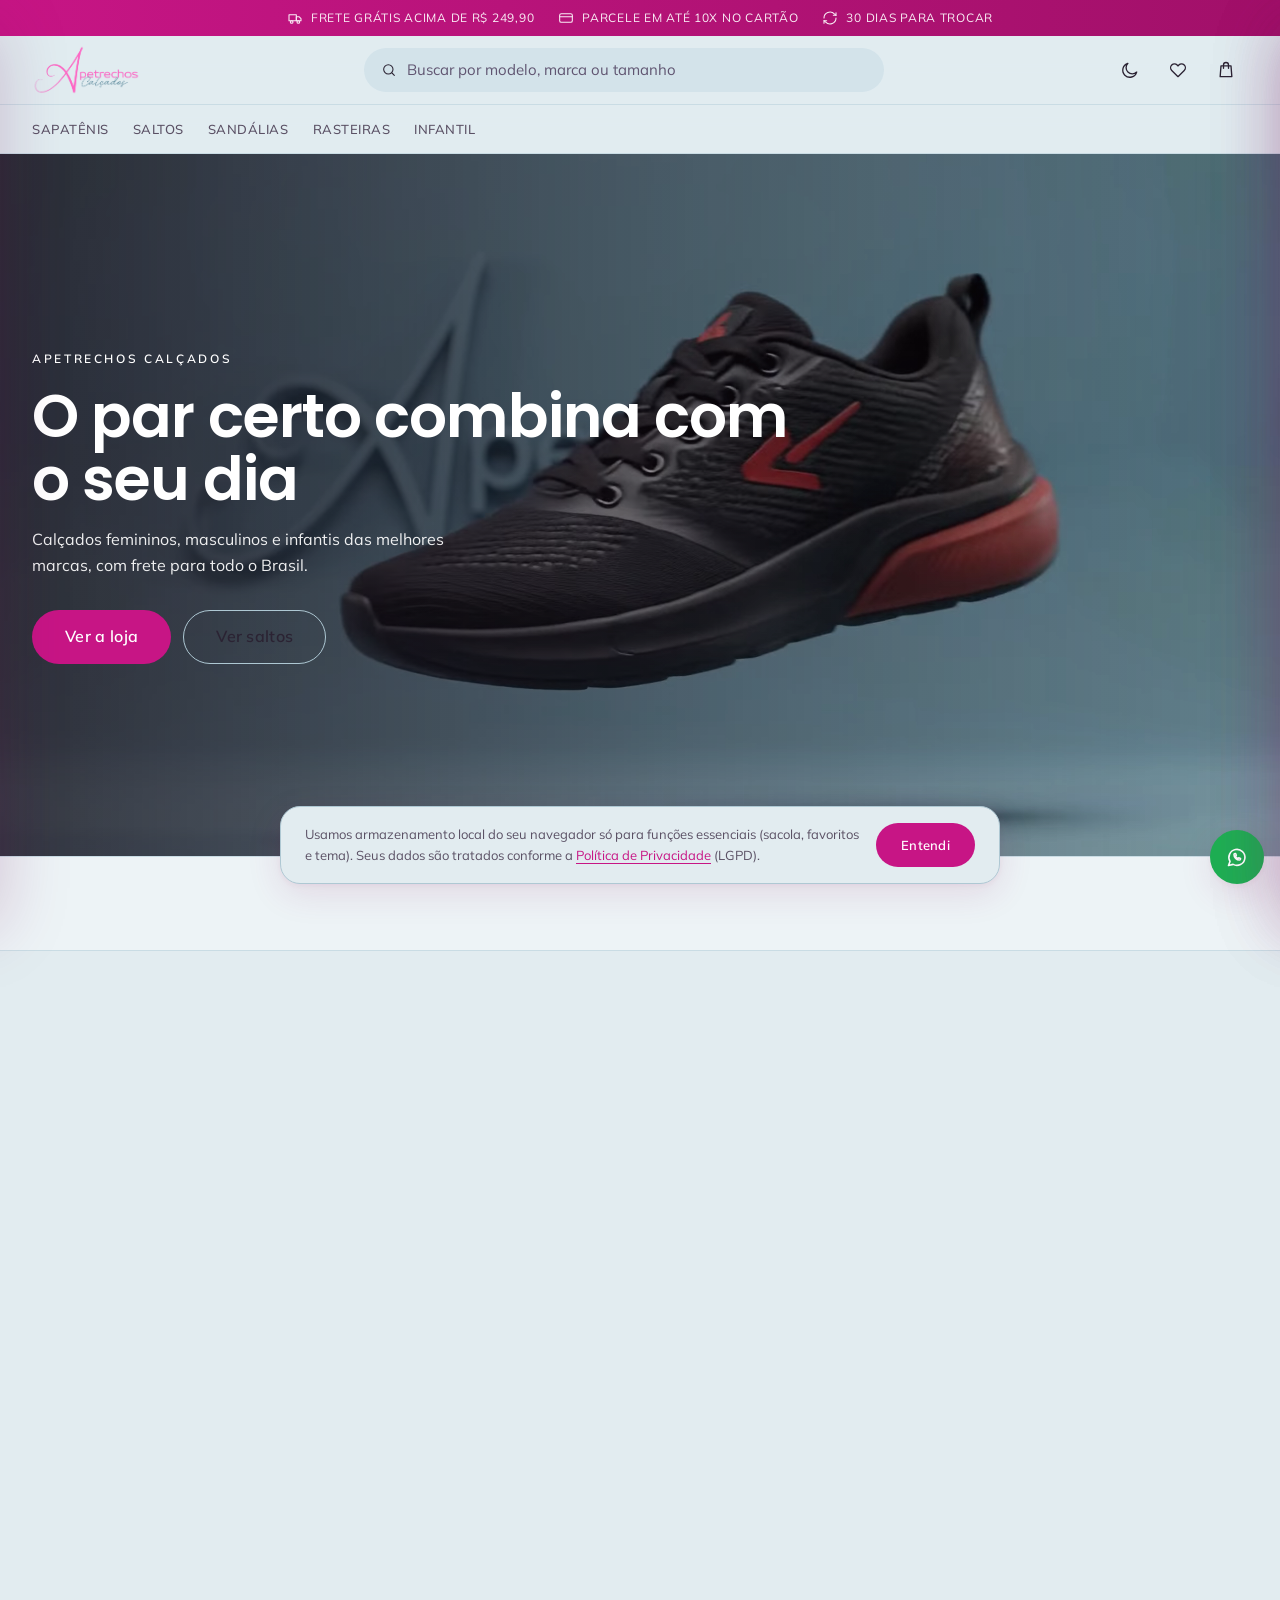
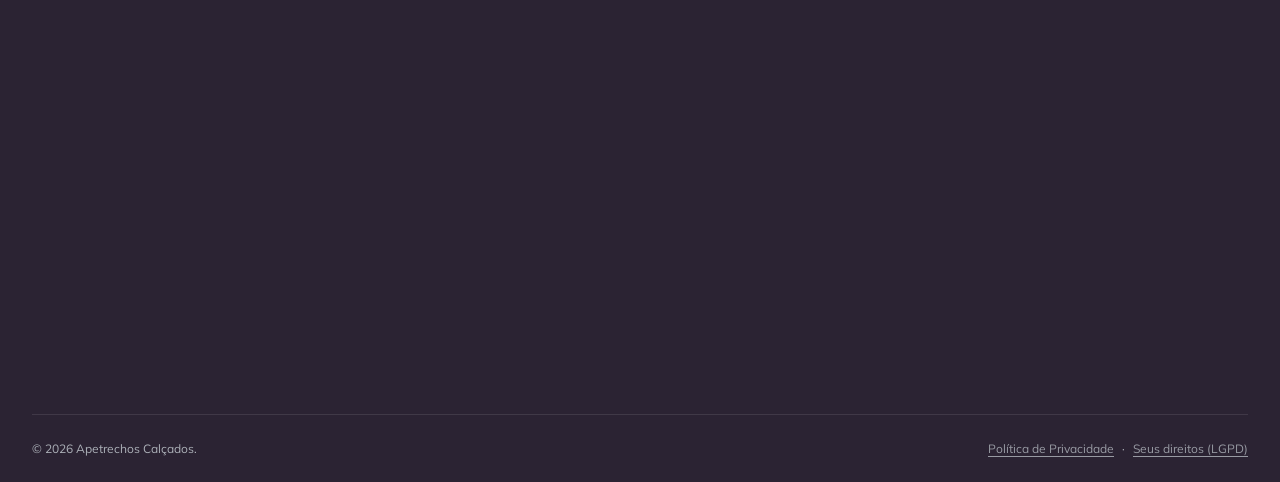
<file: index.html>
<!DOCTYPE html>
<html lang="pt-BR">
<head>
  <meta charset="UTF-8">
  <meta name="viewport" content="width=device-width, initial-scale=1">
  <title>Apetrechos Calçados, Conforto e estilo em um só lugar</title>
  <meta name="description" content="Loja online de calçados femininos, masculinos e infantis: tênis, sapatênis, saltos, sandálias e rasteiras das melhores marcas. Frete grátis acima de R$ 249,90 e parcelamento no cartão.">
  <meta name="theme-color" content="#FF66C4">
  <link rel="icon" href="assets/img/favicon.png">
  <link rel="preconnect" href="https://fonts.googleapis.com">
  <link rel="preconnect" href="https://fonts.gstatic.com" crossorigin>
  <link href="https://fonts.googleapis.com/css2?family=Poppins:wght@300;400;500;600;700&family=Mulish:wght@300;400;500;600;700&family=Parisienne&display=swap" rel="stylesheet">
  <link rel="stylesheet" href="assets/css/styles.css">
</head>
<body data-page="index.html">
  <a class="skip-link" href="#main">Ir para o conteúdo principal</a>
  <div id="header"></div>

  <main id="main">
    <!-- Hero (vídeo) ----------------------------------------------------->
    <section class="hero-video" aria-label="Apetrechos Calçados">
      <video class="hero-video-media" autoplay muted loop playsinline preload="auto" aria-hidden="true">
        <source src="assets/video/hero-apetrechos.webm" type="video/webm">
      </video>
      <div class="hero-video-scrim"></div>
      <div class="container hero-video-content">
        <p class="hero-eyebrow">Apetrechos Calçados</p>
        <h1 class="hero-title">O par certo combina com o seu dia</h1>
        <p class="hero-text">Calçados femininos, masculinos e infantis das melhores marcas, com frete para todo o Brasil.</p>
        <div class="hero-cta">
          <a class="btn btn-lg" href="categoria.html">Ver a loja</a>
          <a class="btn btn-outline btn-lg" href="categoria.html?c=saltos">Ver saltos</a>
        </div>
      </div>
    </section>

    <!-- Benefícios -------------------------------------------------------->
    <section class="benefits" aria-label="Vantagens da loja">
      <div class="container">
        <div class="benefits-grid" id="benefits"></div>
      </div>
    </section>

    <!-- Atalho por tamanho ------------------------------------------------->
    <section class="section-tight container">
      <div class="panel" style="display:flex;flex-wrap:wrap;gap:16px;align-items:center;justify-content:space-between">
        <div>
          <p class="section-eyebrow" style="margin-bottom:4px">Atalho inteligente</p>
          <h3 style="font-size:var(--fs-lg)">Já sabe seu número? Filtre a vitrine inteira</h3>
        </div>
        <div class="size-picker" id="home-sizes"></div>
      </div>
    </section>

    <!-- Novidades ---------------------------------------------------------->
    <section class="section container">
      <div class="section-head">
        <div>
          <p class="section-eyebrow">Acabou de chegar</p>
          <h2 class="section-title">Novidades da estação</h2>
        </div>
        <a class="section-link" href="categoria.html">Ver tudo</a>
      </div>
      <div class="rail" id="rail-new"></div>
    </section>

    <!-- Editorial ---------------------------------------------------------->
    <section class="section container">
      <div class="editorial">
        <article class="edit-card">
          <div>
            <p class="section-eyebrow" style="color:rgba(255,255,255,.7)">Seleção da vitrine</p>
            <h3>Vizzano: elegância que abraça o pé</h3>
            <p>Sandálias de salto alto e meia-pata com o acabamento e o conforto que são a assinatura da Vizzano. Para arrasar sem abrir mão do conforto.</p>
            <a class="btn btn-ink" href="categoria.html?c=saltos">Ver saltos</a>
          </div>
        </article>
        <article class="edit-card alt">
          <div>
            <p class="section-eyebrow" style="color:rgba(255,255,255,.7)">Para eles</p>
            <h3>Sapatênis de couro</h3>
            <p>Pegada e Strike com couro legítimo e solado confortável, do trabalho ao fim de semana.</p>
            <a class="btn btn-ink" href="categoria.html?c=sapatenis">Ver sapatênis</a>
          </div>
        </article>
      </div>
    </section>

    <!-- Mais vendidos ------------------------------------------------------>
    <section class="section container">
      <div class="section-head">
        <div>
          <p class="section-eyebrow">Do 25 ao 33</p>
          <h2 class="section-title">Para os pequenos</h2>
        </div>
        <a class="section-link" href="categoria.html?c=infantil">Ver infantil</a>
      </div>
      <div class="rail" id="rail-best"></div>
    </section>

    <!-- Newsletter --------------------------------------------------------->
    <section class="newsletter">
      <div class="container">
        <div class="newsletter-inner">
          <div>
            <p class="section-eyebrow">Novidades</p>
            <h2 class="section-title">Lançamentos e reposições primeiro</h2>
            <p class="text-muted" style="margin-top:12px;max-width:46ch">
              Acompanhe a loja no Instagram ou fale com a gente no WhatsApp para saber quando chega a sua numeração.
            </p>
          </div>
          <div style="display:flex;gap:12px;flex-wrap:wrap">
            <a class="btn btn-lg" href="https://www.instagram.com/loja.apetrechos/" target="_blank" rel="noopener">Seguir no Instagram</a>
            <a class="btn btn-outline btn-lg" href="https://wa.me/5527992968656?text=Ol%C3%A1!%20Quero%20receber%20novidades%20da%20Apetrechos." target="_blank" rel="noopener">Chamar no WhatsApp</a>
          </div>
        </div>
      </div>
    </section>
  </main>

  <div id="footer"></div>
  <div id="drawers"></div>

  <script src="assets/js/data.js"></script>
  <script src="assets/js/imagery.js"></script>
  <script src="assets/js/app.js"></script>
  <script src="assets/js/home.js"></script>
  <script src="assets/js/demo-agent.js"></script>
</body>
</html>
</file>
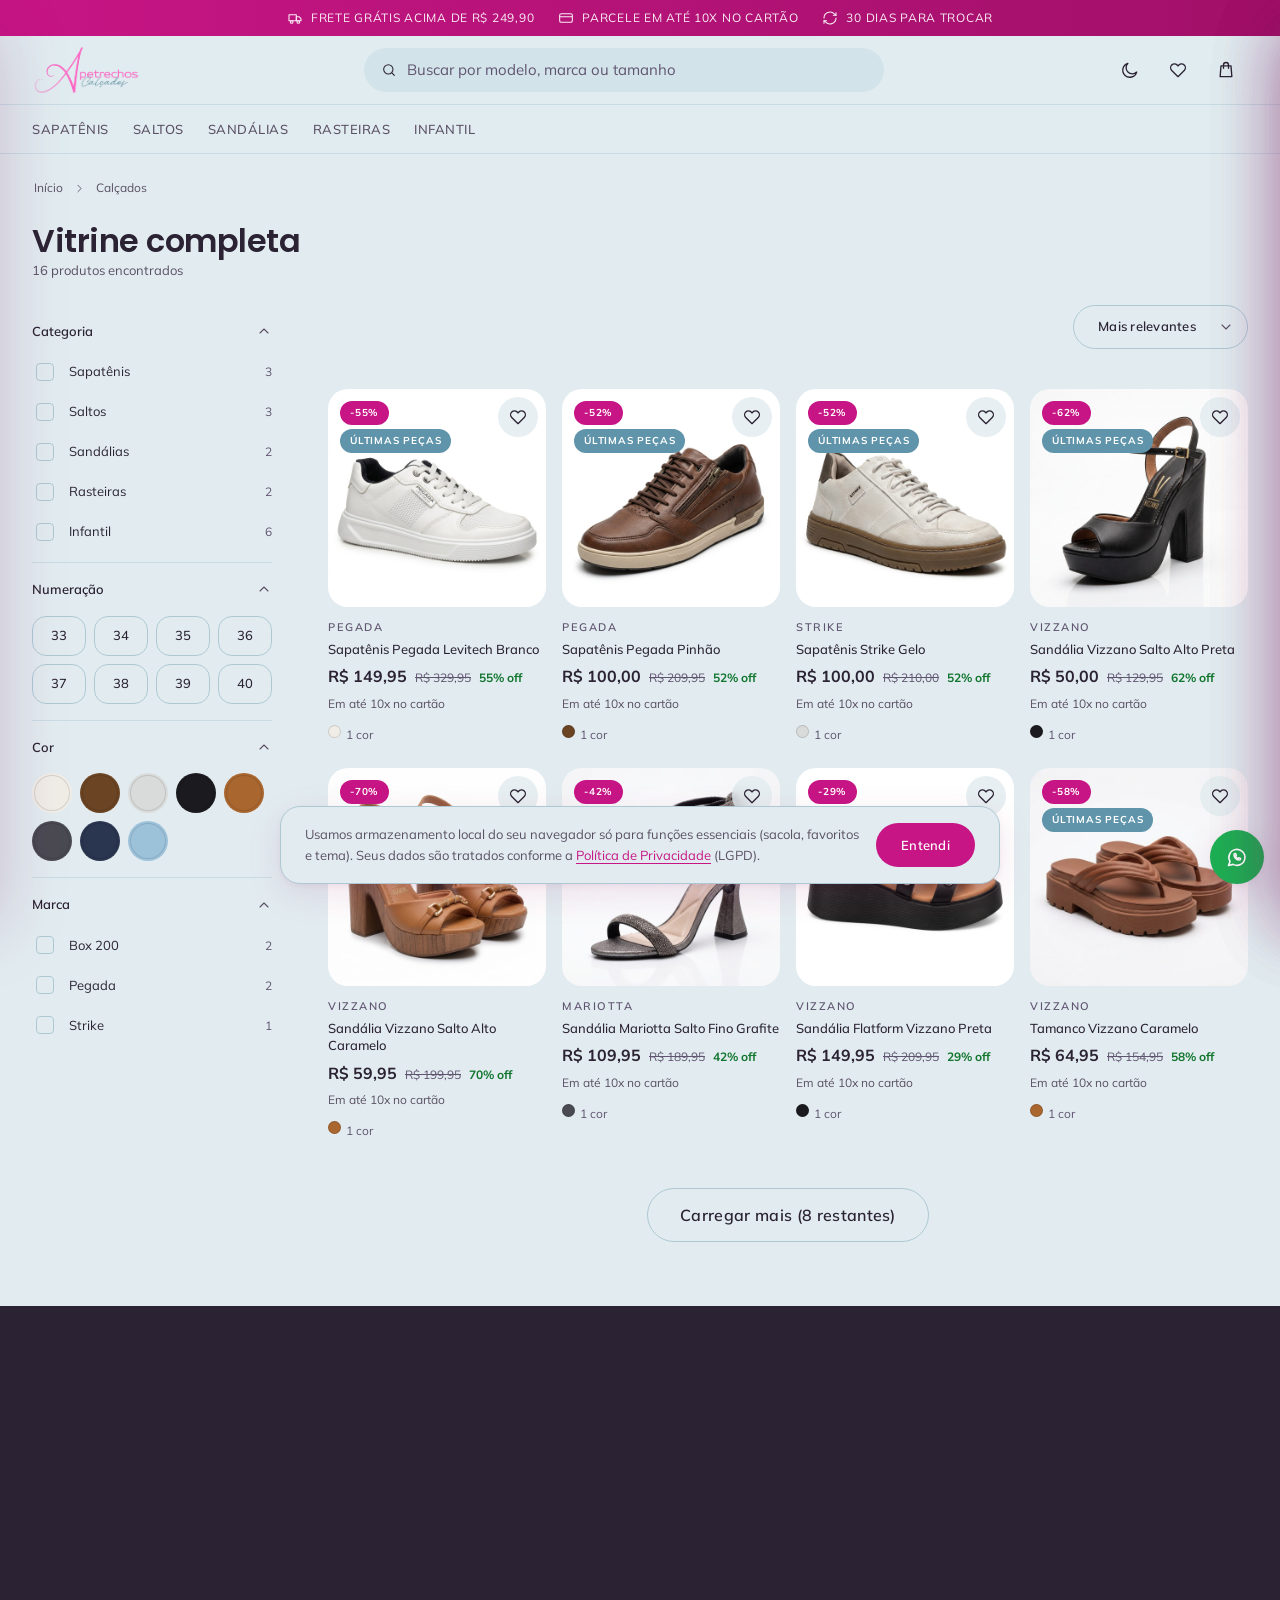
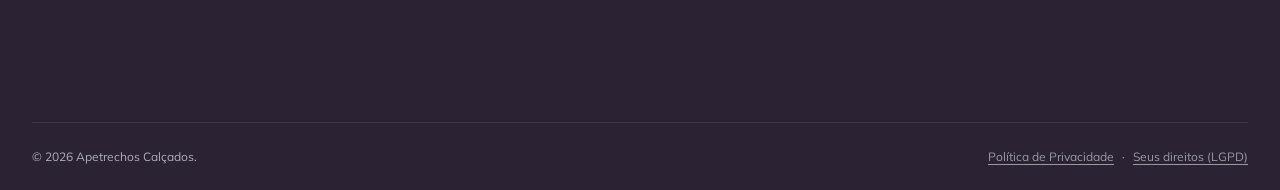
<file: categoria.html>
<!DOCTYPE html>
<html lang="pt-BR">
<head>
  <meta charset="UTF-8">
  <meta name="viewport" content="width=device-width, initial-scale=1">
  <title>Vitrine, Apetrechos Calçados</title>
  <meta name="description" content="Explore a vitrine completa de calçados femininos: filtre por categoria, numeração, cor, marca e faixa de preço.">
  <meta name="theme-color" content="#FF66C4">
  <link rel="icon" href="assets/img/favicon.png">
  <link rel="preconnect" href="https://fonts.googleapis.com">
  <link rel="preconnect" href="https://fonts.gstatic.com" crossorigin>
  <link href="https://fonts.googleapis.com/css2?family=Poppins:wght@300;400;500;600;700&family=Mulish:wght@300;400;500;600;700&family=Parisienne&display=swap" rel="stylesheet">
  <link rel="stylesheet" href="assets/css/styles.css">
</head>
<body data-page="categoria.html">
  <a class="skip-link" href="#main">Ir para o conteúdo principal</a>
  <div id="header"></div>

  <main id="main" class="container">
    <nav class="breadcrumb" aria-label="Você está em" id="breadcrumb"></nav>

    <header class="plp-head">
      <div>
        <h1 class="section-title" id="plp-title">Vitrine</h1>
        <p class="plp-count" id="plp-count" aria-live="polite"></p>
      </div>
    </header>

    <div class="plp-layout">
      <!-- Filtros (desktop) --------------------------------------------->
      <aside class="filters" id="filters-desktop" aria-label="Filtros"></aside>

      <!-- Resultados ----------------------------------------------------->
      <section aria-label="Produtos">
        <div class="toolbar">
          <button class="btn btn-outline filter-fab" type="button" data-open-drawer="drawer-filters">
            <svg class="icon icon-sm" viewBox="0 0 24 24" fill="none" stroke="currentColor" stroke-linecap="round"><path d="M4 6h16M7 12h10M10 18h4"/></svg>
            Filtrar
          </button>
          <div class="select-wrap" style="margin-left:auto">
            <label class="sr-only" for="sort">Ordenar por</label>
            <select id="sort" class="btn btn-outline" style="border-radius:var(--r-full)">
              <option value="relevance">Mais relevantes</option>
              <option value="price-asc">Menor preço</option>
              <option value="price-desc">Maior preço</option>
              <option value="discount">Maior desconto</option>
              <option value="rating">Melhor avaliados</option>
            </select>
            <svg class="icon icon-sm" viewBox="0 0 24 24" fill="none" stroke="currentColor" stroke-linecap="round"><path d="m6 9 6 6 6-6"/></svg>
          </div>
        </div>

        <div class="active-filters" id="active-filters"></div>
        <div class="grid-products is-wide" id="plp-grid"></div>
        <div class="pagination" id="plp-more"></div>
      </section>
    </div>
  </main>

  <div id="footer"></div>
  <div id="drawers"></div>

  <script src="assets/js/data.js"></script>
  <script src="assets/js/imagery.js"></script>
  <script src="assets/js/app.js"></script>
  <script src="assets/js/plp.js"></script>
  <script src="assets/js/demo-agent.js"></script>
</body>
</html>
</file>
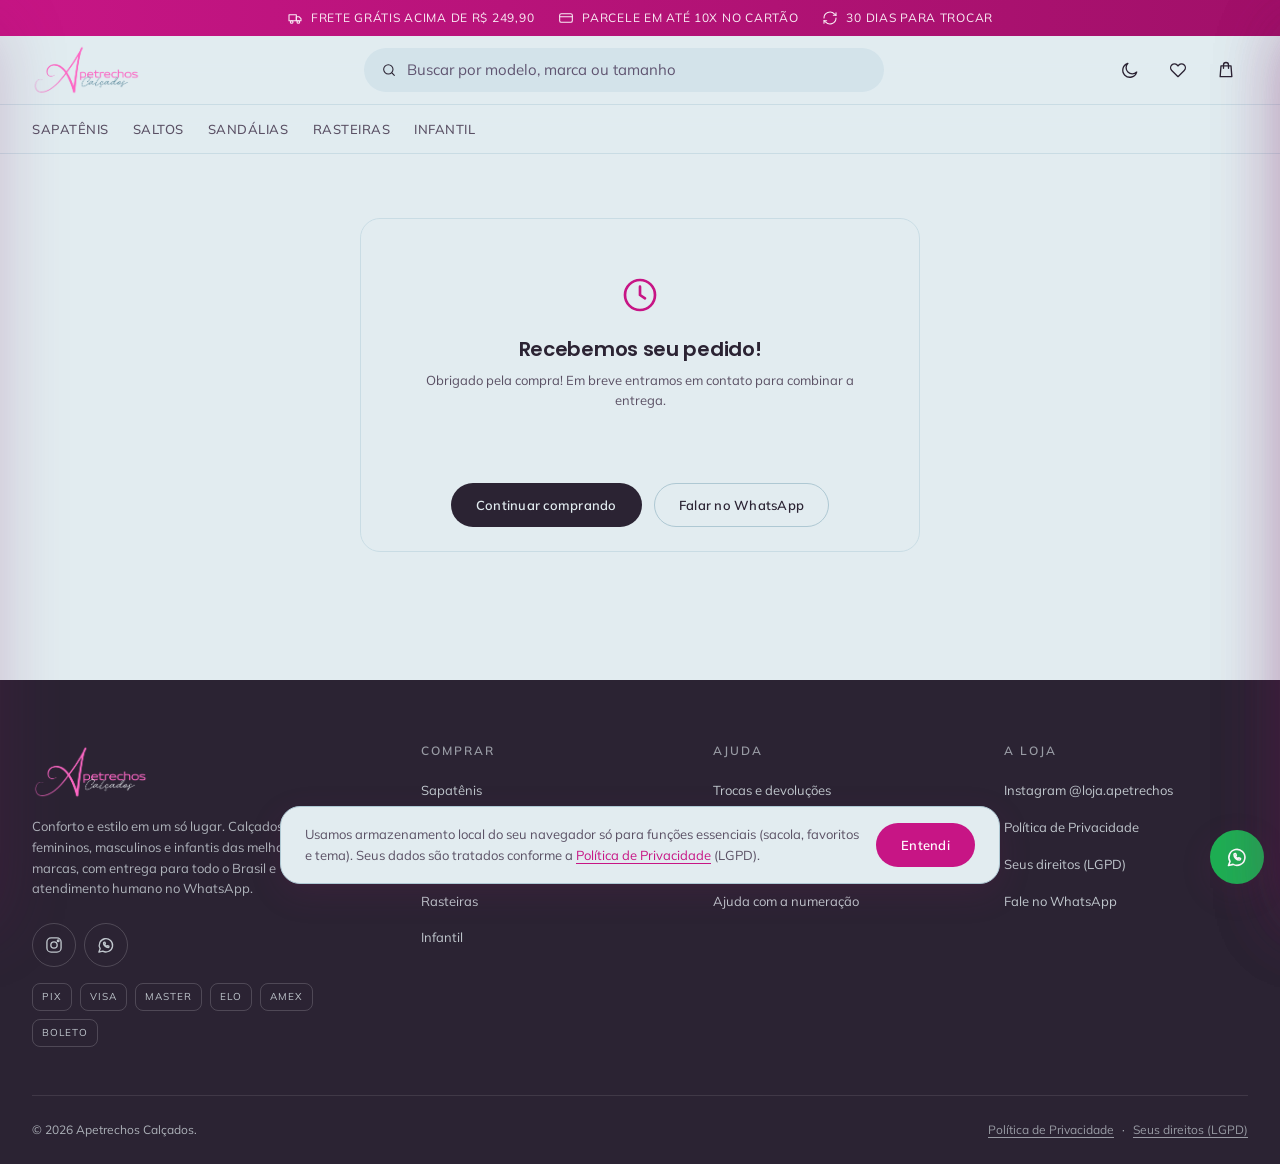
<file: pedido.html>
<!DOCTYPE html>
<html lang="pt-BR">
<head>
  <meta charset="UTF-8">
  <meta name="viewport" content="width=device-width, initial-scale=1">
  <title>Seu pedido, Apetrechos Calçados</title>
  <meta name="description" content="Acompanhe o status do seu pedido na Apetrechos Calçados.">
  <meta name="theme-color" content="#FF66C4">
  <meta name="robots" content="noindex">
  <link rel="icon" href="assets/img/favicon.png">
  <link rel="preconnect" href="https://fonts.googleapis.com">
  <link rel="preconnect" href="https://fonts.gstatic.com" crossorigin>
  <link href="https://fonts.googleapis.com/css2?family=Poppins:wght@300;400;500;600;700&family=Mulish:wght@300;400;500;600;700&family=Parisienne&display=swap" rel="stylesheet">
  <link rel="stylesheet" href="assets/css/styles.css">
</head>
<body data-page="pedido.html">
  <a class="skip-link" href="#main">Ir para o conteúdo principal</a>
  <div id="header"></div>

  <main id="main" class="container section">
    <div class="panel" style="max-width:560px;margin-inline:auto;text-align:center">
      <div id="order-status">
        <div class="empty-state" style="padding-block:var(--sp-6)">
          <svg class="icon icon-lg" viewBox="0 0 24 24" fill="none" stroke="currentColor" stroke-linecap="round" stroke-linejoin="round" style="color:var(--primary)"><circle cx="12" cy="12" r="9"/><path d="M12 7v5l3 2"/></svg>
          <h3 style="margin-top:var(--sp-4)">Recebemos seu pedido!</h3>
          <p class="text-muted" id="order-msg">Estamos confirmando o pagamento…</p>
          <p id="order-ref" class="text-muted" style="font-size:var(--fs-xs);margin-top:8px"></p>
        </div>
      </div>
      <div style="display:flex;gap:12px;flex-wrap:wrap;justify-content:center;margin-top:var(--sp-4)">
        <a class="btn btn-ink" href="categoria.html">Continuar comprando</a>
        <a class="btn btn-outline" id="order-wa" href="#" target="_blank" rel="noopener">Falar no WhatsApp</a>
      </div>
    </div>
  </main>

  <div id="footer"></div>
  <div id="drawers"></div>

  <script src="assets/js/data.js"></script>
  <script src="assets/js/imagery.js"></script>
  <script src="assets/js/app.js"></script>
  <script src="assets/js/demo-agent.js"></script>
  <script>
    (function () {
      var ref = new URLSearchParams(location.search).get('ref') || '';
      var refEl = document.getElementById('order-ref');
      var msgEl = document.getElementById('order-msg');
      var statusEl = document.getElementById('order-status');
      document.getElementById('order-wa').href = 'https://wa.me/' + CONFIG.whatsapp;
      if (ref) refEl.textContent = 'Código do pedido: ' + ref;

      // O pedido foi criado no servidor, esvazia a sacola para não duplicar.
      try { Store.clear(); localStorage.removeItem('apx.coupon.v1'); } catch (e) {}

      var api = (CONFIG.checkoutApi || '').replace(/\/$/, '');
      if (!api || !ref) {
        msgEl.textContent = 'Obrigado pela compra! Em breve entramos em contato para combinar a entrega.';
        return;
      }

      var tries = 0;
      function paidView() {
        statusEl.innerHTML =
          '<div class="empty-state" style="padding-block:var(--sp-6)">'
          + '<svg class="icon icon-lg" viewBox="0 0 24 24" fill="none" stroke="currentColor" stroke-linecap="round" stroke-linejoin="round" style="color:var(--success)"><circle cx="12" cy="12" r="9"/><path d="m8 12 3 3 5-6"/></svg>'
          + '<h3 style="margin-top:var(--sp-4)">Pagamento confirmado! 🎉</h3>'
          + '<p class="text-muted">Seu pedido está sendo preparado. Você recebe o código de rastreio assim que ele for postado.</p>'
          + '<p class="text-muted" style="font-size:var(--fs-xs);margin-top:8px">Código do pedido: ' + ref + '</p></div>';
      }
      function poll() {
        fetch(api + '/order/' + encodeURIComponent(ref))
          .then(function (r) { return r.ok ? r.json() : null; })
          .then(function (d) {
            if (d && d.status === 'paid') { paidView(); return; }
            if (++tries < 20) { setTimeout(poll, 3000); }
            else { msgEl.textContent = 'Assim que o pagamento for confirmado, seu pedido entra em preparação. Qualquer dúvida, chame no WhatsApp.'; }
          })
          .catch(function () { if (++tries < 20) setTimeout(poll, 4000); });
      }
      poll();
    })();
  </script>
</body>
</html>
</file>
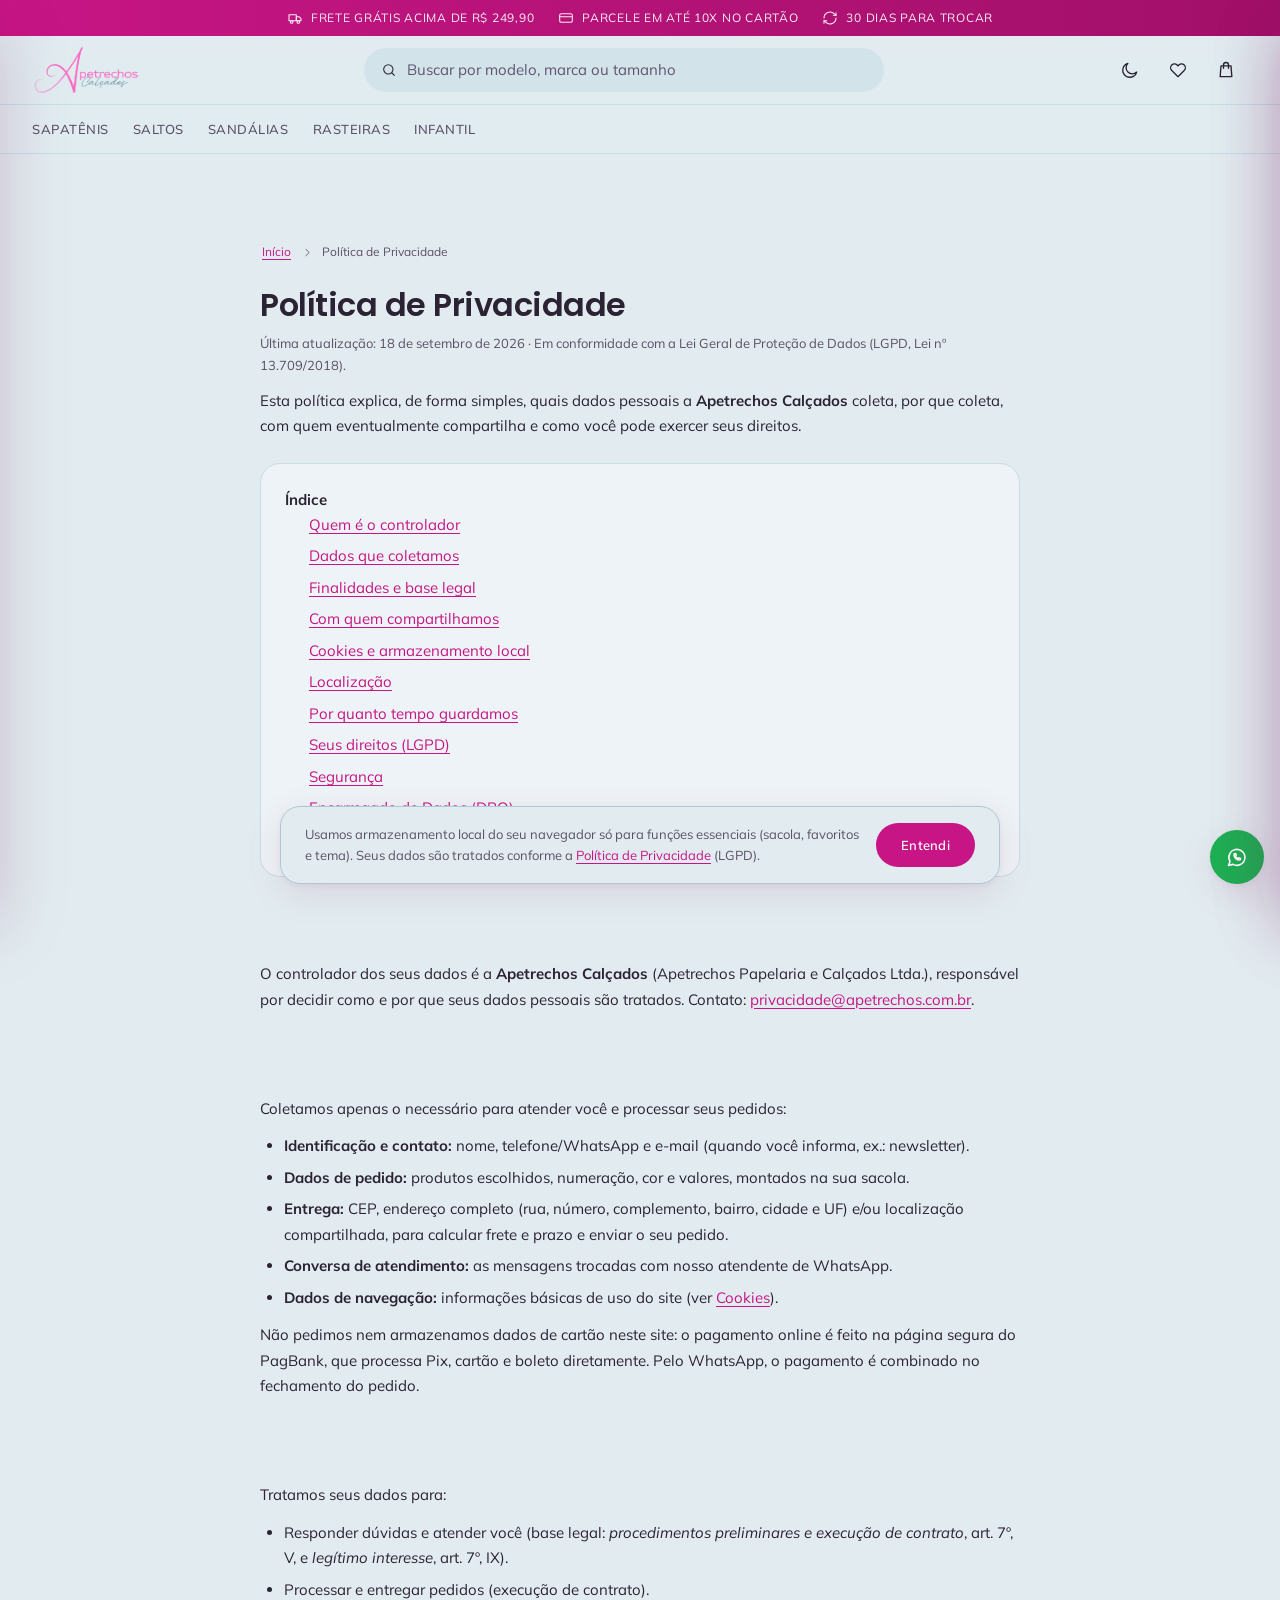
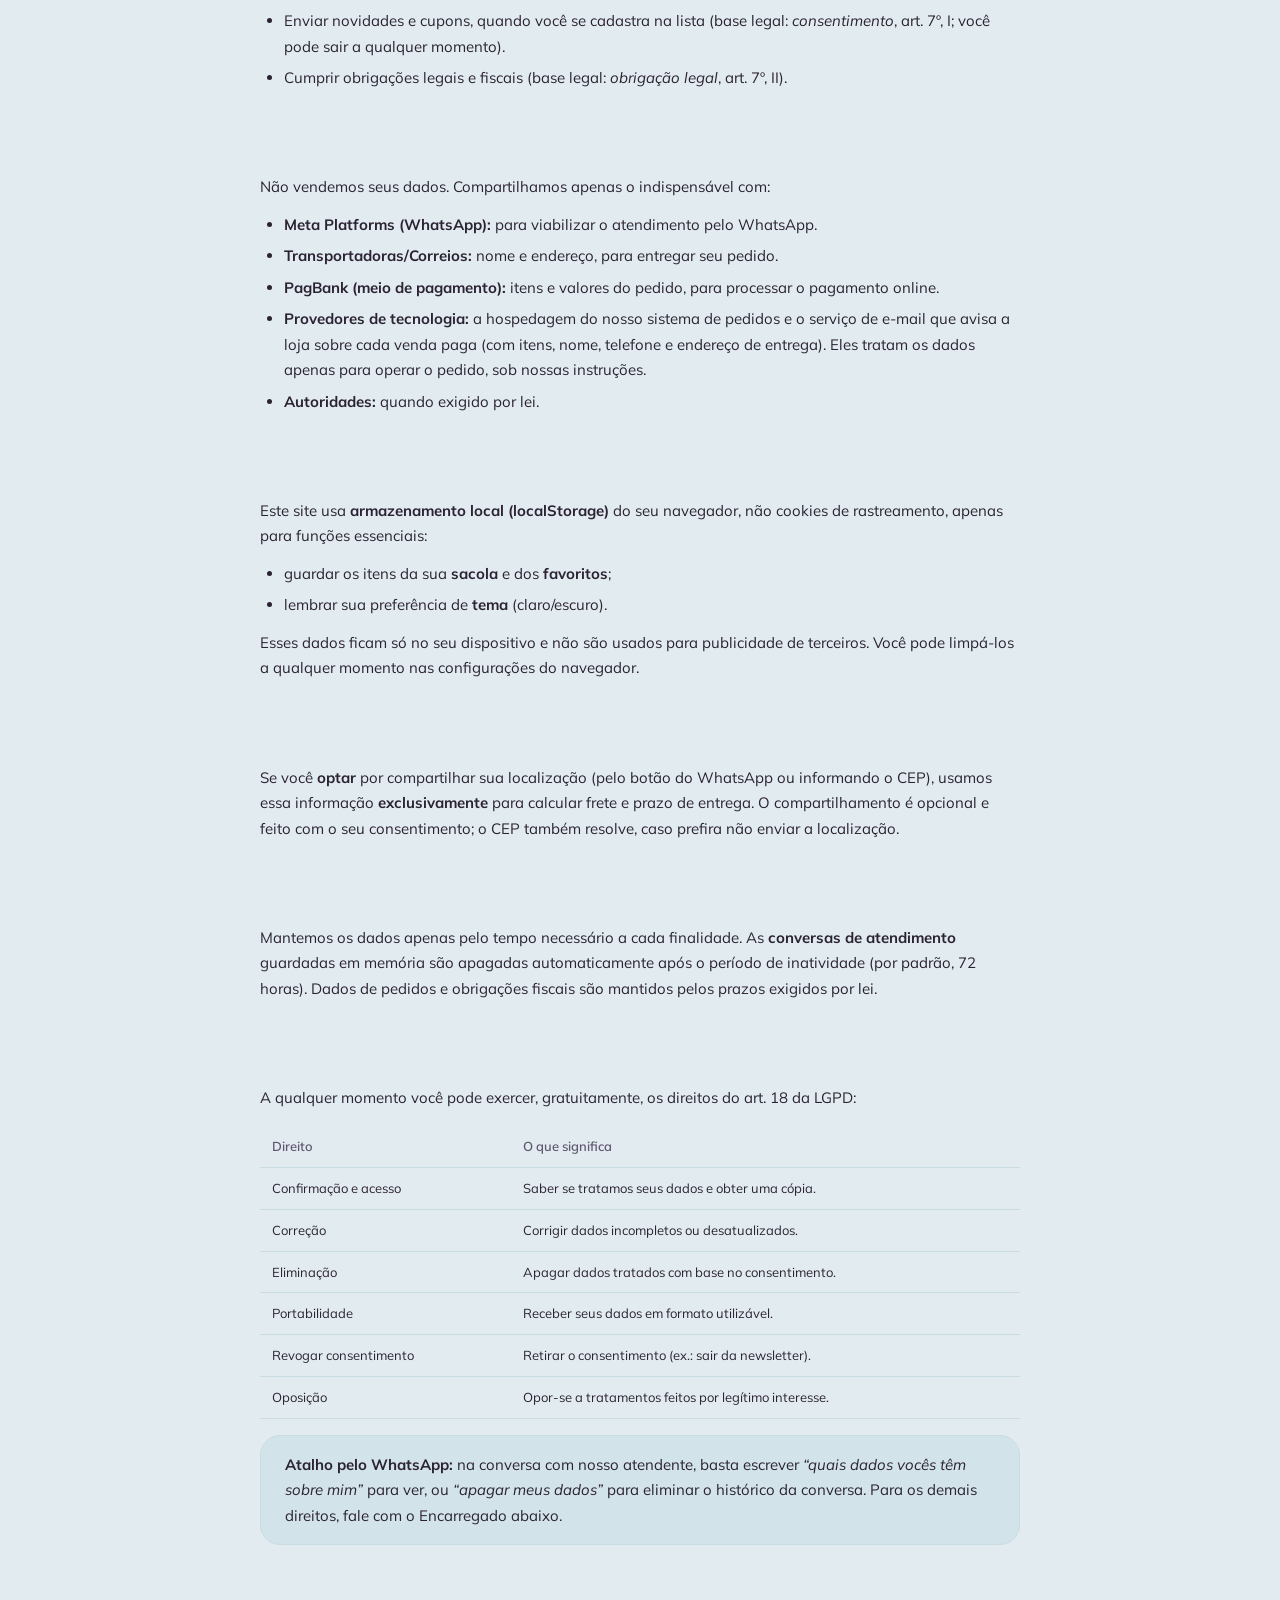
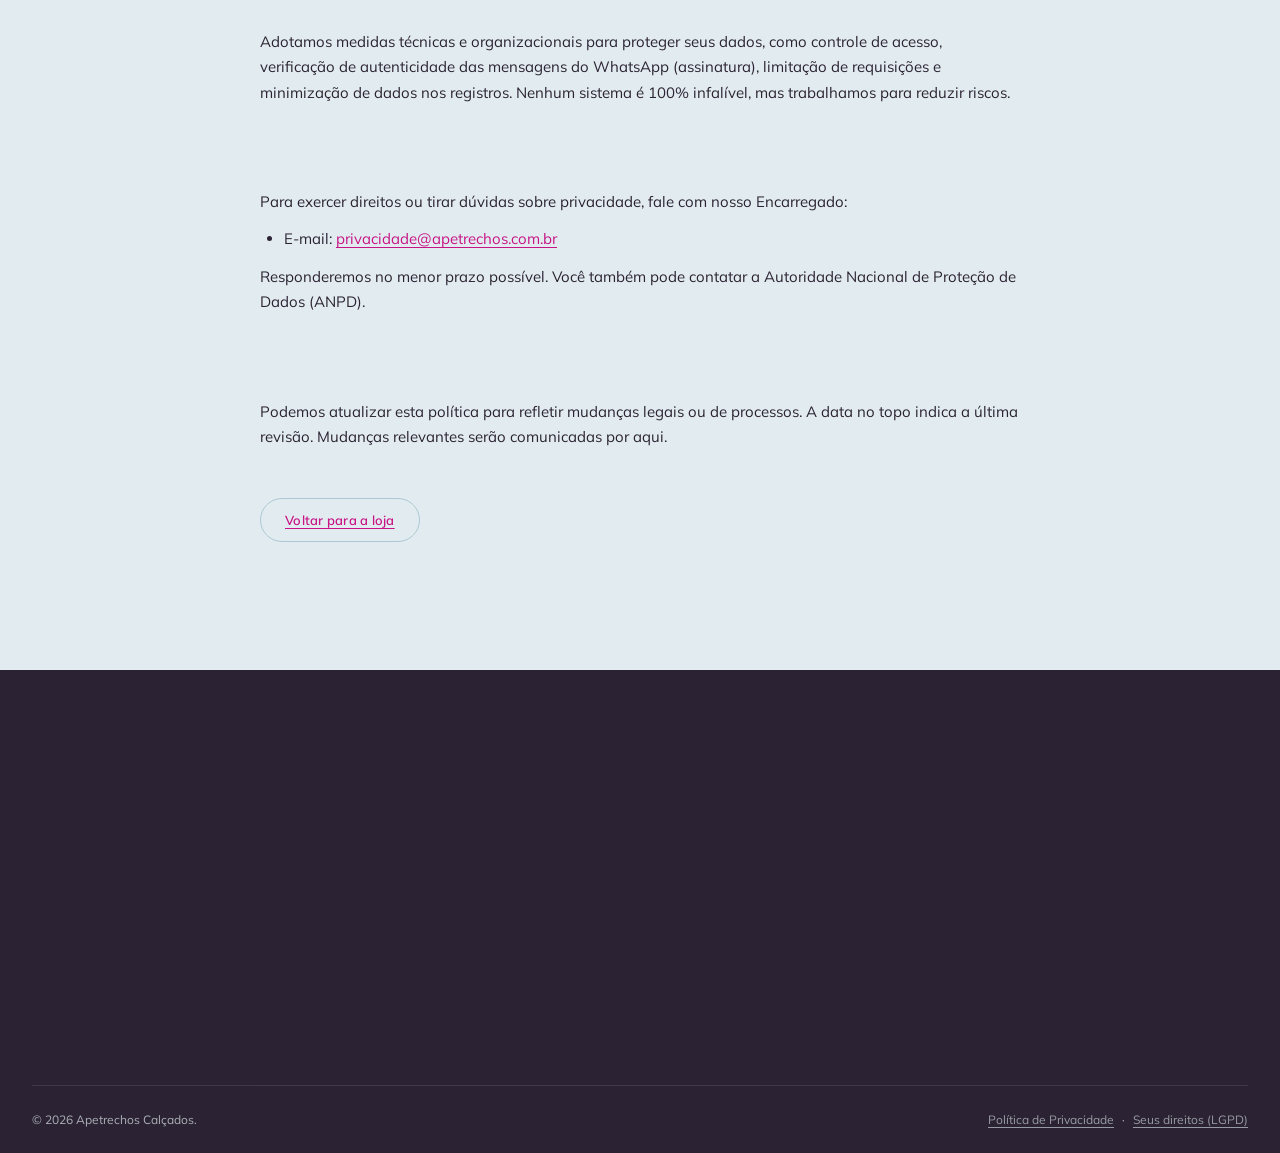
<file: privacy.html>
<!DOCTYPE html>
<html lang="pt-BR">
<head>
  <meta charset="UTF-8">
  <meta name="viewport" content="width=device-width, initial-scale=1">
  <title>Política de Privacidade, Apetrechos Calçados</title>
  <meta name="description" content="Política de Privacidade da Apetrechos Calçados, em conformidade com a LGPD (Lei 13.709/2018): dados coletados, finalidades, direitos do titular e contato do Encarregado.">
  <meta name="theme-color" content="#FF66C4">
  <link rel="icon" href="assets/img/favicon.png">
  <link rel="preconnect" href="https://fonts.googleapis.com">
  <link rel="preconnect" href="https://fonts.gstatic.com" crossorigin>
  <link href="https://fonts.googleapis.com/css2?family=Poppins:wght@300;400;500;600;700&family=Mulish:wght@300;400;500;600;700&family=Parisienne&display=swap" rel="stylesheet">
  <link rel="stylesheet" href="assets/css/styles.css">
  <style>
    .legal { max-width: 760px; margin-inline: auto; }
    .legal h1 { font-size: clamp(1.75rem, 4vw, var(--fs-2xl)); }
    .legal .updated { color: var(--fg-muted); font-size: var(--fs-sm); margin-top: var(--sp-2); }
    .legal h2 { font-size: var(--fs-lg); margin-top: var(--sp-7); scroll-margin-top: 120px; }
    .legal h3 { font-size: var(--fs-md); margin-top: var(--sp-5); }
    .legal p, .legal li { color: var(--fg); font-size: var(--fs-base); line-height: 1.7; }
    .legal p { margin-top: var(--sp-3); }
    .legal ul { margin-top: var(--sp-3); padding-left: var(--sp-5); list-style: disc; display: flex; flex-direction: column; gap: 6px; }
    .legal a { color: var(--primary); text-decoration: underline; text-underline-offset: 3px; }
    .legal .toc { background: var(--surface); border: 1px solid var(--border); border-radius: var(--r-lg); padding: var(--sp-5); margin-top: var(--sp-5); }
    .legal .toc ol { padding-left: var(--sp-5); display: flex; flex-direction: column; gap: 6px; }
    .legal .callout { background: var(--surface-2); border: 1px solid var(--border); border-radius: var(--r-lg); padding: var(--sp-4) var(--sp-5); margin-top: var(--sp-4); }
    .legal table.rights { width: 100%; border-collapse: collapse; margin-top: var(--sp-4); font-size: var(--fs-sm); }
    .legal table.rights th, .legal table.rights td { text-align: left; padding: 10px 12px; border-bottom: 1px solid var(--border); vertical-align: top; }
    .legal table.rights th { font-weight: 600; color: var(--fg-subtle); }
  </style>
</head>
<body data-page="privacy.html">
  <a class="skip-link" href="#main">Ir para o conteúdo principal</a>
  <div id="header"></div>

  <main id="main" class="container section">
    <article class="legal">
      <nav class="breadcrumb" aria-label="Você está em">
        <a href="index.html">Início</a>
        <svg class="icon" viewBox="0 0 24 24" fill="none" stroke="currentColor" stroke-linecap="round"><path d="m9 6 6 6-6 6"/></svg>
        <span aria-current="page">Política de Privacidade</span>
      </nav>

      <h1>Política de Privacidade</h1>
      <p class="updated">Última atualização: 18 de setembro de 2026 · Em conformidade com a Lei Geral de Proteção de Dados (LGPD, Lei nº 13.709/2018).</p>

      <p>Esta política explica, de forma simples, quais dados pessoais a <strong>Apetrechos Calçados</strong> coleta, por que coleta, com quem eventualmente compartilha e como você pode exercer seus direitos.</p>

      <div class="toc">
        <strong>Índice</strong>
        <ol>
          <li><a href="#controlador">Quem é o controlador</a></li>
          <li><a href="#dados">Dados que coletamos</a></li>
          <li><a href="#finalidades">Finalidades e base legal</a></li>
          <li><a href="#compartilhamento">Com quem compartilhamos</a></li>
          <li><a href="#cookies">Cookies e armazenamento local</a></li>
          <li><a href="#localizacao">Localização</a></li>
          <li><a href="#retencao">Por quanto tempo guardamos</a></li>
          <li><a href="#direitos">Seus direitos (LGPD)</a></li>
          <li><a href="#seguranca">Segurança</a></li>
          <li><a href="#encarregado">Encarregado de Dados (DPO)</a></li>
          <li><a href="#alteracoes">Alterações</a></li>
        </ol>
      </div>

      <h2 id="controlador">1. Quem é o controlador</h2>
      <p>O controlador dos seus dados é a <strong>Apetrechos Calçados</strong> (Apetrechos Papelaria e Calçados Ltda.), responsável por decidir como e por que seus dados pessoais são tratados. Contato: <a href="mailto:privacidade@apetrechos.com.br">privacidade@apetrechos.com.br</a>.</p>

      <h2 id="dados">2. Dados que coletamos</h2>
      <p>Coletamos apenas o necessário para atender você e processar seus pedidos:</p>
      <ul>
        <li><strong>Identificação e contato:</strong> nome, telefone/WhatsApp e e-mail (quando você informa, ex.: newsletter).</li>
        <li><strong>Dados de pedido:</strong> produtos escolhidos, numeração, cor e valores, montados na sua sacola.</li>
        <li><strong>Entrega:</strong> CEP, endereço completo (rua, número, complemento, bairro, cidade e UF) e/ou localização compartilhada, para calcular frete e prazo e enviar o seu pedido.</li>
        <li><strong>Conversa de atendimento:</strong> as mensagens trocadas com nosso atendente de WhatsApp.</li>
        <li><strong>Dados de navegação:</strong> informações básicas de uso do site (ver <a href="#cookies">Cookies</a>).</li>
      </ul>
      <p>Não pedimos nem armazenamos dados de cartão neste site: o pagamento online é feito na página segura do PagBank, que processa Pix, cartão e boleto diretamente. Pelo WhatsApp, o pagamento é combinado no fechamento do pedido.</p>

      <h2 id="finalidades">3. Finalidades e base legal</h2>
      <p>Tratamos seus dados para:</p>
      <ul>
        <li>Responder dúvidas e atender você (base legal: <em>procedimentos preliminares e execução de contrato</em>, art. 7º, V, e <em>legítimo interesse</em>, art. 7º, IX).</li>
        <li>Processar e entregar pedidos (execução de contrato).</li>
        <li>Enviar novidades e cupons, quando você se cadastra na lista (base legal: <em>consentimento</em>, art. 7º, I; você pode sair a qualquer momento).</li>
        <li>Cumprir obrigações legais e fiscais (base legal: <em>obrigação legal</em>, art. 7º, II).</li>
      </ul>

      <h2 id="compartilhamento">4. Com quem compartilhamos</h2>
      <p>Não vendemos seus dados. Compartilhamos apenas o indispensável com:</p>
      <ul>
        <li><strong>Meta Platforms (WhatsApp):</strong> para viabilizar o atendimento pelo WhatsApp.</li>
        <li><strong>Transportadoras/Correios:</strong> nome e endereço, para entregar seu pedido.</li>
        <li><strong>PagBank (meio de pagamento):</strong> itens e valores do pedido, para processar o pagamento online.</li>
        <li><strong>Provedores de tecnologia:</strong> a hospedagem do nosso sistema de pedidos e o serviço de e-mail que avisa a loja sobre cada venda paga (com itens, nome, telefone e endereço de entrega). Eles tratam os dados apenas para operar o pedido, sob nossas instruções.</li>
        <li><strong>Autoridades:</strong> quando exigido por lei.</li>
      </ul>

      <h2 id="cookies">5. Cookies e armazenamento local</h2>
      <p>Este site usa <strong>armazenamento local (localStorage)</strong> do seu navegador, não cookies de rastreamento, apenas para funções essenciais:</p>
      <ul>
        <li>guardar os itens da sua <strong>sacola</strong> e dos <strong>favoritos</strong>;</li>
        <li>lembrar sua preferência de <strong>tema</strong> (claro/escuro).</li>
      </ul>
      <p>Esses dados ficam só no seu dispositivo e não são usados para publicidade de terceiros. Você pode limpá-los a qualquer momento nas configurações do navegador.</p>

      <h2 id="localizacao">6. Localização</h2>
      <p>Se você <strong>optar</strong> por compartilhar sua localização (pelo botão do WhatsApp ou informando o CEP), usamos essa informação <strong>exclusivamente</strong> para calcular frete e prazo de entrega. O compartilhamento é opcional e feito com o seu consentimento; o CEP também resolve, caso prefira não enviar a localização.</p>

      <h2 id="retencao">7. Por quanto tempo guardamos</h2>
      <p>Mantemos os dados apenas pelo tempo necessário a cada finalidade. As <strong>conversas de atendimento</strong> guardadas em memória são apagadas automaticamente após o período de inatividade (por padrão, 72 horas). Dados de pedidos e obrigações fiscais são mantidos pelos prazos exigidos por lei.</p>

      <h2 id="direitos">8. Seus direitos (LGPD)</h2>
      <p>A qualquer momento você pode exercer, gratuitamente, os direitos do art. 18 da LGPD:</p>
      <div style="overflow-x:auto">
      <table class="rights">
        <thead><tr><th>Direito</th><th>O que significa</th></tr></thead>
        <tbody>
          <tr><td>Confirmação e acesso</td><td>Saber se tratamos seus dados e obter uma cópia.</td></tr>
          <tr><td>Correção</td><td>Corrigir dados incompletos ou desatualizados.</td></tr>
          <tr><td>Eliminação</td><td>Apagar dados tratados com base no consentimento.</td></tr>
          <tr><td>Portabilidade</td><td>Receber seus dados em formato utilizável.</td></tr>
          <tr><td>Revogar consentimento</td><td>Retirar o consentimento (ex.: sair da newsletter).</td></tr>
          <tr><td>Oposição</td><td>Opor-se a tratamentos feitos por legítimo interesse.</td></tr>
        </tbody>
      </table>
      </div>
      <div class="callout">
        <p style="margin:0"><strong>Atalho pelo WhatsApp:</strong> na conversa com nosso atendente, basta escrever <em>“quais dados vocês têm sobre mim”</em> para ver, ou <em>“apagar meus dados”</em> para eliminar o histórico da conversa. Para os demais direitos, fale com o Encarregado abaixo.</p>
      </div>

      <h2 id="seguranca">9. Segurança</h2>
      <p>Adotamos medidas técnicas e organizacionais para proteger seus dados, como controle de acesso, verificação de autenticidade das mensagens do WhatsApp (assinatura), limitação de requisições e minimização de dados nos registros. Nenhum sistema é 100% infalível, mas trabalhamos para reduzir riscos.</p>

      <h2 id="encarregado">10. Encarregado de Dados (DPO)</h2>
      <p>Para exercer direitos ou tirar dúvidas sobre privacidade, fale com nosso Encarregado:</p>
      <ul>
        <li>E-mail: <a href="mailto:privacidade@apetrechos.com.br">privacidade@apetrechos.com.br</a></li>
      </ul>
      <p>Responderemos no menor prazo possível. Você também pode contatar a Autoridade Nacional de Proteção de Dados (ANPD).</p>

      <h2 id="alteracoes">11. Alterações</h2>
      <p>Podemos atualizar esta política para refletir mudanças legais ou de processos. A data no topo indica a última revisão. Mudanças relevantes serão comunicadas por aqui.</p>

      <p style="margin-top:var(--sp-7)"><a class="btn btn-outline" href="index.html">Voltar para a loja</a></p>
    </article>
  </main>

  <div id="footer"></div>
  <div id="drawers"></div>

  <script src="assets/js/data.js"></script>
  <script src="assets/js/imagery.js"></script>
  <script src="assets/js/app.js"></script>
  <script src="assets/js/demo-agent.js"></script>
</body>
</html>
</file>
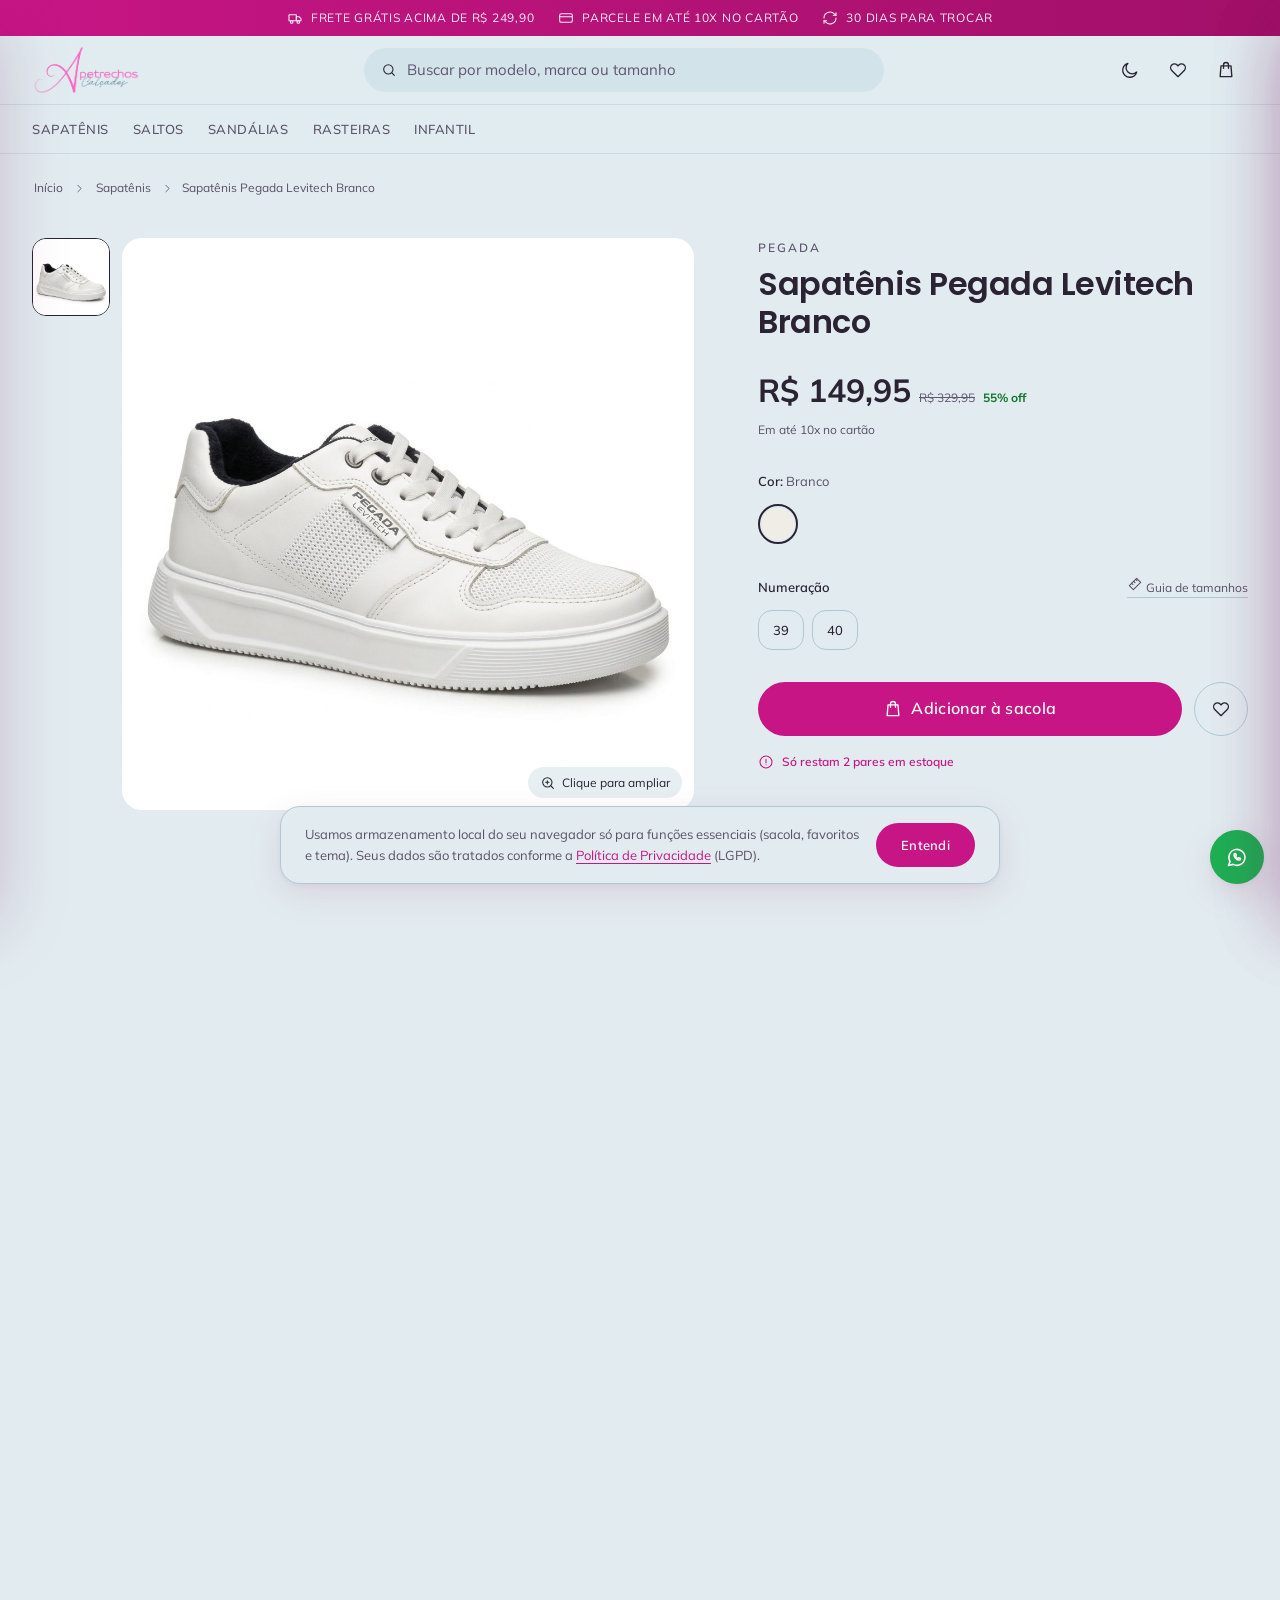
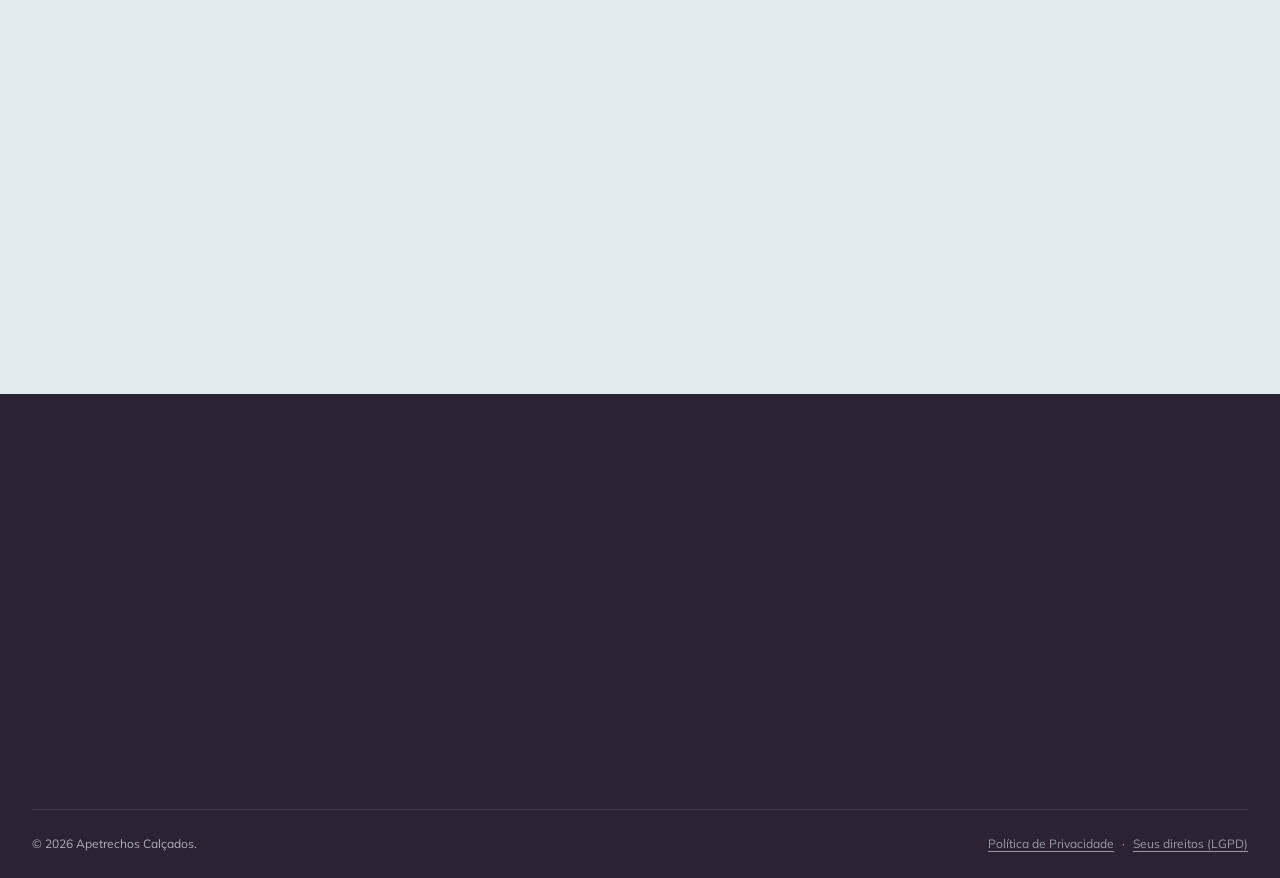
<file: produto.html>
<!DOCTYPE html>
<html lang="pt-BR">
<head>
  <meta charset="UTF-8">
  <meta name="viewport" content="width=device-width, initial-scale=1">
  <title>Produto, Apetrechos Calçados</title>
  <meta name="description" content="Detalhes do produto, numeração disponível, cores, prazo de entrega e política de troca.">
  <meta name="theme-color" content="#FF66C4">
  <link rel="icon" href="assets/img/favicon.png">
  <link rel="preconnect" href="https://fonts.googleapis.com">
  <link rel="preconnect" href="https://fonts.gstatic.com" crossorigin>
  <link href="https://fonts.googleapis.com/css2?family=Poppins:wght@300;400;500;600;700&family=Mulish:wght@300;400;500;600;700&family=Parisienne&display=swap" rel="stylesheet">
  <link rel="stylesheet" href="assets/css/styles.css">
</head>
<body data-page="produto.html">
  <a class="skip-link" href="#main">Ir para o conteúdo principal</a>
  <div id="header"></div>

  <main id="main" class="container">
    <nav class="breadcrumb" aria-label="Você está em" id="breadcrumb"></nav>
    <div class="pdp" id="pdp"></div>

    <section class="section" aria-label="Produtos relacionados">
      <div class="section-head">
        <div>
          <p class="section-eyebrow">Combina com</p>
          <h2 class="section-title">Quem viu esse, levou esses</h2>
        </div>
      </div>
      <div class="rail" id="related"></div>
    </section>
  </main>

  <div id="footer"></div>
  <div id="drawers"></div>

  <script src="assets/js/data.js"></script>
  <script src="assets/js/imagery.js"></script>
  <script src="assets/js/app.js"></script>
  <script src="assets/js/pdp.js"></script>
  <script src="assets/js/demo-agent.js"></script>
</body>
</html>
</file>
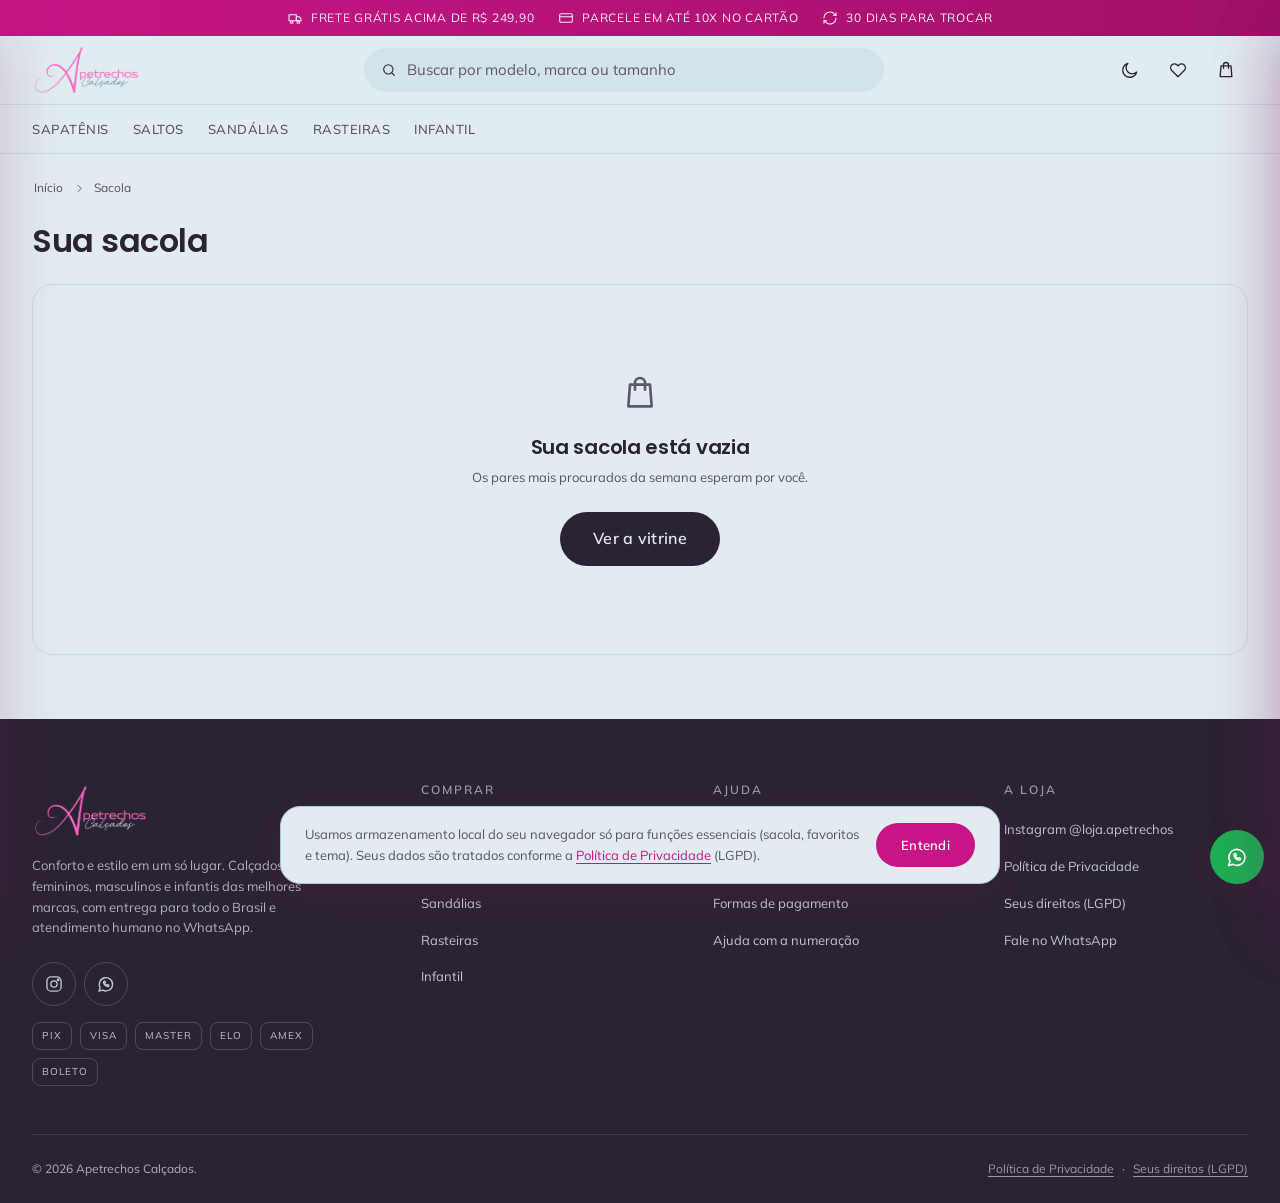
<file: sacola.html>
<!DOCTYPE html>
<html lang="pt-BR">
<head>
  <meta charset="UTF-8">
  <meta name="viewport" content="width=device-width, initial-scale=1">
  <title>Sua sacola, Apetrechos Calçados</title>
  <meta name="description" content="Revise os itens da sua sacola e finalize o pedido online ou pelo WhatsApp.">
  <meta name="theme-color" content="#FF66C4">
  <link rel="icon" href="assets/img/favicon.png">
  <link rel="preconnect" href="https://fonts.googleapis.com">
  <link rel="preconnect" href="https://fonts.gstatic.com" crossorigin>
  <link href="https://fonts.googleapis.com/css2?family=Poppins:wght@300;400;500;600;700&family=Mulish:wght@300;400;500;600;700&family=Parisienne&display=swap" rel="stylesheet">
  <link rel="stylesheet" href="assets/css/styles.css">
</head>
<body data-page="sacola.html">
  <a class="skip-link" href="#main">Ir para o conteúdo principal</a>
  <div id="header"></div>

  <main id="main" class="container">
    <nav class="breadcrumb" aria-label="Você está em">
      <a href="index.html">Início</a>
      <svg class="icon" viewBox="0 0 24 24" fill="none" stroke="currentColor" stroke-linecap="round"><path d="m9 6 6 6-6 6"/></svg>
      <span aria-current="page">Sacola</span>
    </nav>

    <h1 class="section-title" style="margin-bottom:8px">Sua sacola</h1>
    <p class="plp-count" id="cart-summary-line" aria-live="polite"></p>

    <div class="cart-layout" id="cart-layout"></div>
  </main>

  <div id="footer"></div>
  <div id="drawers"></div>

  <script src="assets/js/data.js"></script>
  <script src="assets/js/imagery.js"></script>
  <script src="assets/js/app.js"></script>
  <script src="assets/js/cart.js"></script>
  <script src="assets/js/demo-agent.js"></script>
</body>
</html>
</file>
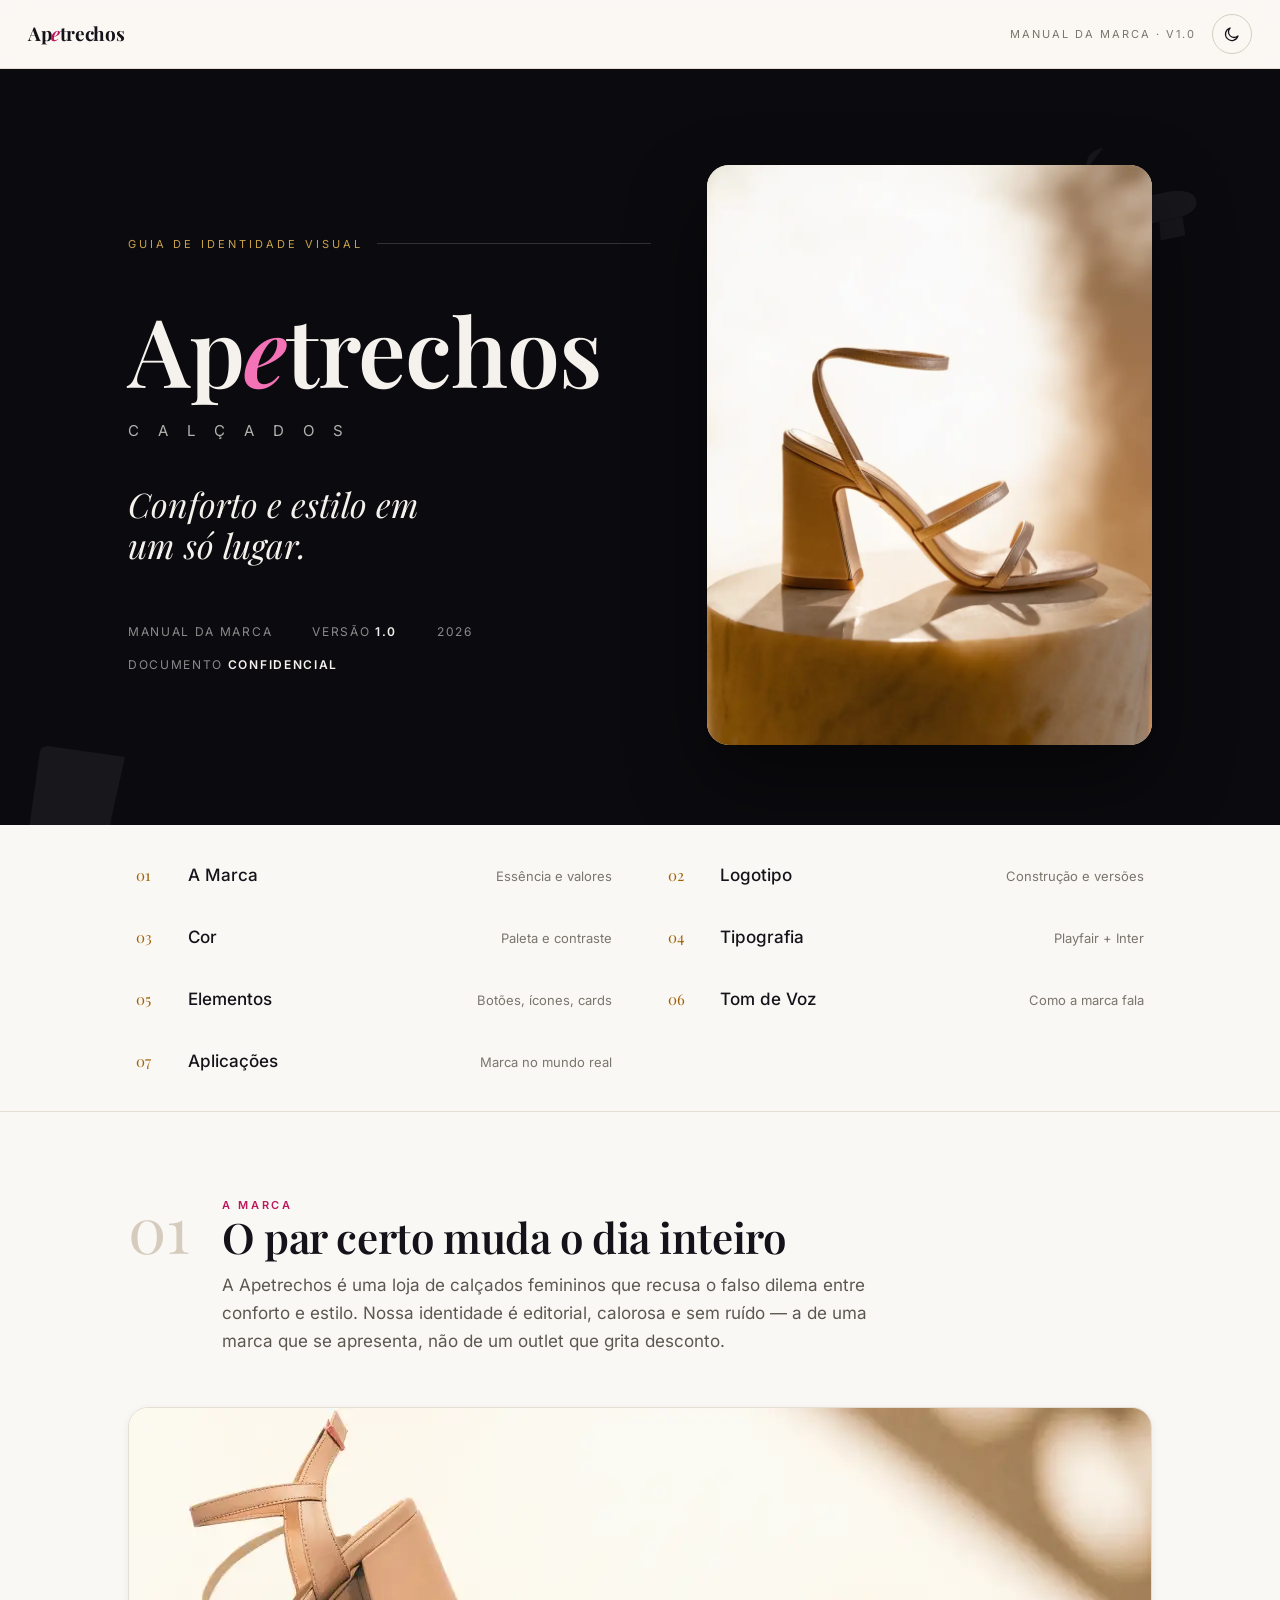
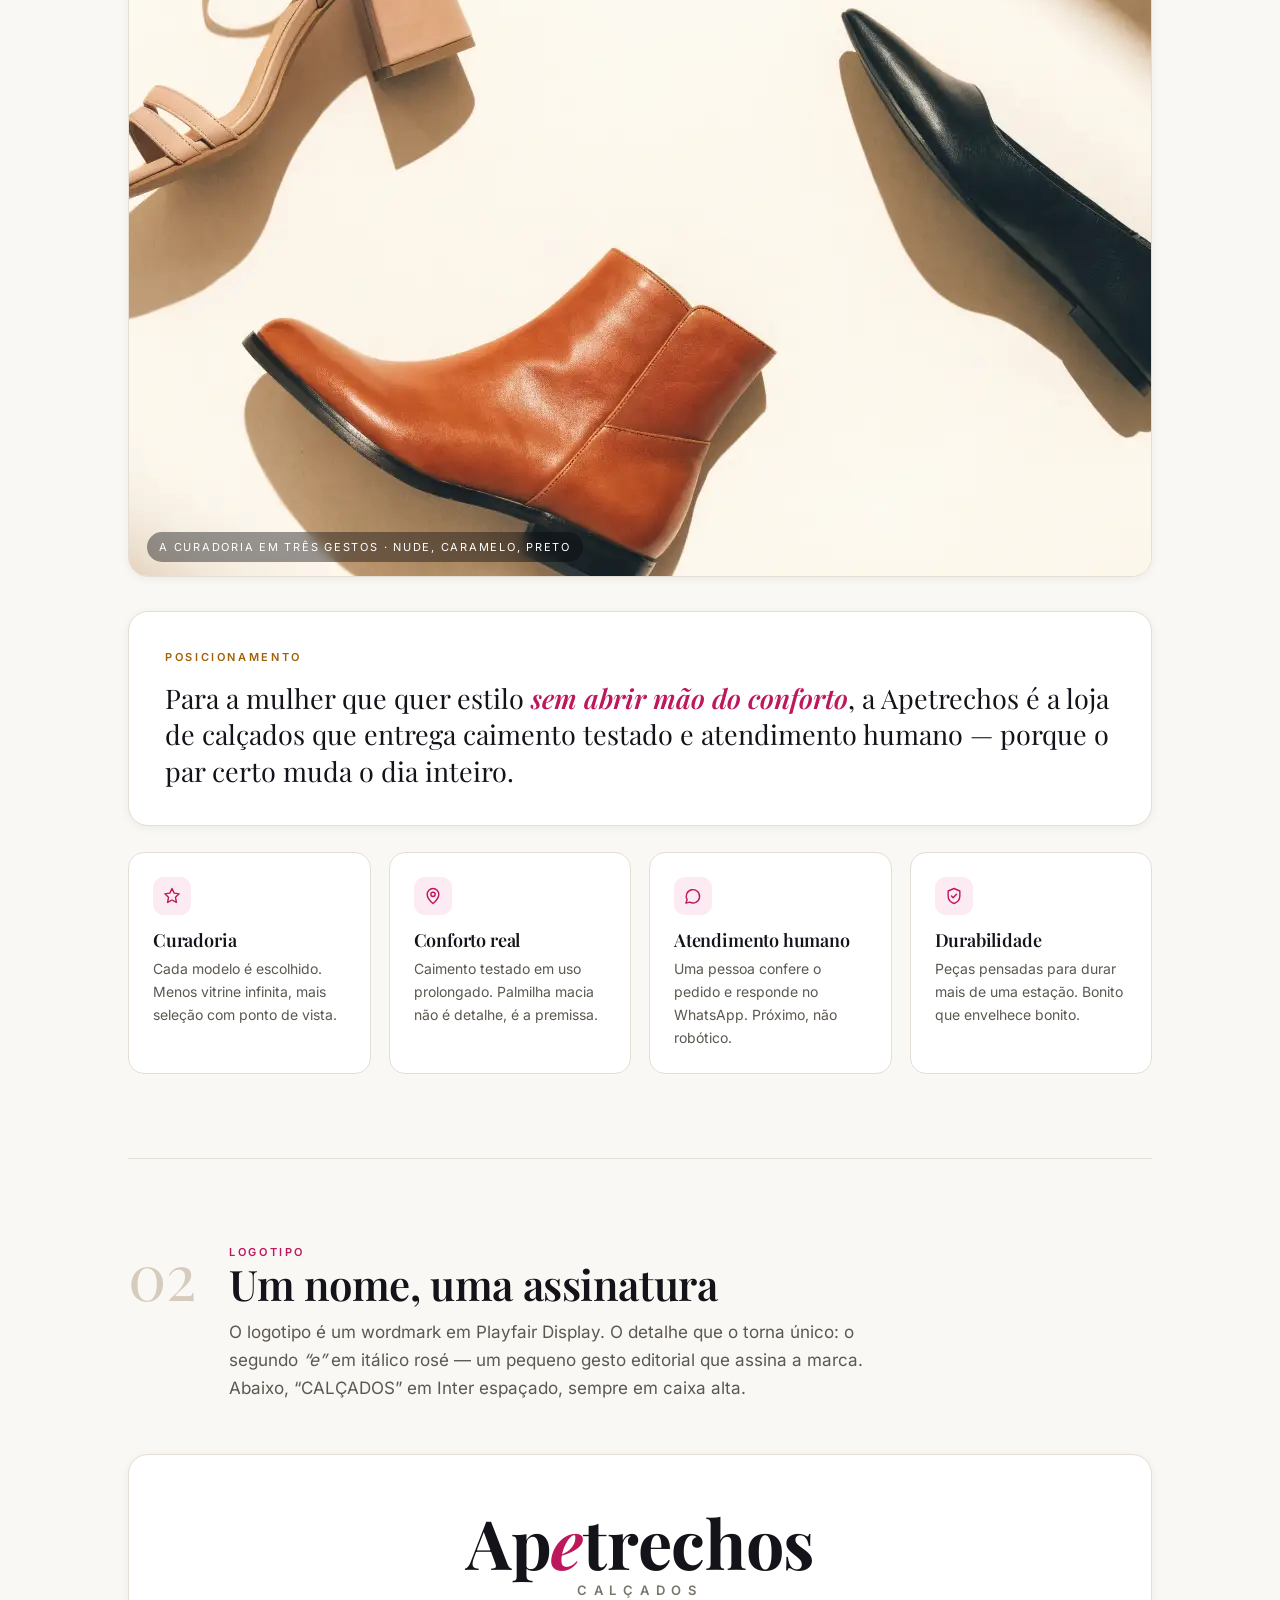
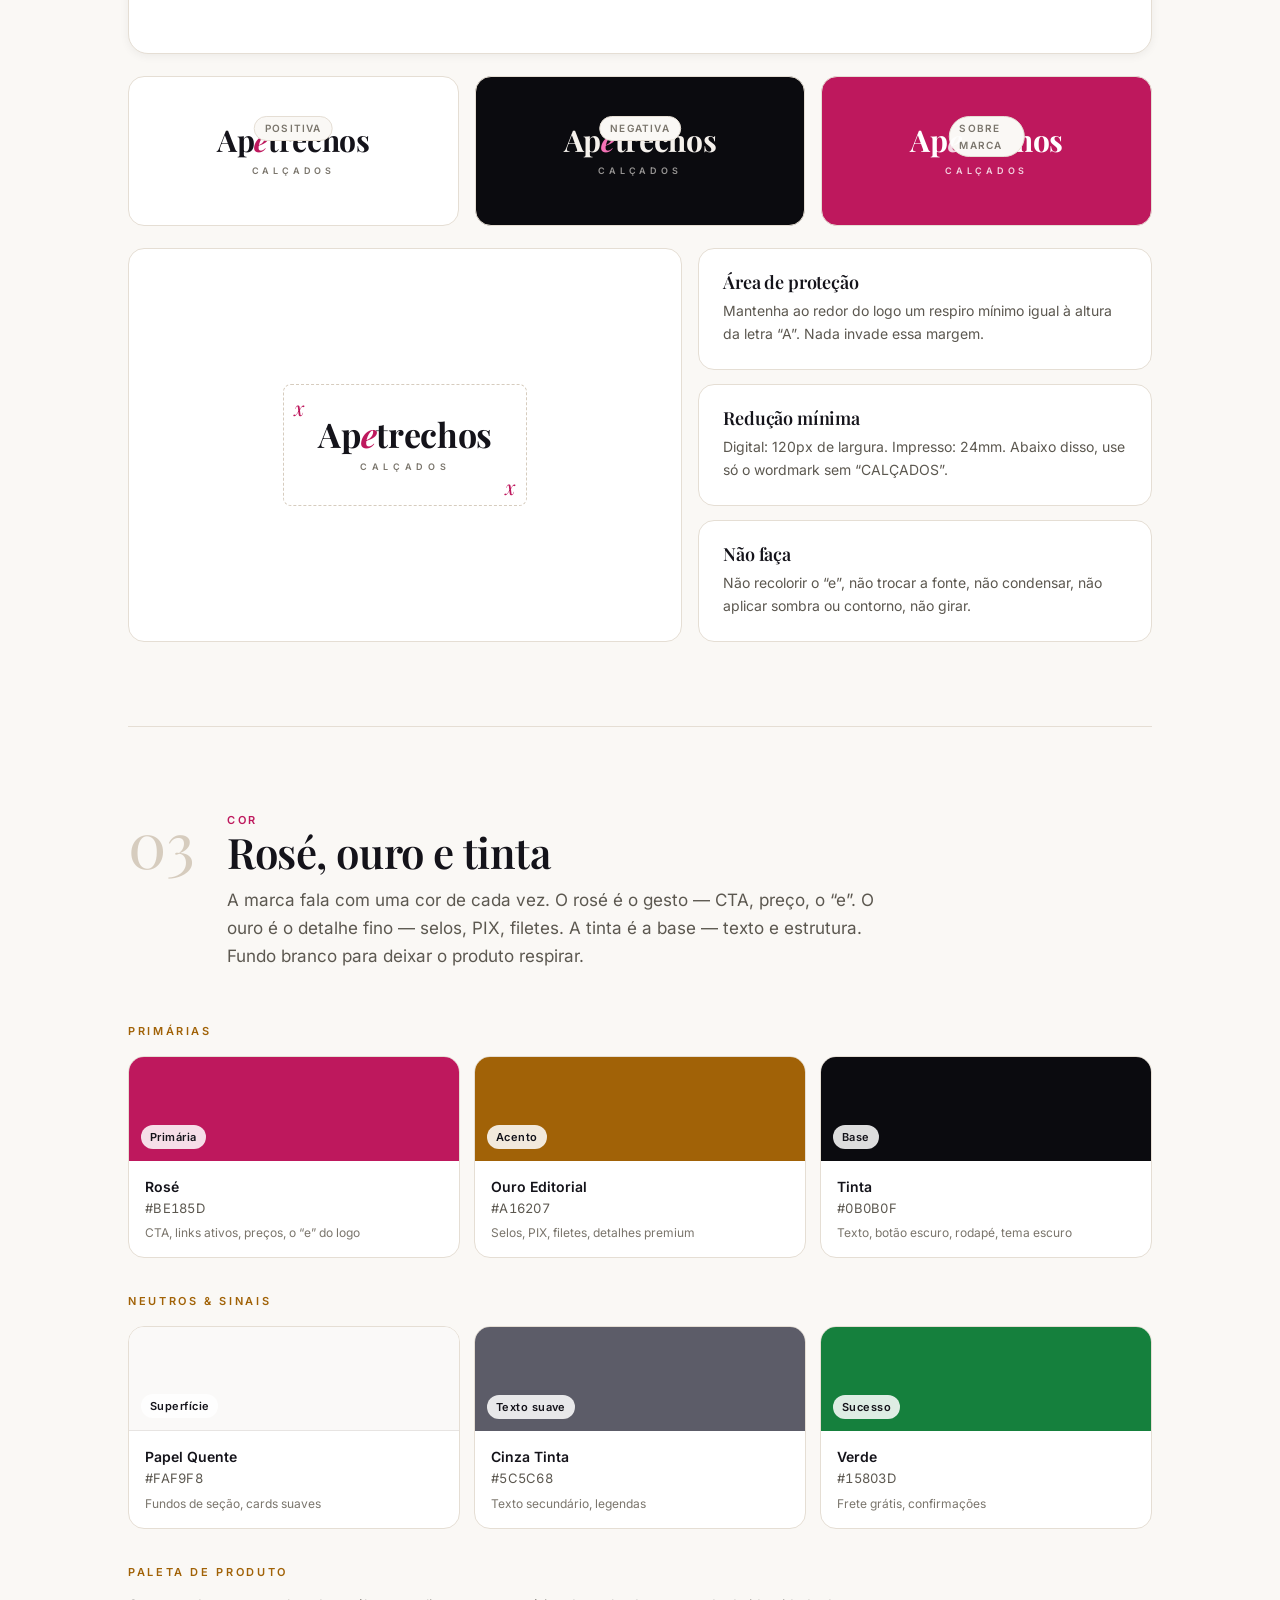
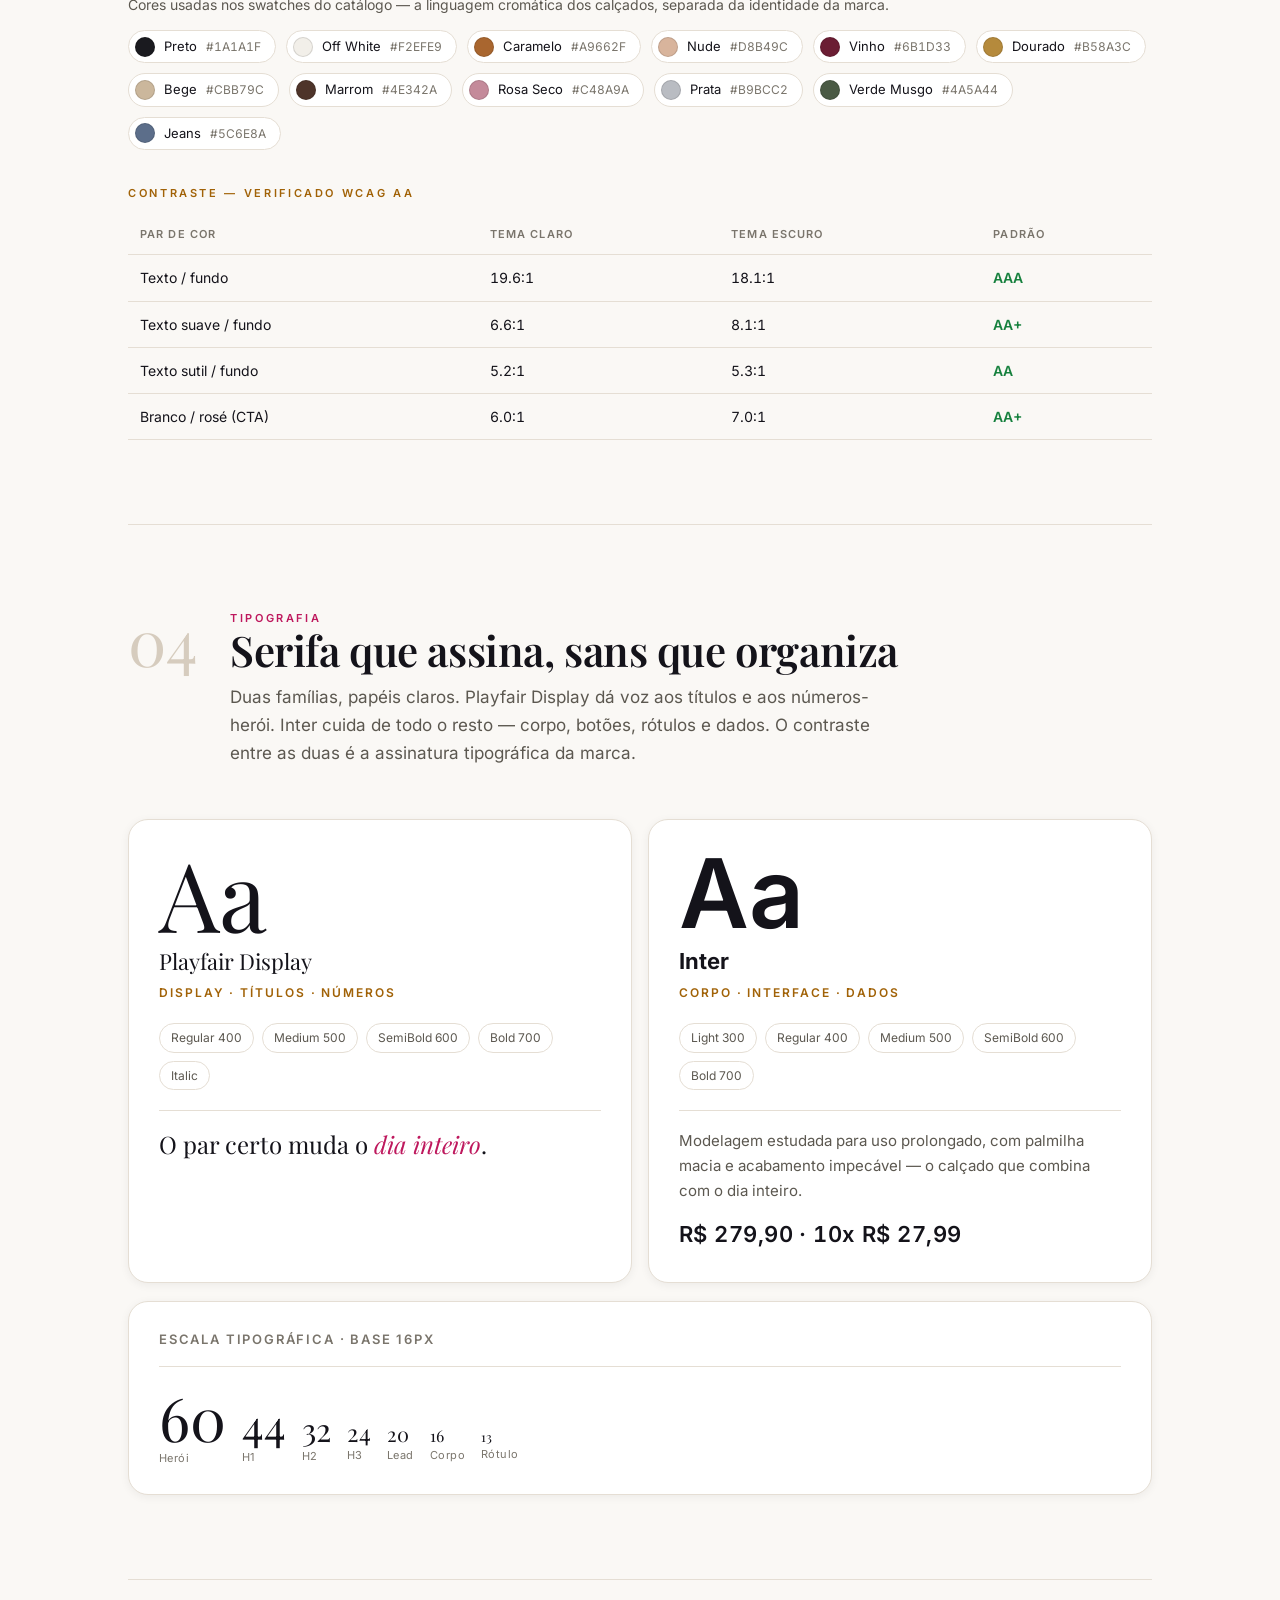
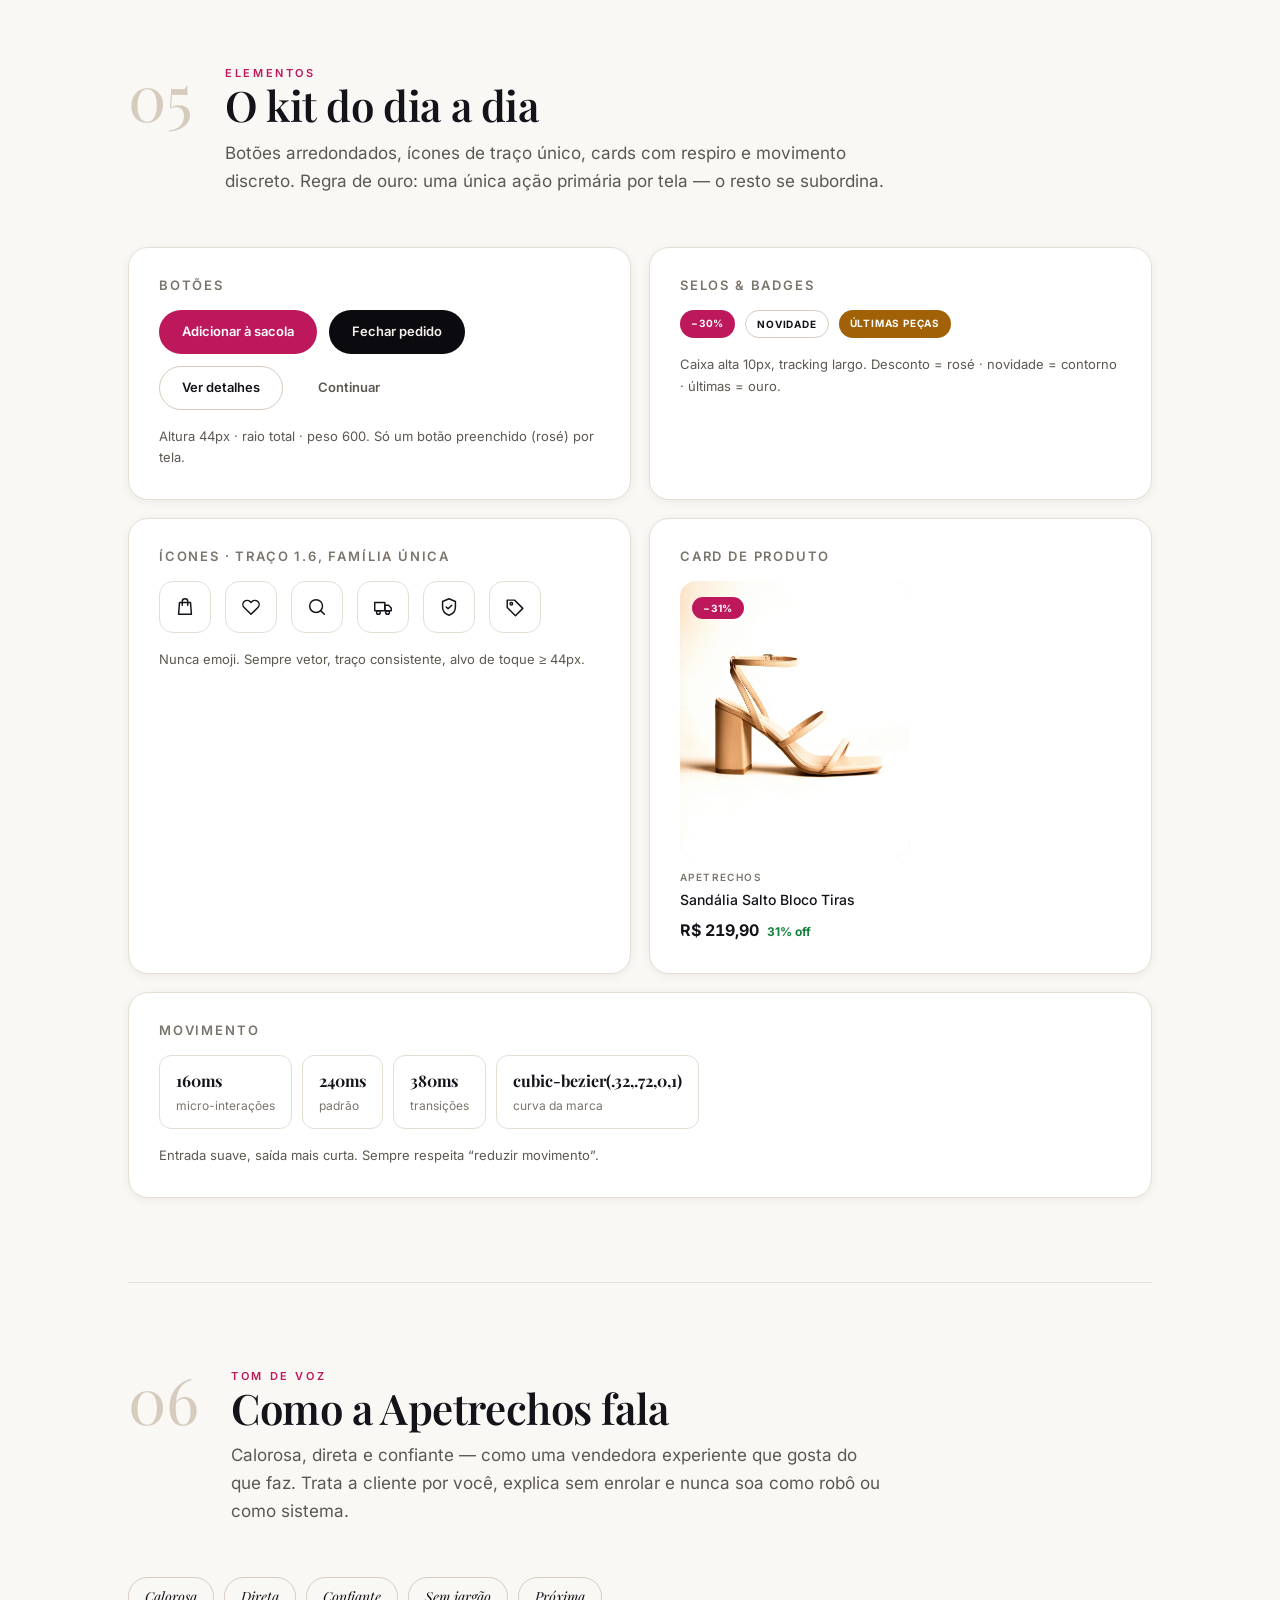
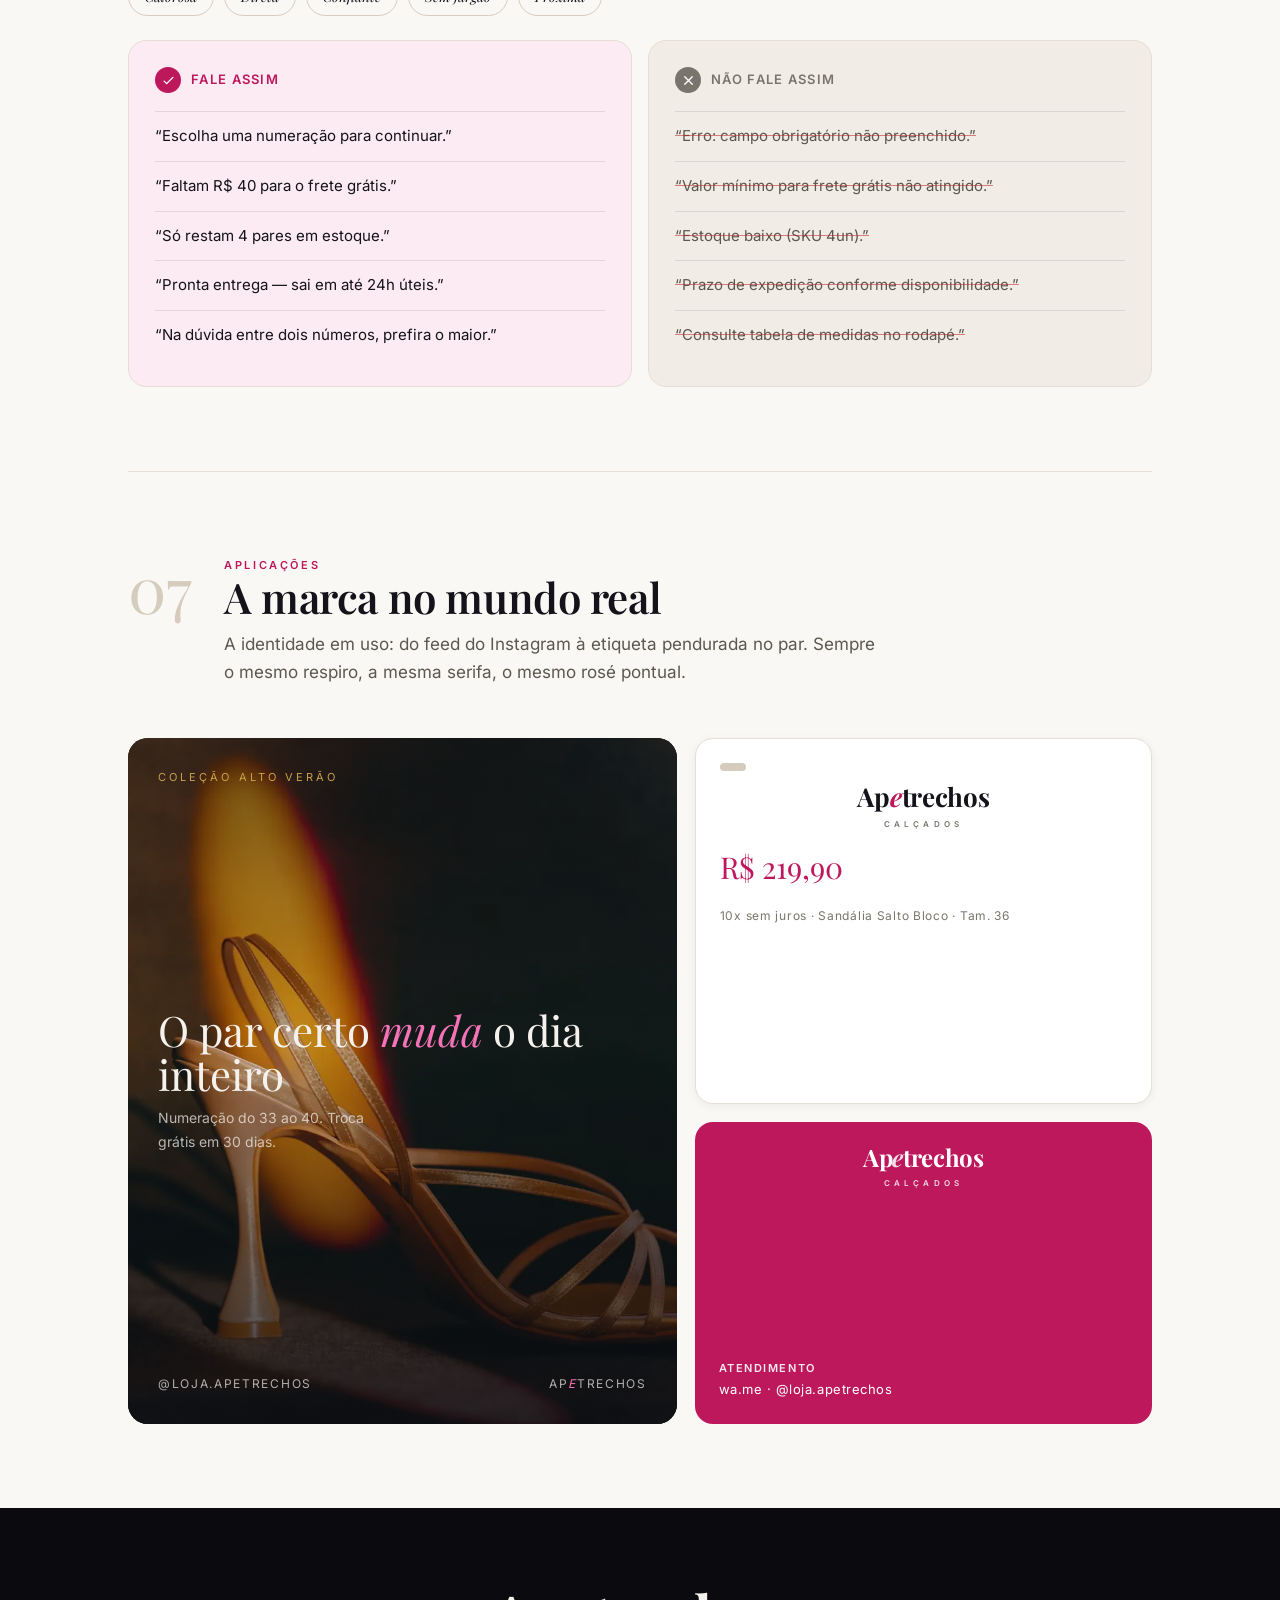
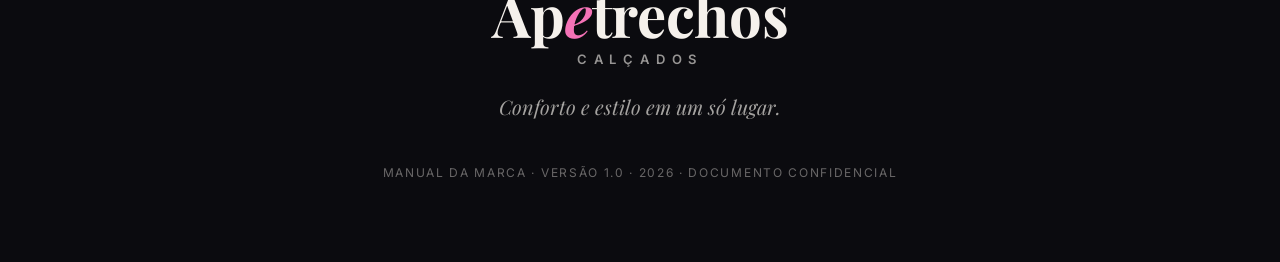
<file: brand/manual-da-marca.html>
<!DOCTYPE html>
<html lang="pt-BR">
<head>
<meta charset="UTF-8">
<meta name="viewport" content="width=device-width, initial-scale=1">
<title>Apetrechos Calçados — Manual da Marca</title>
<style>*{margin:0}body{margin:0}</style>
<style>
@font-face{font-family:'Inter';font-style:normal;font-weight:100 900;font-display:swap;src:url([data-uri]) format('woff2');}
@font-face{font-family:'Playfair Display';font-style:normal;font-weight:400 800;font-display:swap;src:url([data-uri]) format('woff2');}
@font-face{font-family:'Playfair Display';font-style:italic;font-weight:400 800;font-display:swap;src:url([data-uri]) format('woff2');}

:root{
  --ink:#0B0B0F; --ink-soft:#2A2A33;
  --paper:#FAF8F5; --paper-2:#F1ECE6; --card:#FFFFFF;
  --fg:#14131A; --fg-muted:#5C5850; --fg-subtle:#7A756C;
  --line:#E5DED4; --line-strong:#D6CCBE;
  --rose:#BE185D; --rose-deep:#7A0F3C; --rose-soft:#FCEBF2;
  --gold:#A16207; --gold-soft:#F3E9D6;
  --success:#15803D; --danger:#C02626;
  --shadow:0 24px 60px rgba(11,11,15,.10);
  --shadow-sm:0 2px 10px rgba(11,11,15,.06);
  --wrap:1080px;
  --serif:'Playfair Display','Times New Roman',serif;
  --sans:'Inter',-apple-system,BlinkMacSystemFont,'Segoe UI',Roboto,sans-serif;
}
@media (prefers-color-scheme:dark){
  :root{
    --paper:#0E0E13; --paper-2:#16161D; --card:#17171F;
    --fg:#F4F2F6; --fg-muted:#A7A2AC; --fg-subtle:#847F89;
    --line:#26252E; --line-strong:#37353F;
    --rose:#F472B6; --rose-deep:#F9A8D4; --rose-soft:#241019;
    --gold:#E3B341; --gold-soft:#231C10;
    --success:#4ADE80; --danger:#F87171;
    --shadow:0 24px 60px rgba(0,0,0,.5); --shadow-sm:0 2px 10px rgba(0,0,0,.4);
  }
}
:root[data-theme="light"]{
  --paper:#FAF8F5; --paper-2:#F1ECE6; --card:#FFFFFF;
  --fg:#14131A; --fg-muted:#5C5850; --fg-subtle:#7A756C;
  --line:#E5DED4; --line-strong:#D6CCBE;
  --rose:#BE185D; --rose-deep:#7A0F3C; --rose-soft:#FCEBF2;
  --gold:#A16207; --gold-soft:#F3E9D6;
  --success:#15803D; --danger:#C02626;
  --shadow:0 24px 60px rgba(11,11,15,.10); --shadow-sm:0 2px 10px rgba(11,11,15,.06);
}
:root[data-theme="dark"]{
  --paper:#0E0E13; --paper-2:#16161D; --card:#17171F;
  --fg:#F4F2F6; --fg-muted:#A7A2AC; --fg-subtle:#847F89;
  --line:#26252E; --line-strong:#37353F;
  --rose:#F472B6; --rose-deep:#F9A8D4; --rose-soft:#241019;
  --gold:#E3B341; --gold-soft:#231C10;
  --success:#4ADE80; --danger:#F87171;
  --shadow:0 24px 60px rgba(0,0,0,.5); --shadow-sm:0 2px 10px rgba(0,0,0,.4);
}

*{box-sizing:border-box}
.manual{background:var(--paper);color:var(--fg);font-family:var(--sans);font-size:16px;line-height:1.65;-webkit-font-smoothing:antialiased;overflow-x:hidden}
.manual h1,.manual h2,.manual h3{font-family:var(--serif);font-weight:600;line-height:1.1;margin:0;letter-spacing:-.01em}
.manual p{margin:0}
.wrap{max-width:var(--wrap);margin-inline:auto;padding-inline:28px}
.eyebrow{font-size:11px;letter-spacing:.24em;text-transform:uppercase;font-weight:600;color:var(--rose)}
.eyebrow.g{color:var(--gold)}
.muted{color:var(--fg-muted)}
.serif-it{font-style:italic}
.tnum{font-variant-numeric:tabular-nums}

/* --- top bar --- */
.topbar{position:sticky;top:0;z-index:20;display:flex;align-items:center;justify-content:space-between;
  padding:14px 28px;background:color-mix(in srgb,var(--paper) 82%,transparent);
  backdrop-filter:saturate(160%) blur(14px);-webkit-backdrop-filter:saturate(160%) blur(14px);
  border-bottom:1px solid var(--line)}
.topbar .mark{font-family:var(--serif);font-size:19px;font-weight:700;letter-spacing:-.02em}
.topbar .mark em{font-style:italic;color:var(--rose)}
.topbar .right{display:flex;align-items:center;gap:16px}
.topbar .tag{font-size:11px;letter-spacing:.18em;text-transform:uppercase;color:var(--fg-subtle)}
.tggl{width:40px;height:40px;display:grid;place-items:center;border:1px solid var(--line-strong);
  border-radius:999px;background:transparent;color:var(--fg);cursor:pointer;transition:background .2s}
.tggl:hover{background:var(--paper-2)}
.tggl svg{width:18px;height:18px}

/* --- cover (always ink) --- */
.cover{position:relative;background:var(--ink);color:#F5F1EC;overflow:hidden;isolation:isolate}
.cover-in{max-width:var(--wrap);margin-inline:auto;padding:96px 28px 80px;position:relative;z-index:2}
.cover .glyph-bg{position:absolute;z-index:1;color:#fff;opacity:.05;pointer-events:none}
.cover .glyph-bg.a{width:620px;right:-120px;top:40px;transform:rotate(-12deg)}
.cover .glyph-bg.b{width:360px;left:-80px;bottom:-60px;transform:rotate(8deg)}
.cover .kicker{display:flex;align-items:center;gap:14px;margin-bottom:44px}
.cover .kicker span{font-size:11px;letter-spacing:.28em;text-transform:uppercase;color:#C9A24A}
.cover .kicker .ln{flex:1;height:1px;background:rgba(255,255,255,.16)}
.wordmark{font-family:var(--serif);font-weight:700;letter-spacing:-.03em;line-height:.9;
  font-size:clamp(52px,7.4vw,104px)}
.wordmark em{font-style:italic;color:#F472B6}
.cover .sub{margin-top:18px;font-size:clamp(12px,2.4vw,15px);letter-spacing:.5em;text-transform:uppercase;color:rgba(245,241,236,.72)}
.cover .tagline{margin-top:40px;font-family:var(--serif);font-style:italic;font-size:clamp(22px,4vw,34px);color:#F5F1EC;max-width:16ch;line-height:1.2}
.cover .meta{margin-top:56px;display:flex;flex-wrap:wrap;gap:14px 40px;font-size:12px;letter-spacing:.14em;text-transform:uppercase;color:rgba(245,241,236,.55)}
.cover .meta b{color:#F5F1EC;font-weight:600}
.cover-anim{opacity:0;transform:translateY(18px);animation:rise .9s cubic-bezier(.16,1,.3,1) forwards}
.cover-anim.d1{animation-delay:.05s}.cover-anim.d2{animation-delay:.18s}.cover-anim.d3{animation-delay:.32s}.cover-anim.d4{animation-delay:.46s}
@keyframes rise{to{opacity:1;transform:none}}

/* --- sumário --- */
.toc{border-bottom:1px solid var(--line)}
.toc-in{display:grid;grid-template-columns:1fr;gap:2px;padding-block:20px}
.toc a{display:flex;align-items:baseline;gap:18px;padding:16px 8px;border-radius:12px;
  text-decoration:none;color:var(--fg);transition:background .2s,padding .2s}
.toc a:hover{background:var(--paper-2);padding-left:16px}
.toc .n{font-family:var(--serif);font-size:15px;color:var(--gold);width:34px;font-variant-numeric:tabular-nums}
.toc .t{font-size:17px;font-weight:500}
.toc .d{margin-left:auto;font-size:13px;color:var(--fg-subtle);text-align:right}
@media(min-width:720px){.toc-in{grid-template-columns:1fr 1fr;gap:2px 40px}}

/* --- section scaffold --- */
.section{padding-block:84px;border-bottom:1px solid var(--line)}
.sec-head{display:grid;grid-template-columns:1fr;gap:8px;margin-bottom:44px}
.sec-head .idx{font-family:var(--serif);font-size:clamp(40px,7vw,64px);color:var(--line-strong);line-height:1;font-variant-numeric:tabular-nums}
.sec-head h2{font-size:clamp(28px,4.6vw,42px)}
.sec-head .lead{margin-top:10px;font-size:17px;color:var(--fg-muted);max-width:60ch}
@media(min-width:820px){
  .sec-head{grid-template-columns:auto 1fr;align-items:start;column-gap:32px}
  .sec-head .idx{grid-row:1/3}
}

/* --- essence / values --- */
.pos{background:var(--card);border:1px solid var(--line);border-radius:20px;padding:36px;box-shadow:var(--shadow-sm)}
.pos .q{font-family:var(--serif);font-size:clamp(20px,3.2vw,27px);line-height:1.35}
.pos .q b{color:var(--rose);font-weight:600;font-style:italic}
.grid{display:grid;gap:18px}
.grid.c2{grid-template-columns:1fr}
.grid.c3{grid-template-columns:1fr}
.grid.c4{grid-template-columns:1fr 1fr}
@media(min-width:640px){.grid.c2{grid-template-columns:1fr 1fr}.grid.c3{grid-template-columns:repeat(3,1fr)}.grid.c4{grid-template-columns:repeat(4,1fr)}}
.val{background:var(--card);border:1px solid var(--line);border-radius:16px;padding:24px}
.val .ic{width:38px;height:38px;border-radius:11px;display:grid;place-items:center;background:var(--rose-soft);color:var(--rose);margin-bottom:16px}
.val .ic svg{width:20px;height:20px}
.val h3{font-size:18px;margin-bottom:6px}
.val p{font-size:14px;color:var(--fg-muted)}

/* --- logo --- */
.logo-stage{background:var(--card);border:1px solid var(--line);border-radius:20px;padding:56px 32px;display:grid;place-items:center;box-shadow:var(--shadow-sm)}
.lk{font-family:var(--serif);font-weight:700;letter-spacing:-.02em;text-align:center;line-height:.92}
.lk .name{font-size:clamp(38px,8vw,68px)}
.lk .name em{font-style:italic;color:var(--rose)}
.lk .cz{margin-top:12px;font-size:clamp(10px,2vw,13px);letter-spacing:.52em;text-transform:uppercase;color:var(--fg-subtle);font-family:var(--sans);font-weight:600}
.logo-variants{display:grid;gap:16px;grid-template-columns:1fr;margin-top:22px}
@media(min-width:720px){.logo-variants{grid-template-columns:repeat(3,1fr)}}
.lv{border-radius:16px;padding:32px 20px;display:grid;place-items:center;min-height:150px;border:1px solid var(--line)}
.lv .cap{position:relative}
.lv .lk .name{font-size:30px}.lv .lk .cz{font-size:9px;letter-spacing:.42em}
.lv.pos-bg{background:var(--card)}
.lv.ink-bg{background:var(--ink)}.lv.ink-bg .lk{color:#F5F1EC}.lv.ink-bg .lk .name em{color:#F472B6}.lv.ink-bg .lk .cz{color:rgba(245,241,236,.6)}
.lv.rose-bg{background:var(--rose)}.lv.rose-bg .lk{color:#fff}.lv.rose-bg .lk .name em{color:#fff;opacity:.82}.lv.rose-bg .lk .cz{color:rgba(255,255,255,.8)}
.lv .badge{position:absolute;top:-11px;left:50%;transform:translateX(-50%);font-size:10px;letter-spacing:.12em;text-transform:uppercase;background:var(--paper);border:1px solid var(--line);color:var(--fg-subtle);padding:3px 10px;border-radius:999px;font-family:var(--sans);font-weight:600}
.construct{margin-top:22px;display:grid;gap:16px;grid-template-columns:1fr}
@media(min-width:720px){.construct{grid-template-columns:1.1fr .9fr}}
.clearbox{background:var(--card);border:1px solid var(--line);border-radius:16px;padding:28px;display:grid;place-items:center;position:relative}
.clearframe{position:relative;padding:34px;border:1px dashed var(--line-strong);border-radius:8px}
.clearframe::before,.clearframe::after{content:'x';position:absolute;font-family:var(--serif);font-style:italic;color:var(--rose);font-size:20px}
.clearframe::before{top:6px;left:10px}.clearframe::after{bottom:2px;right:10px}

/* --- swatches --- */
.sw-grid{display:grid;gap:14px;grid-template-columns:1fr 1fr}
@media(min-width:720px){.sw-grid{grid-template-columns:repeat(3,1fr)}}
.sw{border:1px solid var(--line);border-radius:16px;overflow:hidden;background:var(--card)}
.sw .chip{height:104px;display:flex;align-items:flex-end;padding:12px}
.sw .chip .role{font-size:11px;font-weight:600;letter-spacing:.04em;background:rgba(255,255,255,.86);color:#14131A;padding:3px 9px;border-radius:999px}
.sw .info{padding:14px 16px}
.sw .info .nm{font-weight:600;font-size:14px}
.sw .info .hex{font-size:13px;color:var(--fg-muted);font-variant-numeric:tabular-nums;letter-spacing:.02em;text-transform:uppercase}
.sw .info .use{font-size:12px;color:var(--fg-subtle);margin-top:4px}
.palette-row{display:flex;flex-wrap:wrap;gap:10px;margin-top:6px}
.pt{display:flex;align-items:center;gap:9px;border:1px solid var(--line);border-radius:999px;padding:5px 14px 5px 6px;background:var(--card);font-size:13px}
.pt .dot{width:20px;height:20px;border-radius:999px;border:1px solid rgba(0,0,0,.12)}
.pt .hx{color:var(--fg-subtle);font-variant-numeric:tabular-nums;font-size:12px}
.contrast{width:100%;border-collapse:collapse;margin-top:8px;font-size:14px}
.contrast th,.contrast td{text-align:left;padding:11px 12px;border-bottom:1px solid var(--line)}
.contrast th{font-size:11px;letter-spacing:.1em;text-transform:uppercase;color:var(--fg-subtle);font-weight:600}
.contrast td.tnum{font-variant-numeric:tabular-nums}
.pass{color:var(--success);font-weight:600}

/* --- typography specimen --- */
.spec{display:grid;gap:16px;grid-template-columns:1fr}
@media(min-width:820px){.spec{grid-template-columns:1fr 1fr}}
.spec-card{background:var(--card);border:1px solid var(--line);border-radius:20px;padding:30px;box-shadow:var(--shadow-sm)}
.spec-card .big{font-family:var(--serif);font-size:96px;line-height:.9;margin-bottom:6px}
.spec-card.sans .big{font-family:var(--sans);font-weight:600}
.spec-card .fname{font-family:var(--serif);font-size:22px}
.spec-card.sans .fname{font-family:var(--sans);font-weight:700}
.spec-card .frole{font-size:12px;letter-spacing:.16em;text-transform:uppercase;color:var(--gold);font-weight:600;margin-top:4px}
.spec-card .weights{display:flex;flex-wrap:wrap;gap:8px;margin:20px 0}
.spec-card .wt{font-size:12px;border:1px solid var(--line);border-radius:999px;padding:4px 11px;color:var(--fg-muted)}
.spec-card .sample{margin-top:14px;padding-top:18px;border-top:1px solid var(--line)}
.spec-card.serif .sample .l{font-family:var(--serif);font-size:24px;line-height:1.3}
.spec-card.serif .sample .l em{font-style:italic;color:var(--rose)}
.spec-card.sans .sample p{font-size:15px;color:var(--fg-muted)}
.spec-card.sans .sample .num{font-family:var(--sans);font-variant-numeric:tabular-nums;font-size:22px;font-weight:600;margin-top:12px;letter-spacing:.02em}
.scale-row{display:flex;align-items:baseline;gap:16px;flex-wrap:wrap;margin-top:20px;padding-top:20px;border-top:1px solid var(--line)}
.scale-row .s{font-family:var(--serif);color:var(--fg);line-height:1}
.scale-row .s .px{display:block;font-family:var(--sans);font-size:11px;color:var(--fg-subtle);margin-top:6px;letter-spacing:.04em}

/* --- elements: buttons, chips, card, motion --- */
.demo{background:var(--card);border:1px solid var(--line);border-radius:20px;padding:30px;box-shadow:var(--shadow-sm)}
.demo h3{font-family:var(--sans);font-weight:600;font-size:13px;letter-spacing:.14em;text-transform:uppercase;color:var(--fg-subtle);margin:0 0 18px}
.btn-row{display:flex;flex-wrap:wrap;gap:12px;align-items:center}
.b{display:inline-flex;align-items:center;gap:8px;min-height:44px;padding:0 22px;border-radius:999px;font-size:13px;font-weight:600;font-family:var(--sans);border:1px solid transparent;cursor:default}
.b.fill{background:var(--rose);color:#fff}
.b.ink{background:var(--ink);color:#F5F1EC}
:root[data-theme="dark"] .b.ink,@media(prefers-color-scheme:dark){}
.b.out{background:transparent;border-color:var(--line-strong);color:var(--fg)}
.b.ghost{background:transparent;color:var(--fg-muted)}
.b svg{width:16px;height:16px}
.chip-row{display:flex;flex-wrap:wrap;gap:10px;margin-top:8px}
.ch{font-size:10px;font-weight:700;letter-spacing:.08em;text-transform:uppercase;padding:5px 11px;border-radius:999px}
.ch.sale{background:var(--rose);color:#fff}
.ch.new{background:var(--card);border:1px solid var(--line-strong);color:var(--fg)}
.ch.low{background:var(--gold);color:#fff}
.icoset{display:flex;flex-wrap:wrap;gap:14px}
.icoset .i{width:52px;height:52px;border:1px solid var(--line);border-radius:14px;display:grid;place-items:center;color:var(--fg)}
.icoset .i svg{width:22px;height:22px}
.motion-row{display:flex;flex-wrap:wrap;gap:10px}
.mt{border:1px solid var(--line);border-radius:12px;padding:12px 16px;font-size:13px}
.mt b{font-family:var(--serif);font-size:16px;display:block}
.mt span{color:var(--fg-subtle);font-size:12px}

/* product card mini */
.pcard{width:100%;max-width:230px;border-radius:16px;overflow:hidden}
.pcard .media{aspect-ratio:5/6;border-radius:16px;position:relative;overflow:hidden;display:grid;place-items:center;background:linear-gradient(135deg,#F7EFE6,#EEE0CE)}
.pcard .media svg{width:66%;color:#3B2F2A}
.pcard .media .bd{position:absolute;top:12px;left:12px}
.pcard .body{padding-top:12px}
.pcard .br{font-size:10px;letter-spacing:.14em;text-transform:uppercase;color:var(--fg-subtle);font-weight:600}
.pcard .nm{font-size:14px;font-weight:500;margin-top:2px}
.pcard .pr{display:flex;align-items:baseline;gap:8px;margin-top:6px}
.pcard .pr .now{font-weight:700;font-variant-numeric:tabular-nums}
.pcard .pr .off{font-size:12px;color:var(--success);font-weight:700}

/* --- voice --- */
.voice{display:grid;gap:16px;grid-template-columns:1fr}
@media(min-width:720px){.voice{grid-template-columns:1fr 1fr}}
.vcard{border-radius:18px;padding:26px;border:1px solid var(--line)}
.vcard.do{background:var(--rose-soft)}
.vcard.dont{background:var(--paper-2)}
.vcard .hd{display:flex;align-items:center;gap:10px;font-weight:600;font-size:13px;letter-spacing:.1em;text-transform:uppercase;margin-bottom:18px}
.vcard.do .hd{color:var(--rose)}.vcard.dont .hd{color:var(--fg-subtle)}
.vcard .hd .m{width:26px;height:26px;border-radius:999px;display:grid;place-items:center;color:#fff}
.vcard.do .hd .m{background:var(--rose)}.vcard.dont .hd .m{background:var(--fg-subtle)}
.vcard .hd .m svg{width:15px;height:15px}
.vline{padding:12px 0;border-top:1px solid color-mix(in srgb,var(--fg) 10%,transparent);font-size:15px}
.vline:first-of-type{border-top:0}
.vcard.dont .vline{color:var(--fg-muted);text-decoration:line-through;text-decoration-color:color-mix(in srgb,var(--danger) 55%,transparent)}
.tone-tags{display:flex;flex-wrap:wrap;gap:10px;margin-top:6px}
.tone-tags .tg{border:1px solid var(--line-strong);border-radius:999px;padding:7px 16px;font-size:14px;font-family:var(--serif);font-style:italic}

/* --- applications --- */
.apps{display:grid;gap:18px;grid-template-columns:1fr}
@media(min-width:720px){.apps{grid-template-columns:1.2fr 1fr}}
.app-post{aspect-ratio:4/5;border-radius:20px;position:relative;overflow:hidden;background:var(--ink);color:#F5F1EC;display:flex;flex-direction:column;justify-content:space-between;padding:30px}
.app-post .glz{position:absolute;right:-40px;bottom:-30px;width:280px;color:#fff;opacity:.08;transform:rotate(-10deg)}
.app-post .top{font-size:11px;letter-spacing:.28em;text-transform:uppercase;color:#C9A24A;position:relative;z-index:2}
.app-post .mid{position:relative;z-index:2}
.app-post .mid .h{font-family:var(--serif);font-size:clamp(28px,5vw,42px);line-height:1.05}
.app-post .mid .h em{font-style:italic;color:#F472B6}
.app-post .mid .p{color:rgba(245,241,236,.72);font-size:14px;margin-top:10px;max-width:26ch}
.app-post .foot{position:relative;z-index:2;display:flex;align-items:center;justify-content:space-between;font-size:12px;letter-spacing:.14em;text-transform:uppercase;color:rgba(245,241,236,.7)}
.app-side{display:grid;gap:18px}
.tagcard{border-radius:18px;border:1px solid var(--line);background:var(--card);padding:24px;display:flex;flex-direction:column;gap:14px;box-shadow:var(--shadow-sm)}
.tagcard .hole{width:26px;height:8px;border-radius:999px;background:var(--line-strong)}
.tagcard .lk .name{font-size:26px}.tagcard .lk .cz{font-size:8px}
.tagcard .price{font-family:var(--serif);font-size:30px;color:var(--rose)}
.tagcard .meta{font-size:12px;color:var(--fg-subtle);letter-spacing:.06em}
.bizcard{border-radius:18px;background:var(--rose);color:#fff;padding:24px;min-height:150px;display:flex;flex-direction:column;justify-content:space-between}
.bizcard .lk .name{font-size:24px;color:#fff}.bizcard .lk .name em{color:#fff;opacity:.85}.bizcard .lk .cz{color:rgba(255,255,255,.82);font-size:8px}
.bizcard .c{font-size:13px;letter-spacing:.04em}
.bizcard .c b{display:block;font-weight:600;opacity:.9;font-size:11px;letter-spacing:.14em;text-transform:uppercase;margin-bottom:2px}

/* --- footer --- */
.closing{background:var(--ink);color:#F5F1EC;padding:80px 28px}
.closing .in{max-width:var(--wrap);margin-inline:auto;text-align:center}
.closing .lk .name{font-size:clamp(34px,7vw,58px);color:#F5F1EC}
.closing .lk .name em{color:#F472B6}
.closing .lk .cz{color:rgba(245,241,236,.6)}
.closing p{color:rgba(245,241,236,.66);margin-top:24px;font-family:var(--serif);font-style:italic;font-size:20px}
.closing .fine{margin-top:40px;font-size:12px;letter-spacing:.14em;text-transform:uppercase;color:rgba(245,241,236,.4)}

/* --- photography (Higgsfield) --- */
.cover-grid{display:grid;grid-template-columns:minmax(0,1fr);gap:38px;align-items:center}
.cover-copy{min-width:0}
@media(min-width:900px){.cover-grid{grid-template-columns:minmax(0,1.08fr) minmax(0,.92fr);gap:56px}}
.cover-photo{position:relative;border-radius:22px;overflow:hidden;box-shadow:0 34px 80px rgba(0,0,0,.45);aspect-ratio:896/1216;background:#EEE6DA;max-height:580px;margin-inline:auto;width:100%}
.cover-photo img{width:100%;height:100%;object-fit:cover;display:block}
@media(max-width:899px){.cover-photo{max-height:none;aspect-ratio:4/3}}
.sec-banner{position:relative;border-radius:20px;overflow:hidden;margin-bottom:34px;border:1px solid var(--line);box-shadow:var(--shadow-sm)}
.sec-banner img{width:100%;display:block;aspect-ratio:1344/768;object-fit:cover}
.sec-banner figcaption{position:absolute;left:18px;bottom:14px;font-size:11px;letter-spacing:.16em;text-transform:uppercase;color:#fff;background:rgba(11,11,15,.42);backdrop-filter:blur(6px);padding:6px 12px;border-radius:999px}
.pcard .media img.ph{position:absolute;inset:0;width:100%;height:100%;object-fit:cover;z-index:0}
.pcard .media .bd{z-index:2}
.app-post .bgimg{position:absolute;inset:0;width:100%;height:100%;object-fit:cover;z-index:0}
.app-post .scrim{position:absolute;inset:0;z-index:1;background:linear-gradient(180deg,rgba(11,11,15,.52),rgba(11,11,15,.10) 44%,rgba(11,11,15,.86))}

.glyph{fill:currentColor}
.glyph .ln{fill:none;stroke:currentColor;stroke-width:2.4;opacity:.5;stroke-linecap:round;stroke-linejoin:round}

@media print{
  .topbar,.tggl{display:none}
  .manual{background:#fff}
  .section,.toc{border-color:#ddd}
  .cover-anim{animation:none;opacity:1;transform:none}
}
@media (prefers-reduced-motion:reduce){
  .cover-anim{animation:none;opacity:1;transform:none}
  *{transition:none!important}
}
</style>

<!-- sprite -->
<svg width="0" height="0" style="position:absolute" aria-hidden="true"><defs>
  <symbol id="g-sandal" viewBox="0 0 200 120">
    <path d="M28,88 C26,96 32,101 44,101 L162,101 C176,101 182,95 180,88 C178,82 168,79 156,79 L44,79 C34,79 29,83 28,88 Z"/>
    <path class="ln" d="M62,79 C64,58 80,48 100,48 C120,48 134,58 136,79"/>
    <path class="ln" d="M74,79 C76,64 86,58 100,58 C114,58 124,64 126,79"/>
    <path class="ln" d="M100,48 C100,39 106,34 116,34"/>
    <path class="ln" d="M148,101 L146,116 L166,116 L167,101"/>
  </symbol>
  <symbol id="g-boot" viewBox="0 0 200 120">
    <path d="M54,16 L114,16 L110,66 C109,74 114,79 124,81 L164,89 C176,91 182,95 182,101 L58,101 C50,101 46,97 46,90 L46,22 C46,18 49,16 54,16 Z"/>
    <path class="ln" d="M47,34 L112,34"/>
    <path class="ln" d="M110,66 C104,72 92,74 78,73"/>
    <path class="ln" d="M150,101 L150,88"/>
  </symbol>
  <symbol id="g-sneaker" viewBox="0 0 200 120">
    <path d="M20,86 C20,70 30,60 46,54 L88,38 C96,35 104,38 108,45 L118,64 C124,74 136,80 152,82 L172,85 C182,86 186,90 186,94 L186,96 C186,100 182,102 176,102 L34,102 C25,102 20,96 20,88 Z"/>
    <path class="ln" d="M56,63 L72,52"/><path class="ln" d="M64,71 L82,59"/><path class="ln" d="M73,79 L92,67"/>
  </symbol>
</defs></svg>

<div class="manual">

  <!-- TOP BAR -->
  <div class="topbar">
    <span class="mark">Ap<em>e</em>trechos</span>
    <div class="right">
      <span class="tag">Manual da Marca · v1.0</span>
      <button class="tggl" type="button" id="themeBtn" aria-label="Alternar tema claro e escuro">
        <svg viewBox="0 0 24 24" fill="none" stroke="currentColor" stroke-width="1.7" stroke-linecap="round" stroke-linejoin="round"><path d="M20 14.5A8.5 8.5 0 1 1 9.5 4a7 7 0 0 0 10.5 10.5Z"/></svg>
      </button>
    </div>
  </div>

  <!-- COVER -->
  <header class="cover">
    <svg class="glyph-bg a glyph"><use href="#g-sandal"/></svg>
    <svg class="glyph-bg b glyph"><use href="#g-boot"/></svg>
    <div class="cover-in"><div class="cover-grid">
      <div class="cover-copy">
        <div class="kicker cover-anim d1"><span>Guia de Identidade Visual</span><span class="ln"></span></div>
        <h1 class="wordmark cover-anim d1">Ap<em>e</em>trechos</h1>
        <div class="sub cover-anim d2">C&nbsp;A&nbsp;L&nbsp;Ç&nbsp;A&nbsp;D&nbsp;O&nbsp;S</div>
        <p class="tagline cover-anim d3">Conforto e estilo em um só lugar.</p>
        <div class="meta cover-anim d4">
          <span>Manual da Marca</span>
          <span>Versão <b>1.0</b></span>
          <span>2026</span>
          <span>Documento <b>confidencial</b></span>
        </div>
      </div>
      <figure class="cover-photo cover-anim d3">
        <img src="[data-uri]" alt="Sandália de salto bloco nude sobre pedestal de pedra, luz suave — foto editorial da coleção Apetrechos" width="896" height="1216">
      </figure>
    </div></div>
  </header>

  <!-- SUMÁRIO -->
  <nav class="toc"><div class="wrap"><div class="toc-in">
    <a href="#s1"><span class="n">01</span><span class="t">A Marca</span><span class="d">Essência e valores</span></a>
    <a href="#s2"><span class="n">02</span><span class="t">Logotipo</span><span class="d">Construção e versões</span></a>
    <a href="#s3"><span class="n">03</span><span class="t">Cor</span><span class="d">Paleta e contraste</span></a>
    <a href="#s4"><span class="n">04</span><span class="t">Tipografia</span><span class="d">Playfair + Inter</span></a>
    <a href="#s5"><span class="n">05</span><span class="t">Elementos</span><span class="d">Botões, ícones, cards</span></a>
    <a href="#s6"><span class="n">06</span><span class="t">Tom de Voz</span><span class="d">Como a marca fala</span></a>
    <a href="#s7"><span class="n">07</span><span class="t">Aplicações</span><span class="d">Marca no mundo real</span></a>
  </div></div></nav>

  <main class="wrap">

    <!-- 01 A MARCA -->
    <section class="section" id="s1">
      <div class="sec-head">
        <div class="idx">01</div>
        <div>
          <p class="eyebrow">A Marca</p>
          <h2>O par certo muda o dia inteiro</h2>
          <p class="lead">A Apetrechos é uma loja de calçados femininos que recusa o falso dilema entre conforto e estilo. Nossa identidade é editorial, calorosa e sem ruído — a de uma marca que se apresenta, não de um outlet que grita desconto.</p>
        </div>
      </div>

      <figure class="sec-banner">
        <img src="[data-uri]" alt="Flat lay editorial com sandália nude de salto bloco, bota caramelo e sapatilha preta sobre fundo marfim" width="1344" height="768">
        <figcaption>A curadoria em três gestos · nude, caramelo, preto</figcaption>
      </figure>

      <div class="pos" style="margin-bottom:26px">
        <p class="eyebrow g" style="margin-bottom:14px">Posicionamento</p>
        <p class="q">Para a mulher que quer estilo <b>sem abrir mão do conforto</b>, a Apetrechos é a loja de calçados que entrega caimento testado e atendimento humano — porque o par certo muda o dia inteiro.</p>
      </div>

      <div class="grid c4">
        <div class="val">
          <span class="ic"><svg viewBox="0 0 24 24" fill="none" stroke="currentColor" stroke-width="1.7" stroke-linecap="round" stroke-linejoin="round"><path d="m12 3 2.6 5.6 6 .8-4.4 4.2 1.1 6.1L12 16.8 6.7 19.7l1.1-6.1L3.4 9.4l6-.8L12 3Z"/></svg></span>
          <h3>Curadoria</h3><p>Cada modelo é escolhido. Menos vitrine infinita, mais seleção com ponto de vista.</p>
        </div>
        <div class="val">
          <span class="ic"><svg viewBox="0 0 24 24" fill="none" stroke="currentColor" stroke-width="1.7" stroke-linecap="round" stroke-linejoin="round"><path d="M12 21s7-5.6 7-11a7 7 0 1 0-14 0c0 5.4 7 11 7 11Z"/><circle cx="12" cy="10" r="2.6"/></svg></span>
          <h3>Conforto real</h3><p>Caimento testado em uso prolongado. Palmilha macia não é detalhe, é a premissa.</p>
        </div>
        <div class="val">
          <span class="ic"><svg viewBox="0 0 24 24" fill="none" stroke="currentColor" stroke-width="1.7" stroke-linecap="round" stroke-linejoin="round"><path d="M3.5 20.5 5 16.4A8 8 0 1 1 8.1 19.4l-4.6 1.1Z"/></svg></span>
          <h3>Atendimento humano</h3><p>Uma pessoa confere o pedido e responde no WhatsApp. Próximo, não robótico.</p>
        </div>
        <div class="val">
          <span class="ic"><svg viewBox="0 0 24 24" fill="none" stroke="currentColor" stroke-width="1.7" stroke-linecap="round" stroke-linejoin="round"><path d="M12 3 5 6v6c0 4.2 2.9 7.6 7 9 4.1-1.4 7-4.8 7-9V6l-7-3Z"/><path d="m9 12 2 2 4-4"/></svg></span>
          <h3>Durabilidade</h3><p>Peças pensadas para durar mais de uma estação. Bonito que envelhece bonito.</p>
        </div>
      </div>
    </section>

    <!-- 02 LOGOTIPO -->
    <section class="section" id="s2">
      <div class="sec-head">
        <div class="idx">02</div>
        <div>
          <p class="eyebrow">Logotipo</p>
          <h2>Um nome, uma assinatura</h2>
          <p class="lead">O logotipo é um wordmark em Playfair Display. O detalhe que o torna único: o segundo <em class="serif-it">“e”</em> em itálico rosé — um pequeno gesto editorial que assina a marca. Abaixo, “CALÇADOS” em Inter espaçado, sempre em caixa alta.</p>
        </div>
      </div>

      <div class="logo-stage">
        <div class="lk"><div class="name">Ap<em>e</em>trechos</div><div class="cz">Calçados</div></div>
      </div>

      <div class="logo-variants">
        <div class="lv pos-bg"><div class="cap"><span class="badge">Positiva</span><div class="lk"><div class="name">Ap<em>e</em>trechos</div><div class="cz">Calçados</div></div></div></div>
        <div class="lv ink-bg"><div class="cap"><span class="badge">Negativa</span><div class="lk"><div class="name">Ap<em>e</em>trechos</div><div class="cz">Calçados</div></div></div></div>
        <div class="lv rose-bg"><div class="cap"><span class="badge">Sobre marca</span><div class="lk"><div class="name">Ap<em>e</em>trechos</div><div class="cz">Calçados</div></div></div></div>
      </div>

      <div class="construct">
        <div class="clearbox">
          <div class="clearframe"><div class="lk"><div class="name" style="font-size:34px">Ap<em>e</em>trechos</div><div class="cz" style="font-size:9px">Calçados</div></div></div>
        </div>
        <div class="grid" style="align-content:start;gap:14px">
          <div class="val"><h3>Área de proteção</h3><p>Mantenha ao redor do logo um respiro mínimo igual à altura da letra “A”. Nada invade essa margem.</p></div>
          <div class="val"><h3>Redução mínima</h3><p>Digital: 120px de largura. Impresso: 24mm. Abaixo disso, use só o wordmark sem “CALÇADOS”.</p></div>
          <div class="val"><h3>Não faça</h3><p>Não recolorir o “e”, não trocar a fonte, não condensar, não aplicar sombra ou contorno, não girar.</p></div>
        </div>
      </div>
    </section>

    <!-- 03 COR -->
    <section class="section" id="s3">
      <div class="sec-head">
        <div class="idx">03</div>
        <div>
          <p class="eyebrow">Cor</p>
          <h2>Rosé, ouro e tinta</h2>
          <p class="lead">A marca fala com uma cor de cada vez. O rosé é o gesto — CTA, preço, o “e”. O ouro é o detalhe fino — selos, PIX, filetes. A tinta é a base — texto e estrutura. Fundo branco para deixar o produto respirar.</p>
        </div>
      </div>

      <p class="eyebrow g" style="margin-bottom:16px">Primárias</p>
      <div class="sw-grid" style="margin-bottom:34px">
        <div class="sw"><div class="chip" style="background:#BE185D"><span class="role">Primária</span></div><div class="info"><div class="nm">Rosé</div><div class="hex">#BE185D</div><div class="use">CTA, links ativos, preços, o “e” do logo</div></div></div>
        <div class="sw"><div class="chip" style="background:#A16207"><span class="role">Acento</span></div><div class="info"><div class="nm">Ouro Editorial</div><div class="hex">#A16207</div><div class="use">Selos, PIX, filetes, detalhes premium</div></div></div>
        <div class="sw"><div class="chip" style="background:#0B0B0F"><span class="role">Base</span></div><div class="info"><div class="nm">Tinta</div><div class="hex">#0B0B0F</div><div class="use">Texto, botão escuro, rodapé, tema escuro</div></div></div>
      </div>

      <p class="eyebrow g" style="margin-bottom:16px">Neutros &amp; sinais</p>
      <div class="sw-grid" style="margin-bottom:34px">
        <div class="sw"><div class="chip" style="background:#FAF9F8;border-bottom:1px solid #E7E4E2"><span class="role">Superfície</span></div><div class="info"><div class="nm">Papel Quente</div><div class="hex">#FAF9F8</div><div class="use">Fundos de seção, cards suaves</div></div></div>
        <div class="sw"><div class="chip" style="background:#5C5C68"><span class="role">Texto suave</span></div><div class="info"><div class="nm">Cinza Tinta</div><div class="hex">#5C5C68</div><div class="use">Texto secundário, legendas</div></div></div>
        <div class="sw"><div class="chip" style="background:#15803D"><span class="role">Sucesso</span></div><div class="info"><div class="nm">Verde</div><div class="hex">#15803D</div><div class="use">Frete grátis, confirmações</div></div></div>
      </div>

      <p class="eyebrow g" style="margin-bottom:12px">Paleta de produto</p>
      <p class="muted" style="font-size:14px;margin-bottom:14px">Cores usadas nos swatches do catálogo — a linguagem cromática dos calçados, separada da identidade da marca.</p>
      <div class="palette-row" style="margin-bottom:34px">
        <span class="pt"><span class="dot" style="background:#1A1A1F"></span>Preto <span class="hx">#1A1A1F</span></span>
        <span class="pt"><span class="dot" style="background:#F2EFE9"></span>Off White <span class="hx">#F2EFE9</span></span>
        <span class="pt"><span class="dot" style="background:#A9662F"></span>Caramelo <span class="hx">#A9662F</span></span>
        <span class="pt"><span class="dot" style="background:#D8B49C"></span>Nude <span class="hx">#D8B49C</span></span>
        <span class="pt"><span class="dot" style="background:#6B1D33"></span>Vinho <span class="hx">#6B1D33</span></span>
        <span class="pt"><span class="dot" style="background:#B58A3C"></span>Dourado <span class="hx">#B58A3C</span></span>
        <span class="pt"><span class="dot" style="background:#CBB79C"></span>Bege <span class="hx">#CBB79C</span></span>
        <span class="pt"><span class="dot" style="background:#4E342A"></span>Marrom <span class="hx">#4E342A</span></span>
        <span class="pt"><span class="dot" style="background:#C48A9A"></span>Rosa Seco <span class="hx">#C48A9A</span></span>
        <span class="pt"><span class="dot" style="background:#B9BCC2"></span>Prata <span class="hx">#B9BCC2</span></span>
        <span class="pt"><span class="dot" style="background:#4A5A44"></span>Verde Musgo <span class="hx">#4A5A44</span></span>
        <span class="pt"><span class="dot" style="background:#5C6E8A"></span>Jeans <span class="hx">#5C6E8A</span></span>
      </div>

      <p class="eyebrow g" style="margin-bottom:4px">Contraste — verificado WCAG AA</p>
      <div style="overflow-x:auto">
      <table class="contrast">
        <thead><tr><th>Par de cor</th><th>Tema claro</th><th>Tema escuro</th><th>Padrão</th></tr></thead>
        <tbody>
          <tr><td>Texto / fundo</td><td class="tnum">19.6:1</td><td class="tnum">18.1:1</td><td class="pass">AAA</td></tr>
          <tr><td>Texto suave / fundo</td><td class="tnum">6.6:1</td><td class="tnum">8.1:1</td><td class="pass">AA+</td></tr>
          <tr><td>Texto sutil / fundo</td><td class="tnum">5.2:1</td><td class="tnum">5.3:1</td><td class="pass">AA</td></tr>
          <tr><td>Branco / rosé (CTA)</td><td class="tnum">6.0:1</td><td class="tnum">7.0:1</td><td class="pass">AA+</td></tr>
        </tbody>
      </table>
      </div>
    </section>

    <!-- 04 TIPOGRAFIA -->
    <section class="section" id="s4">
      <div class="sec-head">
        <div class="idx">04</div>
        <div>
          <p class="eyebrow">Tipografia</p>
          <h2>Serifa que assina, sans que organiza</h2>
          <p class="lead">Duas famílias, papéis claros. Playfair Display dá voz aos títulos e aos números-herói. Inter cuida de todo o resto — corpo, botões, rótulos e dados. O contraste entre as duas é a assinatura tipográfica da marca.</p>
        </div>
      </div>

      <div class="spec">
        <div class="spec-card serif">
          <div class="big">Aa</div>
          <div class="fname">Playfair Display</div>
          <div class="frole">Display · Títulos · Números</div>
          <div class="weights"><span class="wt">Regular 400</span><span class="wt">Medium 500</span><span class="wt">SemiBold 600</span><span class="wt">Bold 700</span><span class="wt">Italic</span></div>
          <div class="sample"><div class="l">O par certo muda o <em>dia inteiro</em>.</div></div>
        </div>
        <div class="spec-card sans">
          <div class="big">Aa</div>
          <div class="fname">Inter</div>
          <div class="frole">Corpo · Interface · Dados</div>
          <div class="weights"><span class="wt">Light 300</span><span class="wt">Regular 400</span><span class="wt">Medium 500</span><span class="wt">SemiBold 600</span><span class="wt">Bold 700</span></div>
          <div class="sample"><p>Modelagem estudada para uso prolongado, com palmilha macia e acabamento impecável — o calçado que combina com o dia inteiro.</p><div class="num">R$ 279,90 · 10x R$ 27,99</div></div>
        </div>
      </div>

      <div class="demo" style="margin-top:18px">
        <h3>Escala tipográfica · base 16px</h3>
        <div class="scale-row">
          <span class="s" style="font-size:60px">60<span class="px">Herói</span></span>
          <span class="s" style="font-size:44px">44<span class="px">H1</span></span>
          <span class="s" style="font-size:32px">32<span class="px">H2</span></span>
          <span class="s" style="font-size:24px">24<span class="px">H3</span></span>
          <span class="s" style="font-size:20px">20<span class="px">Lead</span></span>
          <span class="s" style="font-size:16px">16<span class="px">Corpo</span></span>
          <span class="s" style="font-size:13px">13<span class="px">Rótulo</span></span>
        </div>
      </div>
    </section>

    <!-- 05 ELEMENTOS -->
    <section class="section" id="s5">
      <div class="sec-head">
        <div class="idx">05</div>
        <div>
          <p class="eyebrow">Elementos</p>
          <h2>O kit do dia a dia</h2>
          <p class="lead">Botões arredondados, ícones de traço único, cards com respiro e movimento discreto. Regra de ouro: uma única ação primária por tela — o resto se subordina.</p>
        </div>
      </div>

      <div class="grid c2" style="margin-bottom:18px">
        <div class="demo">
          <h3>Botões</h3>
          <div class="btn-row">
            <span class="b fill">Adicionar à sacola</span>
            <span class="b ink">Fechar pedido</span>
            <span class="b out">Ver detalhes</span>
            <span class="b ghost">Continuar</span>
          </div>
          <p class="muted" style="font-size:13px;margin-top:16px">Altura 44px · raio total · peso 600. Só um botão preenchido (rosé) por tela.</p>
        </div>
        <div class="demo">
          <h3>Selos &amp; badges</h3>
          <div class="chip-row">
            <span class="ch sale">−30%</span>
            <span class="ch new">Novidade</span>
            <span class="ch low">Últimas peças</span>
          </div>
          <p class="muted" style="font-size:13px;margin-top:16px">Caixa alta 10px, tracking largo. Desconto = rosé · novidade = contorno · últimas = ouro.</p>
        </div>
      </div>

      <div class="grid c2">
        <div class="demo">
          <h3>Ícones · traço 1.6, família única</h3>
          <div class="icoset">
            <span class="i"><svg viewBox="0 0 24 24" fill="none" stroke="currentColor" stroke-width="1.6" stroke-linecap="round" stroke-linejoin="round"><path d="M6 7h12l1 13H5L6 7Z"/><path d="M9 10V6a3 3 0 0 1 6 0v4"/></svg></span>
            <span class="i"><svg viewBox="0 0 24 24" fill="none" stroke="currentColor" stroke-width="1.6" stroke-linecap="round" stroke-linejoin="round"><path d="M19.5 12.6 12 20l-7.5-7.4a4.6 4.6 0 0 1 0-6.5 4.6 4.6 0 0 1 6.5 0l1 1 1-1a4.6 4.6 0 0 1 6.5 0 4.6 4.6 0 0 1 0 6.5Z"/></svg></span>
            <span class="i"><svg viewBox="0 0 24 24" fill="none" stroke="currentColor" stroke-width="1.6" stroke-linecap="round" stroke-linejoin="round"><circle cx="11" cy="11" r="7"/><path d="m20 20-3.5-3.5"/></svg></span>
            <span class="i"><svg viewBox="0 0 24 24" fill="none" stroke="currentColor" stroke-width="1.6" stroke-linecap="round" stroke-linejoin="round"><path d="M3 7h11v9H3z"/><path d="M14 10h4l3 3v3h-7z"/><circle cx="7" cy="18" r="2"/><circle cx="17" cy="18" r="2"/></svg></span>
            <span class="i"><svg viewBox="0 0 24 24" fill="none" stroke="currentColor" stroke-width="1.6" stroke-linecap="round" stroke-linejoin="round"><path d="M12 3 5 6v6c0 4.2 2.9 7.6 7 9 4.1-1.4 7-4.8 7-9V6l-7-3Z"/><path d="m9 12 2 2 4-4"/></svg></span>
            <span class="i"><svg viewBox="0 0 24 24" fill="none" stroke="currentColor" stroke-width="1.6" stroke-linecap="round" stroke-linejoin="round"><path d="M3.5 12.5V4.5h8l9 9-8 8-9-9Z"/><circle cx="8" cy="8.5" r="1.4"/></svg></span>
          </div>
          <p class="muted" style="font-size:13px;margin-top:16px">Nunca emoji. Sempre vetor, traço consistente, alvo de toque ≥ 44px.</p>
        </div>
        <div class="demo">
          <h3>Card de produto</h3>
          <div class="pcard">
            <div class="media"><img class="ph" src="[data-uri]" alt="Sandália salto bloco nude, foto de catálogo" width="896" height="1152"><span class="bd"><span class="ch sale">−31%</span></span></div>
            <div class="body">
              <div class="br">Apetrechos</div>
              <div class="nm">Sandália Salto Bloco Tiras</div>
              <div class="pr"><span class="now">R$ 219,90</span><span class="off">31% off</span></div>
            </div>
          </div>
        </div>
      </div>

      <div class="demo" style="margin-top:18px">
        <h3>Movimento</h3>
        <div class="motion-row">
          <span class="mt"><b>160ms</b><span>micro-interações</span></span>
          <span class="mt"><b>240ms</b><span>padrão</span></span>
          <span class="mt"><b>380ms</b><span>transições</span></span>
          <span class="mt"><b>cubic-bezier(.32,.72,0,1)</b><span>curva da marca</span></span>
        </div>
        <p class="muted" style="font-size:13px;margin-top:16px">Entrada suave, saída mais curta. Sempre respeita “reduzir movimento”.</p>
      </div>
    </section>

    <!-- 06 TOM DE VOZ -->
    <section class="section" id="s6">
      <div class="sec-head">
        <div class="idx">06</div>
        <div>
          <p class="eyebrow">Tom de Voz</p>
          <h2>Como a Apetrechos fala</h2>
          <p class="lead">Calorosa, direta e confiante — como uma vendedora experiente que gosta do que faz. Trata a cliente por você, explica sem enrolar e nunca soa como robô ou como sistema.</p>
        </div>
      </div>

      <div class="tone-tags" style="margin-bottom:24px">
        <span class="tg">Calorosa</span><span class="tg">Direta</span><span class="tg">Confiante</span><span class="tg">Sem jargão</span><span class="tg">Próxima</span>
      </div>

      <div class="voice">
        <div class="vcard do">
          <div class="hd"><span class="m"><svg viewBox="0 0 24 24" fill="none" stroke="currentColor" stroke-width="2.2" stroke-linecap="round" stroke-linejoin="round"><path d="m5 13 4 4L19 7"/></svg></span>Fale assim</div>
          <div class="vline">“Escolha uma numeração para continuar.”</div>
          <div class="vline">“Faltam R$ 40 para o frete grátis.”</div>
          <div class="vline">“Só restam 4 pares em estoque.”</div>
          <div class="vline">“Pronta entrega — sai em até 24h úteis.”</div>
          <div class="vline">“Na dúvida entre dois números, prefira o maior.”</div>
        </div>
        <div class="vcard dont">
          <div class="hd"><span class="m"><svg viewBox="0 0 24 24" fill="none" stroke="currentColor" stroke-width="2.2" stroke-linecap="round" stroke-linejoin="round"><path d="m6 6 12 12M18 6 6 18"/></svg></span>Não fale assim</div>
          <div class="vline">“Erro: campo obrigatório não preenchido.”</div>
          <div class="vline">“Valor mínimo para frete grátis não atingido.”</div>
          <div class="vline">“Estoque baixo (SKU 4un).”</div>
          <div class="vline">“Prazo de expedição conforme disponibilidade.”</div>
          <div class="vline">“Consulte tabela de medidas no rodapé.”</div>
        </div>
      </div>
    </section>

    <!-- 07 APLICAÇÕES -->
    <section class="section" id="s7" style="border-bottom:0">
      <div class="sec-head">
        <div class="idx">07</div>
        <div>
          <p class="eyebrow">Aplicações</p>
          <h2>A marca no mundo real</h2>
          <p class="lead">A identidade em uso: do feed do Instagram à etiqueta pendurada no par. Sempre o mesmo respiro, a mesma serifa, o mesmo rosé pontual.</p>
        </div>
      </div>

      <div class="apps">
        <div class="app-post">
          <img class="bgimg" src="[data-uri]" alt="" width="896" height="1152">
          <span class="scrim"></span>
          <div class="top">Coleção alto verão</div>
          <div class="mid">
            <div class="h">O par certo <em>muda</em> o dia inteiro</div>
            <div class="p">Numeração do 33 ao 40. Troca grátis em 30 dias.</div>
          </div>
          <div class="foot"><span>@loja.apetrechos</span><span>Ap<span style="font-style:italic;color:#F472B6">e</span>trechos</span></div>
        </div>
        <div class="app-side">
          <div class="tagcard">
            <div class="hole"></div>
            <div class="lk"><div class="name">Ap<em>e</em>trechos</div><div class="cz">Calçados</div></div>
            <div class="price">R$ 219,90</div>
            <div class="meta">10x sem juros · Sandália Salto Bloco · Tam. 36</div>
          </div>
          <div class="bizcard">
            <div class="lk"><div class="name">Ap<em>e</em>trechos</div><div class="cz">Calçados</div></div>
            <div class="c"><b>Atendimento</b>wa.me · @loja.apetrechos</div>
          </div>
        </div>
      </div>
    </section>
  </main>

  <!-- CLOSING -->
  <footer class="closing">
    <div class="in">
      <div class="lk"><div class="name">Ap<em>e</em>trechos</div><div class="cz">Calçados</div></div>
      <p>Conforto e estilo em um só lugar.</p>
      <div class="fine">Manual da Marca · Versão 1.0 · 2026 · Documento confidencial</div>
    </div>
  </footer>
</div>

<script>
(function(){
  var btn=document.getElementById('themeBtn');
  if(!btn)return;
  btn.addEventListener('click',function(){
    var root=document.documentElement;
    var cur=root.getAttribute('data-theme');
    if(!cur){cur=matchMedia('(prefers-color-scheme:dark)').matches?'dark':'light';}
    root.setAttribute('data-theme',cur==='dark'?'light':'dark');
  });
})();
</script>

</body>
</html>
</file>
<file: assets/css/styles.css>
/* =========================================================================
   Apetrechos Calçados — Design System
   Estilo: minimalismo editorial + glass pontual (header / drawers / overlays)
   Tokens semânticos, tema claro e escuro pareados.
   ========================================================================= */

/* ------------------------------------------------------------------ 1. Tokens */
:root {
  /* Marca — pink vibrante + azul dusty (identidade oficial) */
  --brand-900: #A11069;  /* pink profundo (hover) */
  --brand-700: #C71585;  /* pink CTA acessível (AA sobre branco) */
  --brand-600: #FF66C4;  /* pink vibrante — grafismo / grandes áreas */
  --brand-50:  #FFF0F8;
  --pink-bright: #FF66C4;
  --pink-ink:  #2B0F22;  /* texto escuro sobre pink vibrante */
  --blue:      #5F94AB;  /* azul dusty — faixas / grandes áreas */
  --blue-deep: #3C6B80;  /* azul texto (AA sobre branco) */
  --blue-soft: #EAF2F5;

  /* Neutros — plum quente (não preto puro) */
  --ink-900: #2B2333;
  --ink-800: #362C40;
  --ink-700: #3E3348;   /* hover do botão escuro */
  --ink-500: #6E6478;
  --ink-400: #7A6E84;   /* menor cinza legível: 4.8:1 sobre branco */
  --ink-200: #E6D2E0;
  --ink-100: #F2E4EF;

  /* Superfícies (tema claro) — azul dusty da logo (#5F94AB) como cor
     predominante, em tom claro derivado dela para manter contraste AA. */
  --bg:            #E2ECF0;   /* azul dusty claro — cor predominante */
  --surface:       #EDF3F6;   /* azul mais claro (bandas/painéis) */
  --surface-2:     #D3E3EA;   /* azul um pouco mais fechado (busca/mídia) */
  --surface-glass: rgba(226, 236, 240, 0.82);
  --fg:            var(--ink-900);
  --fg-muted:      #5A5064;   /* escurecido p/ AA sobre o fundo azul */
  --fg-subtle:     #605571;   /* escurecido p/ AA sobre o fundo azul */
  --border:        #C9DCE4;   /* borda azul */
  --border-strong: #AEC8D3;

  --primary:      var(--brand-700);
  --primary-hov:  var(--brand-900);
  --on-primary:   #FFFFFF;
  --accent:       var(--blue-deep);
  --success:      #12762F;   /* verde acessível sobre o fundo azul */
  --success-bg:   #E7F6EE;
  --danger:       #D8324B;
  --ring:         var(--brand-700);

  /* Tipografia */
  --font-script: 'Parisienne', 'Segoe Script', cursive;
  --font-display: 'Poppins', -apple-system, BlinkMacSystemFont, 'Segoe UI', sans-serif;
  --font-body: 'Mulish', -apple-system, BlinkMacSystemFont, 'Segoe UI', Roboto, sans-serif;
  --fs-xs: 0.75rem;   --fs-sm: 0.8125rem;  --fs-base: 0.9375rem;
  --fs-md: 1rem;      --fs-lg: 1.25rem;    --fs-xl: 1.5rem;
  --fs-2xl: 2rem;     --fs-3xl: 2.75rem;   --fs-4xl: 3.75rem;

  /* Espaço — escala 4/8 */
  --sp-1: 4px;  --sp-2: 8px;  --sp-3: 12px; --sp-4: 16px;
  --sp-5: 24px; --sp-6: 32px; --sp-7: 48px; --sp-8: 64px; --sp-9: 96px;

  /* Forma e elevação — cantos mais suaves, sombra tingida de pink */
  --r-sm: 8px; --r-md: 14px; --r-lg: 20px; --r-xl: 28px; --r-full: 999px;
  --e-1: 0 1px 2px rgba(150, 30, 110, .05);
  --e-2: 0 3px 12px rgba(150, 30, 110, .07), 0 1px 2px rgba(150, 30, 110, .04);
  --e-3: 0 10px 34px rgba(150, 30, 110, .12), 0 2px 6px rgba(150, 30, 110, .06);
  --e-4: 0 26px 64px rgba(120, 20, 90, .22);

  /* Movimento */
  --dur-fast: 160ms; --dur: 240ms; --dur-slow: 380ms;
  --ease: cubic-bezier(.32, .72, 0, 1);
  --ease-out: cubic-bezier(.16, 1, .3, 1);

  /* Camadas */
  --z-base: 1; --z-sticky: 40; --z-drawer: 80; --z-overlay: 70; --z-toast: 100;

  --container: 1360px;
  --header-h: 132px;
}

/* No mobile o corpo sobe para 16px: evita o auto-zoom do iOS nos campos
   e mantém a medida de leitura confortável em telas pequenas. */
@media (max-width: 899px) {
  :root { --fs-base: 1rem; --fs-sm: 0.875rem; --fs-xs: 0.8125rem; }
}

[data-theme='dark'] {
  --brand-600: #FF7ACB;
  --pink-bright: #FF7ACB;
  --blue:      #7FB2C8;
  --blue-deep: #9FC6D6;
  --blue-soft: #1E2630;

  --ink-700: #4A3F55;   /* hover botão claro no escuro */

  --bg:            #17121C;
  --surface:       #201925;
  --surface-2:     #2A2130;
  --surface-glass: rgba(26, 20, 32, 0.80);
  --fg:            #F7EEF5;
  --fg-muted:      #B8AAC0;
  --fg-subtle:     #9C8FA6;
  --border:        #322A38;
  --border-strong: #443A4C;

  --primary:      #FF7ACB;
  --primary-hov:  #FFA0DA;
  --on-primary:   #2B0F22;
  --accent:       #9FC6D6;
  --success:      #4ADE80;
  --success-bg:   #16281E;
  --danger:       #F98A9C;
  --ring:         #FF7ACB;

  --e-2: 0 2px 8px rgba(0, 0, 0, .5);
  --e-3: 0 8px 28px rgba(0, 0, 0, .55);
  --e-4: 0 24px 60px rgba(0, 0, 0, .7);
}

/* ------------------------------------------------------------------ 2. Base */
*, *::before, *::after { box-sizing: border-box; }

html { -webkit-text-size-adjust: 100%; scroll-behavior: smooth; }

body {
  margin: 0;
  background: var(--bg);
  color: var(--fg);
  font-family: var(--font-body);
  font-size: var(--fs-base);
  line-height: 1.6;
  -webkit-font-smoothing: antialiased;
  overflow-x: hidden;
}
body.no-scroll { overflow: hidden; }

h1, h2, h3, h4 { font-family: var(--font-display); font-weight: 600; line-height: 1.18; margin: 0; letter-spacing: -0.015em; }
/* Assinatura manuscrita da marca (ecoa o "Calçados" do logo) */
.script { font-family: var(--font-script); font-weight: 400; color: var(--brand-700); letter-spacing: 0; line-height: 1; }
p { margin: 0; }
a { color: inherit; text-decoration: none; }
img { max-width: 100%; display: block; }
button, input, select, textarea { font: inherit; color: inherit; }
button { background: none; border: 0; padding: 0; cursor: pointer; }
ul, ol { margin: 0; padding: 0; list-style: none; }

:focus-visible {
  outline: 2px solid var(--ring);
  outline-offset: 2px;
  border-radius: var(--r-sm);
}

.container { width: 100%; max-width: var(--container); margin-inline: auto; padding-inline: var(--sp-4); }
@media (min-width: 768px)  { .container { padding-inline: var(--sp-5); } }
@media (min-width: 1280px) { .container { padding-inline: var(--sp-6); } }

.sr-only {
  position: absolute; width: 1px; height: 1px; padding: 0; margin: -1px;
  overflow: hidden; clip: rect(0 0 0 0); white-space: nowrap; border: 0;
}
.skip-link {
  position: absolute; left: var(--sp-4); top: -100px; z-index: 200;
  background: var(--fg); color: var(--bg); padding: var(--sp-3) var(--sp-4);
  border-radius: var(--r-md); transition: top var(--dur) var(--ease);
}
.skip-link:focus { top: var(--sp-4); }

.icon { width: 20px; height: 20px; stroke-width: 1.6; flex: none; }
.icon-sm { width: 16px; height: 16px; }
.icon-lg { width: 24px; height: 24px; }

/* ------------------------------------------------------------------ 3. Botões */
.btn {
  --btn-bg: var(--primary); --btn-fg: var(--on-primary); --btn-bd: transparent;
  display: inline-flex; align-items: center; justify-content: center; gap: var(--sp-2);
  min-height: 44px; padding: 0 var(--sp-5);
  background: var(--btn-bg); color: var(--btn-fg);
  border: 1px solid var(--btn-bd); border-radius: var(--r-full);
  font-size: var(--fs-sm); font-weight: 600; letter-spacing: .02em;
  cursor: pointer; white-space: nowrap;
  transition: background var(--dur-fast) var(--ease), color var(--dur-fast) var(--ease),
              border-color var(--dur-fast) var(--ease), transform var(--dur-fast) var(--ease),
              box-shadow var(--dur-fast) var(--ease);
}
.btn:hover { background: var(--primary-hov); }
.btn:active { transform: scale(.98); }
.btn[disabled], .btn[aria-disabled='true'] { opacity: .45; cursor: not-allowed; transform: none; }

.btn-outline { --btn-bg: transparent; --btn-fg: var(--fg); --btn-bd: var(--border-strong); }
.btn-outline:hover { background: var(--surface-2); border-color: var(--fg); }

.btn-ghost { --btn-bg: transparent; --btn-fg: var(--fg-muted); }
.btn-ghost:hover { background: var(--surface-2); color: var(--fg); }

.btn-ink { --btn-bg: var(--fg); --btn-fg: var(--bg); }
.btn-ink:hover { background: var(--ink-700); }
[data-theme='dark'] .btn-ink:hover { background: #E2E1E5; }

.btn-lg { min-height: 54px; padding: 0 var(--sp-6); font-size: var(--fs-md); }
.btn-block { width: 100%; }

.icon-btn {
  display: inline-grid; place-items: center;
  width: 44px; height: 44px; border-radius: var(--r-full);
  color: var(--fg); position: relative;
  transition: background var(--dur-fast) var(--ease), color var(--dur-fast) var(--ease);
}
.icon-btn:hover { background: var(--surface-2); }

.badge-count {
  position: absolute; top: 4px; right: 2px;
  min-width: 18px; height: 18px; padding: 0 5px;
  display: grid; place-items: center;
  background: var(--primary); color: var(--on-primary);
  border-radius: var(--r-full);
  font-size: 10px; font-weight: 700; font-variant-numeric: tabular-nums;
  border: 2px solid var(--bg);
}
.badge-count[hidden] { display: none; }

/* ------------------------------------------------------------------ 4. Cabeçalho */
.announce {
  background: linear-gradient(90deg, var(--brand-700), var(--brand-900));
  color: #fff;
  font-size: var(--fs-xs); letter-spacing: .06em; text-transform: uppercase;
}
.announce .container { display: flex; align-items: center; justify-content: center; gap: var(--sp-5); height: 36px; }
.announce-item { display: inline-flex; align-items: center; gap: var(--sp-2); opacity: .92; }
.announce-item:not(:first-child) { display: none; }
@media (min-width: 900px) { .announce-item:not(:first-child) { display: inline-flex; } }

.site-header {
  position: sticky; top: 0; z-index: var(--z-sticky);
  background: var(--surface-glass);
  backdrop-filter: saturate(180%) blur(18px);
  -webkit-backdrop-filter: saturate(180%) blur(18px);
  border-bottom: 1px solid var(--border);
}
@supports not (backdrop-filter: blur(1px)) { .site-header { background: var(--bg); } }

.header-main {
  display: grid; grid-template-columns: auto 1fr auto;
  align-items: center; gap: var(--sp-4); height: 68px;
}
.logo { display: inline-flex; align-items: center; line-height: 1; min-height: 44px; }
.logo-img { height: 46px; width: auto; display: block; }
@media (min-width: 900px) { .logo-img { height: 52px; } }
/* Troca de logo por tema: claro usa "Calçados" azul, escuro usa branco */
.logo-img.on-dark { display: none; }
@media (prefers-color-scheme: dark) {
  :root:not([data-theme='light']) .logo-img.on-light { display: none; }
  :root:not([data-theme='light']) .logo-img.on-dark { display: block; }
}
:root[data-theme='dark'] .logo-img.on-light { display: none; }
:root[data-theme='dark'] .logo-img.on-dark { display: block; }
:root[data-theme='light'] .logo-img.on-light { display: block; }
:root[data-theme='light'] .logo-img.on-dark { display: none; }
/* Fallback textual (caso a imagem não carregue) */
.logo-mark {
  font-family: var(--font-display); font-size: 1.4rem; font-weight: 600;
  letter-spacing: -.02em; color: var(--brand-700);
}
.logo-mark em { font-style: normal; }
.logo-sub {
  font-family: var(--font-script); font-size: 1rem; color: var(--blue-deep);
  margin-left: 4px;
}

.search { position: relative; max-width: 520px; width: 100%; justify-self: center; }
.search-field {
  display: flex; align-items: center; gap: var(--sp-2);
  height: 44px; padding: 0 var(--sp-4);
  background: var(--surface-2); border: 1px solid transparent;
  border-radius: var(--r-full);
  transition: border-color var(--dur-fast) var(--ease), background var(--dur-fast) var(--ease);
}
.search-field:focus-within { background: var(--bg); border-color: var(--fg); }
.search-field input { flex: 1; min-width: 0; background: none; border: 0; outline: none; font-size: var(--fs-base); }
.search-field input::placeholder { color: var(--fg-subtle); }
.search-panel {
  position: absolute; top: calc(100% + 8px); left: 0; right: 0;
  background: var(--bg); border: 1px solid var(--border);
  border-radius: var(--r-lg); box-shadow: var(--e-3);
  padding: var(--sp-2); max-height: 60vh; overflow-y: auto; z-index: 5;
}
.search-panel[hidden] { display: none; }
.search-row {
  display: flex; align-items: center; gap: var(--sp-3);
  padding: var(--sp-2); border-radius: var(--r-md); width: 100%; text-align: left;
}
.search-row:hover, .search-row:focus-visible { background: var(--surface-2); }
.search-row img { width: 48px; height: 48px; object-fit: cover; border-radius: var(--r-sm); }
.search-row .sr-name { font-size: var(--fs-sm); font-weight: 500; }
.search-row .sr-meta { font-size: var(--fs-xs); color: var(--fg-muted); }
.search-empty { padding: var(--sp-4); font-size: var(--fs-sm); color: var(--fg-muted); text-align: center; }

.header-actions { display: flex; align-items: center; gap: var(--sp-1); }
.header-actions .label { display: none; }
@media (min-width: 1100px) {
  .action-account { width: auto; padding: 0 var(--sp-3); gap: var(--sp-2); }
  .header-actions .label { display: inline; font-size: var(--fs-sm); }
}

.nav-bar { border-top: 1px solid var(--border); }
.nav-list { display: flex; align-items: center; gap: var(--sp-5); height: 48px; overflow-x: auto; scrollbar-width: none; }
.nav-list::-webkit-scrollbar { display: none; }
.nav-link {
  position: relative; white-space: nowrap;
  font-size: var(--fs-sm); font-weight: 500; letter-spacing: .04em; text-transform: uppercase;
  color: var(--fg-muted); padding: var(--sp-2) 0;
  transition: color var(--dur-fast) var(--ease);
}
.nav-link::after {
  content: ''; position: absolute; left: 0; right: 0; bottom: 0; height: 2px;
  background: var(--primary); transform: scaleX(0); transform-origin: left;
  transition: transform var(--dur) var(--ease);
}
.nav-link:hover, .nav-link[aria-current='page'] { color: var(--fg); }
.nav-link:hover::after, .nav-link[aria-current='page']::after { transform: scaleX(1); }
.nav-link.is-sale { color: var(--primary); font-weight: 600; }

.menu-toggle { display: inline-grid; }
@media (min-width: 900px) { .menu-toggle { display: none; } }
.nav-bar { display: none; }
@media (min-width: 900px) { .nav-bar { display: block; } }
@media (max-width: 899px) {
  .header-main { grid-template-columns: auto auto 1fr auto; gap: var(--sp-2); }
  .search { grid-column: 1 / -1; order: 5; margin-bottom: var(--sp-3); max-width: none; }
  .site-header .header-main { height: auto; padding-top: var(--sp-3); }
}

/* ------------------------------------------------------------------ 5. Drawers e overlay */
.overlay {
  position: fixed; inset: 0; z-index: var(--z-overlay);
  background: rgba(11, 11, 15, .5);
  backdrop-filter: blur(3px);
  opacity: 0; pointer-events: none;
  transition: opacity var(--dur) var(--ease);
}
.overlay.is-open { opacity: 1; pointer-events: auto; }

.drawer {
  position: fixed; top: 0; bottom: 0; z-index: var(--z-drawer);
  width: min(420px, 100%);
  background: var(--bg); box-shadow: var(--e-4);
  display: flex; flex-direction: column;
  transition: transform var(--dur-slow) var(--ease);
}
.drawer-right { right: 0; transform: translateX(100%); }
.drawer-left  { left: 0;  transform: translateX(-100%); width: min(340px, 86%); }
.drawer.is-open { transform: translateX(0); }

.drawer-head {
  display: flex; align-items: center; justify-content: space-between;
  gap: var(--sp-3); padding: var(--sp-4) var(--sp-5);
  border-bottom: 1px solid var(--border); flex: none;
}
.drawer-title { font-family: var(--font-display); font-size: var(--fs-lg); }
.drawer-body { flex: 1; overflow-y: auto; padding: var(--sp-5); }
.drawer-foot { flex: none; padding: var(--sp-5); border-top: 1px solid var(--border); background: var(--surface); }

.mobile-nav-link {
  display: flex; align-items: center; justify-content: space-between;
  padding: var(--sp-4) 0; border-bottom: 1px solid var(--border);
  font-size: var(--fs-md); font-weight: 500;
}

/* ------------------------------------------------------------------ 6. Sacola */
.cart-line { display: grid; grid-template-columns: 76px 1fr; gap: var(--sp-4); padding: var(--sp-4) 0; border-bottom: 1px solid var(--border); }
.cart-line img { width: 84px; height: 84px; object-fit: cover; border-radius: var(--r-md); background: var(--surface-2); }
.cart-line-brand { font-size: var(--fs-xs); letter-spacing: .1em; text-transform: uppercase; color: var(--fg-subtle); }
.cart-line-name { font-size: var(--fs-sm); font-weight: 500; margin-top: 2px; }
.cart-line-meta { font-size: var(--fs-xs); color: var(--fg-muted); margin-top: var(--sp-1); }
.cart-line-bottom { display: flex; align-items: center; justify-content: space-between; margin-top: var(--sp-3); gap: var(--sp-3); }
.cart-line-price { font-weight: 600; font-variant-numeric: tabular-nums; }

.qty { display: inline-flex; align-items: center; border: 1px solid var(--border-strong); border-radius: var(--r-full); }
.qty button { width: 42px; height: 42px; display: grid; place-items: center; color: var(--fg-muted); border-radius: var(--r-full); }
.qty button:hover:not([disabled]) { color: var(--fg); background: var(--surface-2); }
.qty button[disabled] { opacity: .35; cursor: not-allowed; }
.qty output { min-width: 26px; text-align: center; font-size: var(--fs-sm); font-weight: 600; font-variant-numeric: tabular-nums; }

.link-remove {
  display: inline-flex; align-items: center; gap: 6px;
  min-height: 40px; padding-block: 8px; margin-top: 2px;
  font-size: var(--fs-xs); color: var(--fg-muted);
  transition: color var(--dur-fast) var(--ease);
}
.link-remove:hover { color: var(--danger); }

.summary-row { display: flex; justify-content: space-between; gap: var(--sp-4); font-size: var(--fs-sm); padding: var(--sp-2) 0; }
.summary-row.is-total { font-size: var(--fs-md); font-weight: 700; border-top: 1px solid var(--border); margin-top: var(--sp-2); padding-top: var(--sp-3); }
.summary-row b, .summary-row span:last-child { font-variant-numeric: tabular-nums; }
.summary-row .free { color: var(--success); font-weight: 600; }

.ship-bar { margin: var(--sp-4) 0; }
.ship-bar-track { height: 6px; background: var(--surface-2); border-radius: var(--r-full); overflow: hidden; }
.ship-bar-fill { height: 100%; background: linear-gradient(90deg, var(--primary), var(--accent)); border-radius: var(--r-full); transition: width var(--dur-slow) var(--ease); }
.ship-bar-text { font-size: var(--fs-xs); color: var(--fg-muted); margin-bottom: var(--sp-2); }

.empty-state { text-align: center; padding: var(--sp-8) var(--sp-4); }
.empty-state svg { color: var(--fg-subtle); margin-inline: auto; width: 40px; height: 40px; }
.empty-state h3 { font-size: var(--fs-lg); margin: var(--sp-4) 0 var(--sp-2); }
.empty-state p { color: var(--fg-muted); font-size: var(--fs-sm); margin-bottom: var(--sp-5); }

/* ------------------------------------------------------------------ 7. Hero */
.hero { position: relative; overflow: hidden;
  background: radial-gradient(120% 120% at 100% 0%, var(--surface-2), var(--surface) 55%, var(--bg)); }

/* Hero em vídeo (topo da home) */
.hero-video { position: relative; overflow: hidden; min-height: 62vh; display: grid; align-items: center; background: var(--surface-2); }
@media (min-width: 900px) { .hero-video { min-height: 78vh; } }
.hero-video-media { position: absolute; inset: 0; width: 100%; height: 100%; object-fit: cover; z-index: 0; }
.hero-video-scrim { position: absolute; inset: 0; z-index: 1;
  background: linear-gradient(90deg, rgba(24,14,24,.74), rgba(24,14,24,.38) 55%, rgba(24,14,24,.12)); }
.hero-video-content { position: relative; z-index: 2; padding-block: var(--sp-7); color: #fff; }
.hero-video-content .hero-eyebrow { color: #fff; opacity: .92; }
.hero-video-content .hero-title { color: #fff; max-width: 20ch; }
.hero-video-content .hero-text { color: rgba(255,255,255,.92); }
.hero-slides { position: relative; }
.hero-slide {
  display: grid; align-items: center; gap: var(--sp-6);
  grid-template-columns: 1fr; min-height: 460px; padding-block: var(--sp-7);
}
@media (min-width: 900px) { .hero-slide { grid-template-columns: 1.05fr 1fr; min-height: 620px; } }
.hero-slide:not(.is-active) { display: none; }
.hero-eyebrow {
  display: inline-flex; align-items: center; gap: var(--sp-2);
  font-size: var(--fs-xs); letter-spacing: .22em; text-transform: uppercase;
  color: var(--primary); font-weight: 600; margin-bottom: var(--sp-4);
}
.hero-title { font-size: clamp(2.25rem, 6vw, var(--fs-4xl)); line-height: 1.05; font-weight: 600; }
/* Palavra de ênfase manuscrita — assinatura da marca (Parisienne) */
.hero-title em { font-family: var(--font-script); font-style: normal; font-weight: 400;
  color: var(--primary); font-size: 1.24em; line-height: 0.8; }
.hero-text { color: var(--fg-muted); font-size: var(--fs-md); max-width: 42ch; margin-top: var(--sp-4); }
.hero-cta { display: flex; flex-wrap: wrap; gap: var(--sp-3); margin-top: var(--sp-6); }
.hero-art { position: relative; aspect-ratio: 4 / 3.4; }
.hero-art img { width: 100%; height: 100%; object-fit: cover; border-radius: var(--r-xl); }
.hero-tagcard {
  position: absolute; left: -12px; bottom: 24px;
  background: var(--surface-glass); backdrop-filter: blur(14px);
  border: 1px solid var(--border); border-radius: var(--r-lg);
  padding: var(--sp-3) var(--sp-4); box-shadow: var(--e-3);
}
.hero-tagcard .k { font-size: var(--fs-xs); color: var(--fg-muted); }
.hero-tagcard .v { font-family: var(--font-display); font-size: var(--fs-lg); }
.hero-dots { display: flex; gap: var(--sp-1); justify-content: center; padding-bottom: var(--sp-4); }
/* Área de toque de 44px com a barra visual de 30x3 centralizada dentro. */
.hero-dot { width: 44px; height: 44px; display: grid; place-items: center; }
.hero-dot::before {
  content: ''; width: 30px; height: 3px; border-radius: var(--r-full);
  background: var(--border-strong); transition: background var(--dur) var(--ease);
}
.hero-dot[aria-current='true']::before { background: var(--fg); }

/* ------------------------------------------------------------------ 8. Seções */
.section { padding-block: var(--sp-8); }
.section-tight { padding-block: var(--sp-6); }
.section-head { display: flex; align-items: flex-end; justify-content: space-between; gap: var(--sp-4); margin-bottom: var(--sp-6); flex-wrap: wrap; }
.section-eyebrow { font-size: var(--fs-xs); letter-spacing: .22em; text-transform: uppercase; color: var(--fg-subtle); margin-bottom: var(--sp-2); }
.section-title { font-size: clamp(1.5rem, 3.5vw, var(--fs-2xl)); }
.section-link { display: inline-flex; align-items: center; gap: var(--sp-2); font-size: var(--fs-sm); font-weight: 600; box-shadow: inset 0 -1px 0 var(--border-strong); padding-block: 10px; }
.section-link:hover { color: var(--primary); box-shadow: inset 0 -1px 0 var(--primary); }

.benefits { border-block: 1px solid var(--border); background: var(--surface); }
.benefits-grid { display: grid; grid-template-columns: repeat(2, 1fr); gap: var(--sp-4); padding-block: var(--sp-5); }
@media (min-width: 900px) { .benefits-grid { grid-template-columns: repeat(4, 1fr); } }
.benefit { display: flex; gap: var(--sp-3); align-items: flex-start; }
.benefit svg { color: var(--primary); margin-top: 2px; }
.benefit b { display: block; font-size: var(--fs-sm); }
.benefit span { font-size: var(--fs-xs); color: var(--fg-muted); }

.cat-scroller { display: grid; grid-auto-flow: column; grid-auto-columns: 128px; gap: var(--sp-4); overflow-x: auto; padding-bottom: var(--sp-3); scroll-snap-type: x mandatory; }
.cat-scroller::-webkit-scrollbar { height: 4px; }
.cat-scroller::-webkit-scrollbar-thumb { background: var(--border-strong); border-radius: var(--r-full); }
@media (min-width: 900px) { .cat-scroller { grid-auto-flow: row; grid-template-columns: repeat(8, 1fr); overflow: visible; } }
.cat-tile { text-align: center; scroll-snap-align: start; }
.cat-tile img { aspect-ratio: 1; border-radius: var(--r-full); background: var(--surface-2); transition: transform var(--dur) var(--ease), box-shadow var(--dur) var(--ease); }
.cat-tile:hover img { transform: translateY(-4px); box-shadow: var(--e-3); }
.cat-tile span { display: block; margin-top: var(--sp-3); font-size: var(--fs-sm); font-weight: 500; }

.size-picker { display: flex; flex-wrap: wrap; gap: var(--sp-2); }

/* ------------------------------------------------------------------ 9. Card de produto */
.grid-products { display: grid; grid-template-columns: repeat(2, 1fr); gap: var(--sp-4) var(--sp-3); }
@media (min-width: 640px)  { .grid-products { grid-template-columns: repeat(3, 1fr); gap: var(--sp-5) var(--sp-4); } }
@media (min-width: 1024px) { .grid-products { grid-template-columns: repeat(4, 1fr); } }
.grid-products.is-wide { grid-template-columns: repeat(2, 1fr); }
@media (min-width: 640px)  { .grid-products.is-wide { grid-template-columns: repeat(3, 1fr); } }
@media (min-width: 1280px) { .grid-products.is-wide { grid-template-columns: repeat(4, 1fr); } }

.rail { display: grid; grid-auto-flow: column; grid-auto-columns: minmax(210px, 1fr); gap: var(--sp-4); overflow-x: auto; scroll-snap-type: x mandatory; padding-bottom: var(--sp-4); }
.rail > * { scroll-snap-align: start; }
.rail::-webkit-scrollbar { height: 4px; }
.rail::-webkit-scrollbar-thumb { background: var(--border-strong); border-radius: var(--r-full); }
@media (min-width: 1024px) { .rail { grid-auto-columns: minmax(0, 1fr); grid-template-columns: repeat(4, 1fr); grid-auto-flow: row; overflow: visible; } }

.card { position: relative; display: flex; flex-direction: column; }
.card-media {
  position: relative; display: block; aspect-ratio: 1 / 1;
  border-radius: var(--r-lg); overflow: hidden; background: var(--surface-2);
}
.card-media img { width: 100%; height: 100%; object-fit: cover; transition: opacity var(--dur-slow) var(--ease), transform var(--dur-slow) var(--ease); }
.card-media .img-alt { position: absolute; inset: 0; opacity: 0; }
.card:hover .card-media .img-alt { opacity: 1; }
.card:hover .card-media img { transform: scale(1.03); }

.card-badges { position: absolute; top: var(--sp-3); left: var(--sp-3); display: flex; flex-direction: column; gap: var(--sp-1); align-items: flex-start; }
.chip {
  display: inline-flex; align-items: center; gap: 4px;
  padding: 4px 10px; border-radius: var(--r-full);
  font-size: 10px; font-weight: 700; letter-spacing: .08em; text-transform: uppercase;
  background: var(--fg); color: var(--bg);
}
.chip-sale { background: var(--primary); color: var(--on-primary); }
.chip-new { background: var(--bg); color: var(--fg); border: 1px solid var(--border-strong); }
.chip-low { background: var(--blue); color: #fff; }

.card-wish {
  position: absolute; top: var(--sp-2); right: var(--sp-2);
  width: 40px; height: 40px; display: grid; place-items: center;
  border-radius: var(--r-full); background: var(--surface-glass);
  backdrop-filter: blur(8px); color: var(--fg);
  transition: color var(--dur-fast) var(--ease), transform var(--dur-fast) var(--ease);
}
.card-wish:hover { transform: scale(1.08); }
.card-wish[aria-pressed='true'] { color: var(--primary); }
.card-wish[aria-pressed='true'] svg { fill: currentColor; }

.card-quick {
  position: absolute; left: var(--sp-3); right: var(--sp-3); bottom: var(--sp-3);
  opacity: 0; transform: translateY(8px);
  transition: opacity var(--dur) var(--ease), transform var(--dur) var(--ease);
}
@media (hover: hover) { .card:hover .card-quick, .card:focus-within .card-quick { opacity: 1; transform: none; } }
@media (hover: none) { .card-quick { display: none; } }

.card-body { padding-top: var(--sp-3); display: flex; flex-direction: column; gap: 4px; }
.card-brand { font-size: 11px; letter-spacing: .14em; text-transform: uppercase; color: var(--fg-subtle); font-weight: 600; }
.card-name { font-size: var(--fs-sm); font-weight: 500; line-height: 1.35; }
.card-name:hover { color: var(--primary); }
.card-rating { display: flex; align-items: center; gap: 4px; font-size: var(--fs-xs); color: var(--fg-muted); }
.card-rating svg { color: var(--pink-bright); fill: currentColor; width: 13px; height: 13px; }
.card-prices { display: flex; align-items: baseline; gap: var(--sp-2); flex-wrap: wrap; margin-top: 2px; }
.price-now { font-size: var(--fs-md); font-weight: 700; font-variant-numeric: tabular-nums; }
.price-old { font-size: var(--fs-xs); color: var(--fg-subtle); text-decoration: line-through; font-variant-numeric: tabular-nums; }
.price-off { font-size: var(--fs-xs); font-weight: 700; color: var(--success); }
.card-install { font-size: var(--fs-xs); color: var(--fg-muted); font-variant-numeric: tabular-nums; }
.card-colors { display: flex; gap: 5px; margin-top: var(--sp-2); }
.swatch-dot { width: 13px; height: 13px; border-radius: var(--r-full); border: 1px solid rgba(0,0,0,.15); }
.card-colors span:last-child { font-size: var(--fs-xs); color: var(--fg-subtle); }

/* ------------------------------------------------------------------ 10. Editorial / newsletter */
.editorial { display: grid; gap: var(--sp-4); grid-template-columns: 1fr; }
@media (min-width: 768px) { .editorial { grid-template-columns: 2fr 1fr; } }
.edit-card {
  position: relative; overflow: hidden; border-radius: var(--r-xl);
  min-height: 300px; display: flex; align-items: flex-end;
  padding: var(--sp-6); color: #fff;
  background: linear-gradient(135deg, #FF66C4, #C71585);
}
.edit-card.alt { background: linear-gradient(135deg, #5F94AB, #3C6B80); }
.edit-card::after {
  content: ''; position: absolute; inset: 0;
  background: radial-gradient(120% 90% at 80% 10%, rgba(255,255,255,.18), transparent 60%);
}
.edit-card > * { position: relative; z-index: 1; }
.edit-card h3 { font-size: var(--fs-2xl); color: #fff; }
.edit-card p { color: rgba(255,255,255,.78); font-size: var(--fs-sm); margin-top: var(--sp-2); max-width: 34ch; }
.edit-card .btn { margin-top: var(--sp-5); }

.newsletter { background: var(--surface); border-block: 1px solid var(--border); }
.newsletter-inner { display: grid; gap: var(--sp-5); align-items: center; padding-block: var(--sp-8); }
@media (min-width: 900px) { .newsletter-inner { grid-template-columns: 1fr 1fr; gap: var(--sp-8); } }
.field { display: flex; flex-direction: column; gap: 6px; }
.field label { font-size: var(--fs-sm); font-weight: 500; }
.field .hint { font-size: var(--fs-xs); color: var(--fg-muted); }
.err { font-size: var(--fs-xs); color: var(--danger); display: flex; align-items: center; gap: 6px; }
.err[hidden] { display: none; }
.field input, .field select {
  height: 48px; padding: 0 var(--sp-4);
  background: var(--bg); border: 1px solid var(--border-strong); border-radius: var(--r-md);
  outline: none; transition: border-color var(--dur-fast) var(--ease), box-shadow var(--dur-fast) var(--ease);
}
.field input:focus, .field select:focus { border-color: var(--ring); box-shadow: 0 0 0 3px color-mix(in srgb, var(--ring) 18%, transparent); }
.field.has-error input { border-color: var(--danger); }
.form-row { display: grid; gap: var(--sp-3); grid-template-columns: 1fr; }
@media (min-width: 560px) { .form-row { grid-template-columns: 1fr auto; align-items: end; } }

/* Dados de entrega (sacola) */
.addr-form { border: 0; padding: 0; margin: var(--sp-4) 0 0; min-width: 0; }
.addr-form legend { padding: 0; margin-bottom: var(--sp-3); }
.addr-grid { display: grid; grid-template-columns: repeat(6, minmax(0, 1fr)); gap: var(--sp-3); }
.addr-grid .field { min-width: 0; }
.addr-grid .field input { width: 100%; min-width: 0; font-size: 16px; } /* 16px evita zoom no iPhone */
.addr-grid .span-6 { grid-column: span 6; }
.addr-grid .span-4 { grid-column: span 4; }
.addr-grid .span-2 { grid-column: span 2; }
.addr-grid .field label .text-muted { font-weight: 400; font-size: var(--fs-xs); }
.addr-form #addr-error { margin-top: var(--sp-3); }

/* ------------------------------------------------------------------ 11. Rodapé */
.site-footer { background: var(--fg); color: var(--bg); padding-top: var(--sp-8); margin-top: var(--sp-8); }
[data-theme='dark'] .site-footer { background: var(--surface); color: var(--fg); }
.footer-grid { display: grid; gap: var(--sp-6); grid-template-columns: 1fr; padding-bottom: var(--sp-7); }
@media (min-width: 700px)  { .footer-grid { grid-template-columns: repeat(2, 1fr); } }
@media (min-width: 1024px) { .footer-grid { grid-template-columns: 1.4fr repeat(3, 1fr); gap: var(--sp-7); } }
.footer-col h3 { font-family: var(--font-body); font-size: var(--fs-xs); letter-spacing: .16em; text-transform: uppercase; opacity: .6; margin-bottom: var(--sp-4); }
.footer-col li + li { margin-top: var(--sp-1); }
.footer-col a { display: inline-flex; align-items: center; padding-block: 6px; font-size: var(--fs-sm); opacity: .82; transition: opacity var(--dur-fast) var(--ease); }
/* No toque cada link do rodapé recebe os 44px mínimos de alvo. */
@media (max-width: 899px) {
  .footer-col a { min-height: 44px; padding-block: 10px; }
  .footer-col li + li { margin-top: 0; }
}
.footer-col a:hover { opacity: 1; text-decoration: underline; text-underline-offset: 3px; }
.footer-brand p { font-size: var(--fs-sm); opacity: .72; margin-top: var(--sp-3); max-width: 34ch; }
.footer-social { display: flex; gap: var(--sp-2); margin-top: var(--sp-5); }
.footer-social a { display: grid; place-items: center; width: 44px; height: 44px; border: 1px solid rgba(255,255,255,.22); border-radius: var(--r-full); }
[data-theme='dark'] .footer-social a { border-color: var(--border-strong); }
.footer-social a:hover { background: rgba(255,255,255,.1); }
.footer-pay { display: flex; flex-wrap: wrap; gap: var(--sp-2); margin-top: var(--sp-4); }
.pay-chip { font-size: 10px; letter-spacing: .1em; padding: 5px 9px; border: 1px solid rgba(255,255,255,.22); border-radius: var(--r-sm); opacity: .8; }
[data-theme='dark'] .pay-chip { border-color: var(--border-strong); }
.footer-bottom { border-top: 1px solid rgba(255,255,255,.14); padding-block: var(--sp-5); display: flex; flex-wrap: wrap; gap: var(--sp-3); justify-content: space-between; font-size: var(--fs-xs); opacity: .7; }
[data-theme='dark'] .footer-bottom { border-color: var(--border); }

/* ------------------------------------------------------------------ 12. PLP */
.breadcrumb { display: flex; align-items: center; gap: var(--sp-2); font-size: var(--fs-xs); color: var(--fg-muted); padding-block: var(--sp-4); flex-wrap: wrap; }
.breadcrumb a { display: inline-flex; align-items: center; min-height: 36px; padding-inline: 2px; }
.breadcrumb a:hover { color: var(--fg); text-decoration: underline; }
.breadcrumb svg { width: 13px; height: 13px; }

.plp-head { display: flex; align-items: flex-end; justify-content: space-between; gap: var(--sp-4); flex-wrap: wrap; margin-bottom: var(--sp-5); }
.plp-count { font-size: var(--fs-sm); color: var(--fg-muted); font-variant-numeric: tabular-nums; }
.plp-layout { display: grid; gap: var(--sp-6); grid-template-columns: 1fr; align-items: start; }
@media (min-width: 1024px) { .plp-layout { grid-template-columns: 248px 1fr; gap: var(--sp-7); } }

.filters { display: none; }
@media (min-width: 1024px) { .filters { display: block; position: sticky; top: calc(var(--header-h) + var(--sp-4)); max-height: calc(100vh - var(--header-h) - var(--sp-6)); overflow-y: auto; padding-right: var(--sp-2); } }
.filter-group { border-bottom: 1px solid var(--border); padding-block: var(--sp-4); }
.filter-group > summary { display: flex; align-items: center; justify-content: space-between; cursor: pointer; list-style: none; font-size: var(--fs-sm); font-weight: 600; }
.filter-group > summary::-webkit-details-marker { display: none; }
.filter-group > summary svg { transition: transform var(--dur) var(--ease); color: var(--fg-muted); }
.filter-group[open] > summary svg { transform: rotate(180deg); }
.filter-body { padding-top: var(--sp-4); display: flex; flex-direction: column; gap: var(--sp-3); }

.check { display: flex; align-items: center; gap: var(--sp-3); cursor: pointer; font-size: var(--fs-sm); min-height: 28px; }
.check input { appearance: none; width: 18px; height: 18px; border: 1.5px solid var(--border-strong); border-radius: 4px; flex: none; display: grid; place-items: center; transition: background var(--dur-fast) var(--ease), border-color var(--dur-fast) var(--ease); }
.check input:checked { background: var(--primary); border-color: var(--primary); }
.check input:checked::after { content: ''; width: 10px; height: 6px; border-left: 2px solid var(--on-primary); border-bottom: 2px solid var(--on-primary); transform: rotate(-45deg) translate(1px, -1px); }
.check .n { margin-left: auto; font-size: var(--fs-xs); color: var(--fg-subtle); font-variant-numeric: tabular-nums; }

.size-chip {
  min-width: 46px; height: 40px; padding: 0 var(--sp-2);
  display: inline-grid; place-items: center;
  border: 1px solid var(--border-strong); border-radius: var(--r-md);
  font-size: var(--fs-sm); font-weight: 500; font-variant-numeric: tabular-nums;
  transition: all var(--dur-fast) var(--ease);
}
.size-chip:hover:not([disabled]) { border-color: var(--fg); }
.size-chip[aria-pressed='true'] { background: var(--fg); color: var(--bg); border-color: var(--fg); }
.size-chip[disabled] { opacity: .34; cursor: not-allowed; text-decoration: line-through; }
.size-grid { display: grid; grid-template-columns: repeat(4, 1fr); gap: var(--sp-2); }

.swatch-row { display: flex; flex-wrap: wrap; gap: var(--sp-2); }
.swatch {
  width: 40px; height: 40px; border-radius: var(--r-full);
  border: 2px solid transparent; box-shadow: inset 0 0 0 1px rgba(0,0,0,.12);
  position: relative; transition: transform var(--dur-fast) var(--ease);
}
.swatch:hover { transform: scale(1.06); }
.swatch[aria-pressed='true'] { border-color: var(--fg); box-shadow: inset 0 0 0 2px var(--bg); }

.range-row { display: flex; align-items: center; gap: var(--sp-3); font-size: var(--fs-sm); font-variant-numeric: tabular-nums; }
input[type='range'] { flex: 1; accent-color: var(--primary); height: 28px; }

.active-filters { display: flex; flex-wrap: wrap; gap: var(--sp-2); margin-bottom: var(--sp-4); }
.tag-filter { display: inline-flex; align-items: center; gap: 6px; padding: 3px 4px 3px 12px; min-height: 40px; background: var(--surface-2); border-radius: var(--r-full); font-size: var(--fs-xs); }
.tag-filter button { display: grid; place-items: center; width: 34px; height: 34px; border-radius: var(--r-full); color: var(--fg-muted); }
.tag-filter button:hover { background: var(--border); color: var(--fg); }
.tag-plain { padding-inline: 16px; font-weight: 600; }
.tag-plain:hover { background: var(--border); }

.toolbar { display: flex; align-items: center; gap: var(--sp-3); justify-content: space-between; margin-bottom: var(--sp-5); }
.select-wrap { position: relative; }
.select-wrap select { appearance: none; padding-right: 40px; height: 44px; border-radius: var(--r-full); }
.select-wrap svg { position: absolute; right: 14px; top: 50%; transform: translateY(-50%); pointer-events: none; color: var(--fg-muted); }
.filter-fab { display: inline-flex; }
@media (min-width: 1024px) { .filter-fab { display: none; } }

.pagination { display: flex; justify-content: center; margin-top: var(--sp-7); }

/* Skeleton */
.skeleton { position: relative; overflow: hidden; background: var(--surface-2); border-radius: var(--r-md); }
.skeleton::after {
  content: ''; position: absolute; inset: 0;
  background: linear-gradient(90deg, transparent, color-mix(in srgb, var(--bg) 60%, transparent), transparent);
  animation: shimmer 1.3s infinite;
}
@keyframes shimmer { 100% { transform: translateX(100%); } }
.sk-card { display: flex; flex-direction: column; gap: var(--sp-2); }
.sk-card .sk-img { aspect-ratio: 1/1; border-radius: var(--r-lg); }
.sk-card .sk-line { height: 12px; }
.sk-card .sk-line.short { width: 45%; }

/* ------------------------------------------------------------------ 13. PDP */
.pdp { display: grid; gap: var(--sp-6); grid-template-columns: 1fr; padding-top: var(--sp-4); }
@media (min-width: 1024px) { .pdp { grid-template-columns: 1.15fr .85fr; gap: var(--sp-8); align-items: start; } }

.gallery { display: grid; gap: var(--sp-3); grid-template-columns: 1fr; }
@media (min-width: 640px) { .gallery { grid-template-columns: 78px 1fr; } }
.gallery-thumbs { display: flex; gap: var(--sp-2); order: 2; overflow-x: auto; }
@media (min-width: 640px) { .gallery-thumbs { flex-direction: column; order: 0; overflow: visible; } }
.gallery-thumb { width: 78px; flex: none; aspect-ratio: 1/1; border-radius: var(--r-md); overflow: hidden; border: 1.5px solid transparent; background: var(--surface-2); }
.gallery-thumb[aria-current='true'] { border-color: var(--fg); }
.gallery-main { position: relative; border-radius: var(--r-lg); overflow: hidden; background: var(--surface-2); aspect-ratio: 1/1; }
.gallery-main img { width: 100%; height: 100%; object-fit: cover; transition: transform var(--dur-slow) var(--ease); }
.gallery-main.zoomed img { transform: scale(1.7); }
.gallery-zoom-hint { position: absolute; right: var(--sp-3); bottom: var(--sp-3); display: inline-flex; align-items: center; gap: 6px; padding: 6px 12px; border-radius: var(--r-full); background: var(--surface-glass); backdrop-filter: blur(8px); font-size: var(--fs-xs); }

.pdp-brand { font-size: var(--fs-xs); letter-spacing: .16em; text-transform: uppercase; color: var(--fg-subtle); font-weight: 600; }
.pdp-title { font-size: clamp(1.5rem, 3vw, var(--fs-2xl)); margin-top: var(--sp-2); }
.pdp-rating { display: flex; align-items: center; gap: var(--sp-2); margin-top: var(--sp-3); font-size: var(--fs-sm); color: var(--fg-muted); }
.stars { display: inline-flex; gap: 1px; color: var(--pink-bright); }
.stars svg { fill: currentColor; width: 15px; height: 15px; }
.stars .off { color: var(--border-strong); }

.pdp-price { margin-top: var(--sp-5); }
.pdp-price .price-now { font-size: var(--fs-2xl); }
.pdp-pix { display: inline-flex; align-items: center; gap: var(--sp-2); margin-top: var(--sp-2); padding: 6px 12px; background: var(--success-bg); color: var(--success); border-radius: var(--r-full); font-size: var(--fs-xs); font-weight: 600; }

.opt-block { margin-top: var(--sp-6); }
.opt-head { display: flex; align-items: baseline; justify-content: space-between; gap: var(--sp-3); margin-bottom: var(--sp-3); }
.opt-label { font-size: var(--fs-sm); font-weight: 600; }
.opt-label span { font-weight: 400; color: var(--fg-muted); }
.link-underline { font-size: var(--fs-xs); color: var(--fg-muted); border-bottom: 1px solid var(--border-strong); }
.link-underline:hover { color: var(--fg); border-color: var(--fg); }

.pdp-actions { display: flex; gap: var(--sp-3); margin-top: var(--sp-6); }
.pdp-actions .btn { flex: 1; }
.wish-big { width: 54px; height: 54px; flex: none; border: 1px solid var(--border-strong); border-radius: var(--r-full); display: grid; place-items: center; }
.wish-big[aria-pressed='true'] { color: var(--primary); border-color: var(--primary); }
.wish-big[aria-pressed='true'] svg { fill: currentColor; }

.stock-note { display: flex; align-items: center; gap: var(--sp-2); font-size: var(--fs-xs); margin-top: var(--sp-4); color: var(--fg-muted); }
.stock-note.low { color: var(--brand-700); font-weight: 600; }

.cep-box { margin-top: var(--sp-6); padding: var(--sp-4); border: 1px solid var(--border); border-radius: var(--r-lg); background: var(--surface); }
.cep-result { margin-top: var(--sp-3); font-size: var(--fs-sm); }
.cep-result div { display: flex; justify-content: space-between; padding: var(--sp-1) 0; }

.accordion { margin-top: var(--sp-6); border-top: 1px solid var(--border); }
.accordion details { border-bottom: 1px solid var(--border); }
.accordion summary { display: flex; align-items: center; justify-content: space-between; padding: var(--sp-4) 0; cursor: pointer; font-size: var(--fs-sm); font-weight: 600; list-style: none; }
.accordion summary::-webkit-details-marker { display: none; }
.accordion summary svg { transition: transform var(--dur) var(--ease); color: var(--fg-muted); }
.accordion details[open] summary svg { transform: rotate(180deg); }
.accordion .acc-body { padding-bottom: var(--sp-4); font-size: var(--fs-sm); color: var(--fg-muted); }
.spec-list { display: grid; gap: var(--sp-2); }
.spec-list div { display: flex; justify-content: space-between; gap: var(--sp-4); padding: var(--sp-2) 0; border-bottom: 1px dashed var(--border); }
.spec-list dt { color: var(--fg-subtle); }
.spec-list dd { margin: 0; color: var(--fg); text-align: right; }

/* ------------------------------------------------------------------ 14. Checkout / sacola */
.cart-layout { display: grid; gap: var(--sp-6); grid-template-columns: 1fr; align-items: start; padding-top: var(--sp-4); }
@media (min-width: 1024px) { .cart-layout { grid-template-columns: 1fr 380px; gap: var(--sp-7); } }
.panel { border: 1px solid var(--border); border-radius: var(--r-lg); padding: var(--sp-5); background: var(--bg); }
.panel + .panel { margin-top: var(--sp-4); }
.panel-title { font-family: var(--font-display); font-size: var(--fs-lg); margin-bottom: var(--sp-4); }
.summary-panel { position: sticky; top: calc(var(--header-h) + var(--sp-4)); background: var(--surface); }
.coupon-row { display: grid; grid-template-columns: 1fr auto; gap: var(--sp-2); }
.trust-row { display: flex; align-items: center; gap: var(--sp-2); font-size: var(--fs-xs); color: var(--fg-muted); margin-top: var(--sp-4); justify-content: center; }

/* ------------------------------------------------------------------ 15. Toast */
/* Empilha acima do botão flutuante do WhatsApp para não cobri-lo. */
.toast-stack { position: fixed; z-index: var(--z-toast); right: var(--sp-4); bottom: calc(var(--sp-4) + 66px); display: flex; flex-direction: column; gap: var(--sp-2); pointer-events: none; max-width: min(380px, calc(100vw - 32px)); }
.toast {
  display: flex; align-items: flex-start; gap: var(--sp-3);
  padding: var(--sp-3) var(--sp-4); border-radius: var(--r-md);
  background: var(--fg); color: var(--bg); box-shadow: var(--e-3);
  font-size: var(--fs-sm); pointer-events: auto;
  animation: toast-in var(--dur) var(--ease-out);
}
.toast.is-out { animation: toast-out var(--dur) var(--ease) forwards; }
.toast svg { flex: none; margin-top: 2px; }
.toast.success svg { color: #6EE7A8; }
@keyframes toast-in { from { opacity: 0; transform: translateY(12px) scale(.97); } }
@keyframes toast-out { to { opacity: 0; transform: translateY(8px); } }

/* ------------------------------------------------------------------ 16. Utilitários */
.reveal { opacity: 0; transform: translateY(30px);
  transition: opacity var(--dur-slow) var(--ease-out), transform var(--dur-slow) var(--ease-out);
  will-change: opacity, transform; }
.reveal.is-in { opacity: 1; transform: none; }
.text-muted { color: var(--fg-muted); }
.divider { height: 1px; background: var(--border); border: 0; margin: 0; }
.stack-4 > * + * { margin-top: var(--sp-4); }
.wa-float {
  position: fixed; right: var(--sp-4); bottom: var(--sp-4); z-index: var(--z-sticky);
  width: 54px; height: 54px; border-radius: var(--r-full);
  display: grid; place-items: center; background: #1FAF54; color: #fff;
  box-shadow: var(--e-3); transition: transform var(--dur) var(--ease);
}
.wa-float:hover { transform: scale(1.06); }

/* LGPD: link legal no rodapé + barra de consentimento */
.footer-legal { display: inline-flex; gap: 8px; align-items: center; flex-wrap: wrap; }
.footer-legal a { opacity: .85; text-decoration: underline; text-underline-offset: 3px; }
.footer-legal a:hover { opacity: 1; }

.consent-bar {
  position: fixed; left: var(--sp-4); right: var(--sp-4); bottom: var(--sp-4);
  z-index: var(--z-toast);
  display: flex; align-items: center; gap: var(--sp-4); flex-wrap: wrap;
  max-width: 720px; margin-inline: auto;
  background: var(--bg); color: var(--fg);
  border: 1px solid var(--border-strong); border-radius: var(--r-lg);
  box-shadow: var(--e-3); padding: var(--sp-4) var(--sp-5);
  opacity: 0; transform: translateY(12px);
  transition: opacity var(--dur) var(--ease), transform var(--dur) var(--ease);
}
.consent-bar.is-in { opacity: 1; transform: none; }
.consent-bar p { font-size: var(--fs-sm); color: var(--fg-muted); flex: 1; min-width: 220px; }
.consent-bar p a { color: var(--primary); text-decoration: underline; text-underline-offset: 3px; }
.consent-bar .btn { flex: none; }
@media (max-width: 560px) { .consent-bar { left: 8px; right: 8px; bottom: 8px; } }

/* ------------------------------------------------------------------ 17. Movimento reduzido */
@media (prefers-reduced-motion: reduce) {
  *, *::before, *::after {
    animation-duration: .01ms !important; animation-iteration-count: 1 !important;
    transition-duration: .01ms !important; scroll-behavior: auto !important;
  }
  /* O movimento de scroll é mantido a pedido do lojista, mesmo com "reduzir
     movimento" — é suave (só translate + fade). Restaura a transição do
     .reveal que o reset acima zera. */
  .reveal {
    transition-duration: var(--dur-slow) !important;
    transition-property: opacity, transform !important;
  }
}
</file>
